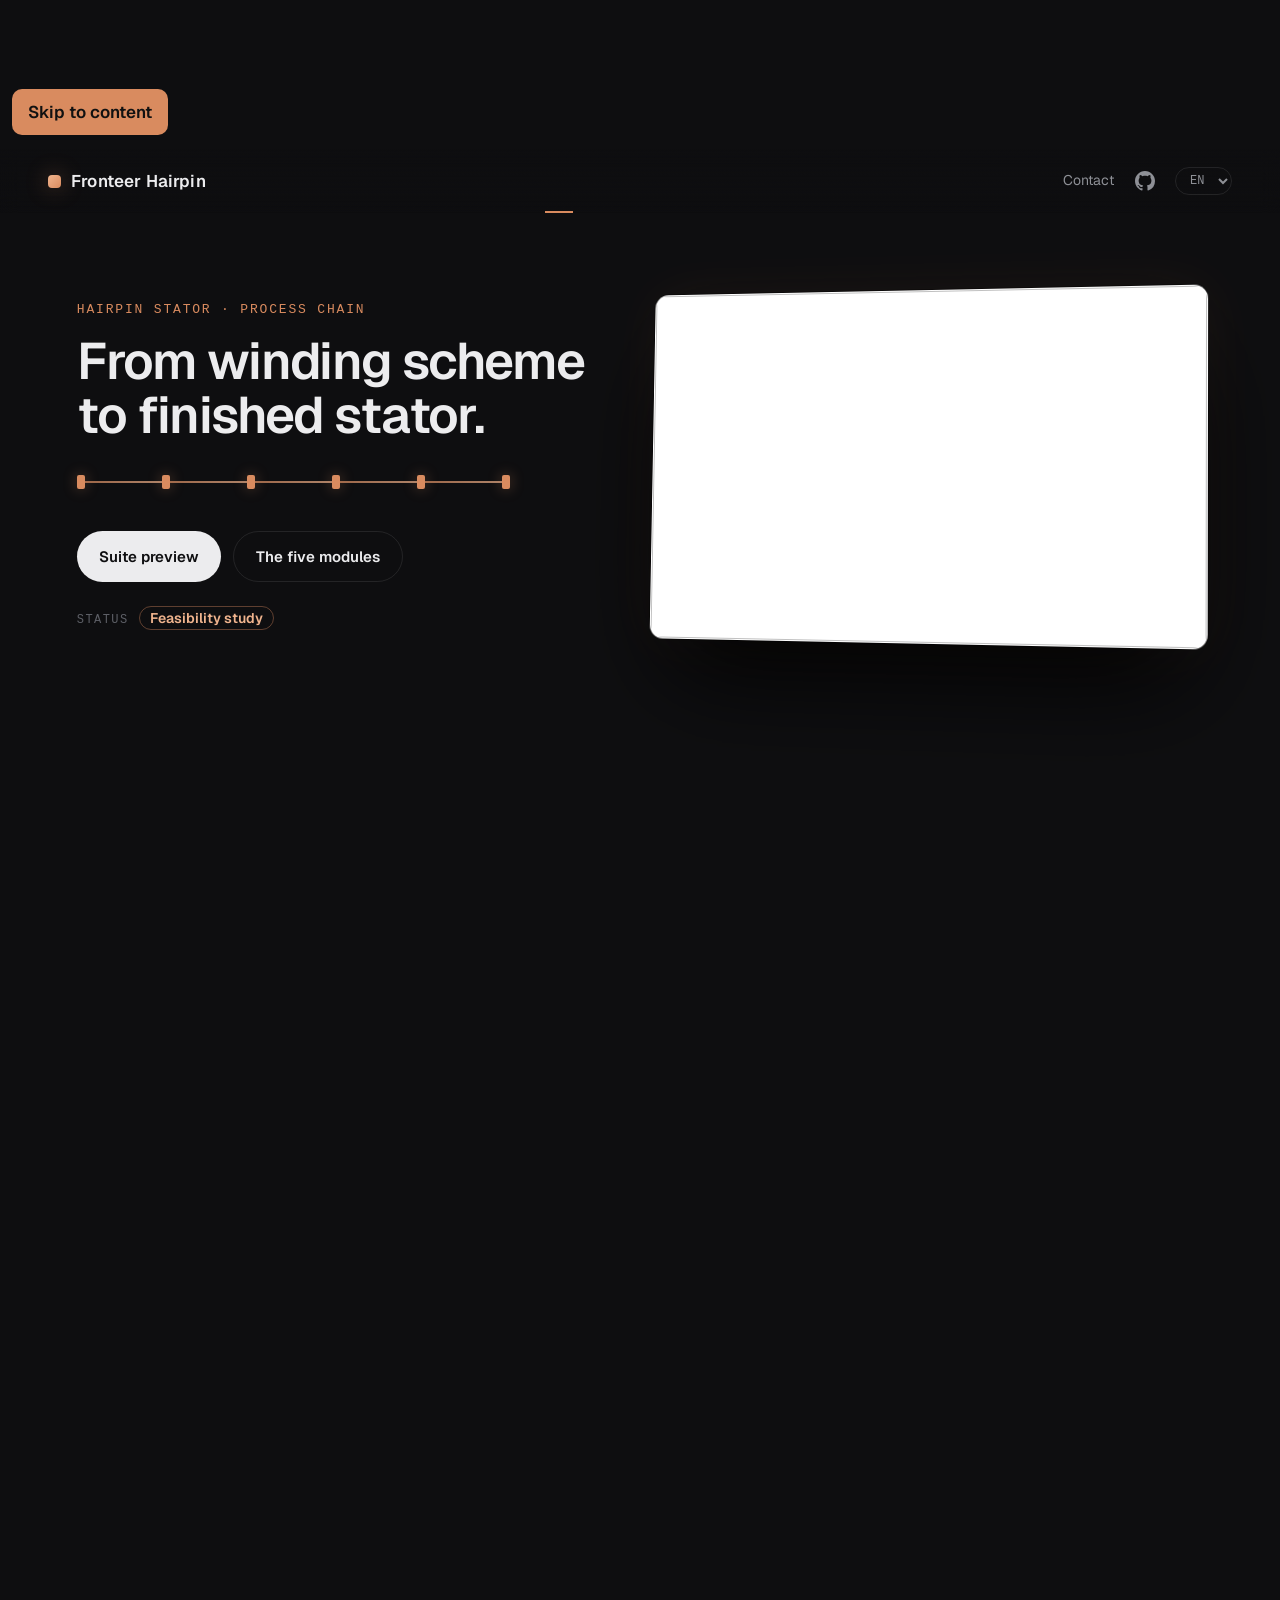
<file: site/index.html>
<!doctype html>
<html lang="en">
<head>
  <meta charset="utf-8">
  <meta name="viewport" content="width=device-width, initial-scale=1">
  <title>Fronteer Hairpin – end-winding optimization for hairpin stators</title>
  <meta name="description" content="Fronteer Hairpin: machine-learning optimization of hairpin winding end windings for electric motor stators. The shortest valid conductor for every basket, verified in CAD.">
  <meta name="keywords" content="hairpin winding, hairpin stator, end winding, electric motor, stator winding, Wickelkopf, Haarnadelwicklung, Flachdrahtwicklung, Bayesian optimization">
  <meta property="og:type" content="website">
  <meta property="og:site_name" content="Fronteer Lab">
  <meta property="og:title" content="Fronteer Hairpin – end-winding optimization for hairpin stators">
  <meta property="og:description" content="Machine-learning optimization of hairpin winding end windings for electric motor stators. The shortest valid conductor for every basket, verified in CAD.">
  <meta property="og:url" content="https://fronteerlab.com/">
  <meta property="og:image" content="https://fronteerlab.com/img/og.jpg">
  <link rel="canonical" href="https://fronteerlab.com/">
  <meta name="twitter:card" content="summary_large_image">
  <script type="application/ld+json">{"@context":"https://schema.org","@type":"SoftwareApplication","name":"Fronteer Hairpin","applicationCategory":"EngineeringApplication","description":"Machine-learning optimization of hairpin winding end windings for electric motor stators, verified in CAD."}</script>
  <meta name="theme-color" content="#0e0e10">
  <link rel="preload" href="assets/geist-latin-wght-normal.woff2" as="font" type="font/woff2" crossorigin>
  <link rel="stylesheet" href="site.css">
</head>
<body>
  <a class="skip" href="#top" data-i18n="skip">Skip to content</a>
  <header class="nav" id="nav">
    <a class="brand" href="#suite"><i></i><span translate="no">Fronteer Hairpin</span></a>
    <nav class="tabs" role="tablist" aria-label="Modules" data-i18n-aria="ar_mods">
      <a href="#suite" id="t-suite" role="tab" data-i18n="tab_suite" aria-selected="true"></a>
      <a href="#winding" id="t-winding" role="tab" data-i18n="tab_winding" aria-selected="false"></a>
      <a href="#forming" id="t-forming" role="tab" data-i18n="tab_forming" aria-selected="false"></a>
      <a href="#twist" id="t-twist" role="tab" data-i18n="tab_twist" aria-selected="false"></a>
      <a href="#busbar" id="t-busbar" role="tab" data-i18n="tab_busbar" aria-selected="false"></a>
      <a href="#manufacturing" id="t-manufacturing" role="tab" data-i18n="tab_mfg" aria-selected="false"></a>
    </nav>
    <nav class="util">
      <a href="mailto:contact@fronteerlab.com" id="navcontact" data-i18n="nav_contact">Contact</a>
      <a class="gh" href="https://github.com/Plantax/fronteer-hairpin-showcase" target="_blank" rel="noopener" aria-label="GitHub repository" data-i18n-aria="ar_gh" title="GitHub"><svg viewBox="0 0 16 16" aria-hidden="true"><path d="M8 0C3.58 0 0 3.58 0 8c0 3.54 2.29 6.53 5.47 7.59.4.07.55-.17.55-.38 0-.19-.01-.82-.01-1.49-2.01.37-2.53-.49-2.69-.94-.09-.23-.48-.94-.82-1.13-.28-.15-.68-.52-.01-.53.63-.01 1.08.58 1.23.82.72 1.21 1.87.87 2.33.66.07-.52.28-.87.51-1.07-1.78-.2-3.64-.89-3.64-3.95 0-.87.31-1.59.82-2.15-.08-.2-.36-1.02.08-2.12 0 0 .67-.21 2.2.82.64-.18 1.32-.27 2-.27.68 0 1.36.09 2 .27 1.53-1.04 2.2-.82 2.2-.82.44 1.1.16 1.92.08 2.12.51.56.82 1.27.82 2.15 0 3.07-1.87 3.75-3.65 3.95.29.25.54.73.54 1.48 0 1.07-.01 1.93-.01 2.2 0 .21.15.46.55.38A8.013 8.013 0 0016 8c0-4.42-3.58-8-8-8z"/></svg></a>
      <select id="lang" aria-label="Language" data-i18n-aria="ar_lang"><option value="en">EN</option><option value="de">DE</option></select>
    </nav>
  </header>

  <main id="top">
  <div class="tabpanel" id="p-suite" data-tab="suite" role="tabpanel" aria-labelledby="t-suite">
    <section class="hero shero">
      <div class="hero-copy">
        <p class="eyebrow" data-i18n="su_eyebrow">Hairpin stator · process chain</p>
        <h1 data-i18n="su_h1">From winding scheme<br>to finished stator.</h1>
        <p class="lead" data-i18n="su_lead"></p>
        <ol class="rail" aria-label="Process chain" data-i18n-aria="ar_chain"><li><a href="#winding"><i></i><b data-i18n="st1"></b><small data-i18n="st1_d"></small></a></li><li><a href="#forming"><i></i><b data-i18n="st2"></b><small data-i18n="st2_d"></small></a></li><li><a href="#twist"><i></i><b data-i18n="st3"></b><small data-i18n="st3_d"></small></a></li><li><a href="#twist"><i></i><b data-i18n="st4"></b><small data-i18n="st4_d"></small></a></li><li><a href="#busbar"><i></i><b data-i18n="st5"></b><small data-i18n="st5_d"></small></a></li><li><a href="#manufacturing"><i></i><b data-i18n="st6"></b><small data-i18n="st6_d"></small></a></li></ol>
        <div class="mod-cta"><a class="btn" href="suite/index.html" data-i18n="cta_suite">Suite preview</a><a class="btn ghost" href="#modules" data-i18n="cta_modules">The five modules</a></div>
        <p class="status"><span data-i18n="su_status_k">Status</span> <b data-i18n="su_status">Feasibility study</b> <span data-i18n="su_status_p"></span></p>
      </div>
      <figure class="shero-fig"><img data-img="su_full_stator" alt="" width="1600" height="1000"></figure>
    </section>
    <!-- 2b · Zwei Module -->
    <section class="modules reveal" id="modules">
      <p class="eyebrow" data-i18n="mod_eyebrow">Two modules</p>
      <h2 data-i18n="mod_h">From the best shape to a pin that can be made.</h2>
      <div class="mod-grid five">
        <article class="mod mod-n">
          <p class="mod-num"><span data-i18n="mod_label">Module</span> 1</p>
          <svg class="pic" viewBox="0 0 360 170" aria-hidden="true"><defs><linearGradient id="cuW" x1="0" y1="0" x2="0" y2="1"><stop offset="0" stop-color="#f6c9a8"/><stop offset=".45" stop-color="#d98b5f"/><stop offset="1" stop-color="#8a4a26"/></linearGradient><linearGradient id="stW" x1="0" y1="0" x2="1" y2="1"><stop offset="0" stop-color="#8d939e"/><stop offset=".5" stop-color="#4b505a"/><stop offset="1" stop-color="#2a2d34"/></linearGradient><radialGradient id="glW" cx=".5" cy=".5" r=".5"><stop offset="0" stop-color="#d98b5f" stop-opacity=".30"/><stop offset="1" stop-color="#d98b5f" stop-opacity="0"/></radialGradient></defs><ellipse cx="292" cy="156" rx="76" ry="9" fill="url(#glW)"/><g class="pc-grid"><circle cx="95" cy="88" r="60"/><circle cx="95" cy="88" r="31" opacity=".35"/></g><path d="M95.0 52.0 L95.0 36.0" stroke="#2a78d6" stroke-width="5.5" stroke-linecap="round"/><path d="M107.3 54.2 L112.8 39.1" stroke="#2a78d6" stroke-width="5.5" stroke-linecap="round"/><path d="M118.1 60.4 L128.4 48.2" stroke="#eb6834" stroke-width="5.5" stroke-linecap="round"/><path d="M126.2 70.0 L140.0 62.0" stroke="#eb6834" stroke-width="5.5" stroke-linecap="round"/><path d="M130.5 81.7 L146.2 79.0" stroke="#1baf7a" stroke-width="5.5" stroke-linecap="round"/><path d="M130.5 94.3 L146.2 97.0" stroke="#1baf7a" stroke-width="5.5" stroke-linecap="round"/><path d="M126.2 106.0 L140.0 114.0" stroke="#2a78d6" stroke-width="5.5" stroke-linecap="round"/><path d="M118.1 115.6 L128.4 127.8" stroke="#2a78d6" stroke-width="5.5" stroke-linecap="round"/><path d="M107.3 121.8 L112.8 136.9" stroke="#eb6834" stroke-width="5.5" stroke-linecap="round"/><path d="M95.0 124.0 L95.0 140.0" stroke="#eb6834" stroke-width="5.5" stroke-linecap="round"/><path d="M82.7 121.8 L77.2 136.9" stroke="#1baf7a" stroke-width="5.5" stroke-linecap="round"/><path d="M71.9 115.6 L61.6 127.8" stroke="#1baf7a" stroke-width="5.5" stroke-linecap="round"/><path d="M63.8 106.0 L50.0 114.0" stroke="#2a78d6" stroke-width="5.5" stroke-linecap="round"/><path d="M59.5 94.3 L43.8 97.0" stroke="#2a78d6" stroke-width="5.5" stroke-linecap="round"/><path d="M59.5 81.7 L43.8 79.0" stroke="#eb6834" stroke-width="5.5" stroke-linecap="round"/><path d="M63.8 70.0 L50.0 62.0" stroke="#eb6834" stroke-width="5.5" stroke-linecap="round"/><path d="M71.9 60.4 L61.6 48.2" stroke="#1baf7a" stroke-width="5.5" stroke-linecap="round"/><path d="M82.7 54.2 L77.2 39.1" stroke="#1baf7a" stroke-width="5.5" stroke-linecap="round"/><path d="M46.5 60.0 A70 70 0 0 1 143.5 60.0" class="pc-curve"/><path d="M143.5 60.0 A70 70 0 0 1 95.0 144.0" class="pc-ghost"/><circle cx="46.5" cy="60.0" r="3" style="fill:#f0b48e;stroke:#131316;stroke-width:1.4"/><circle cx="143.5" cy="60.0" r="3" style="fill:#f0b48e;stroke:#131316;stroke-width:1.4"/><circle cx="95.0" cy="144.0" r="3" style="fill:#f0b48e;stroke:#131316;stroke-width:1.4"/><path d="M184 85 H206" class="pc-arrow"/><path d="M200 79 L207 85 L200 91" class="pc-arrow"/><path d="M244.2 122.0 V87.2 Q244.2 76.0 252.2 72.0 Q260.2 76.0 260.2 87.2 V122.0" fill="none" stroke="#5a2f17" stroke-width="8" stroke-linecap="round" stroke-linejoin="round"/><path d="M244.2 122.0 V87.2 Q244.2 76.0 252.2 72.0 Q260.2 76.0 260.2 87.2 V122.0" fill="none" stroke="url(#cuW)" stroke-width="6" stroke-linecap="round" stroke-linejoin="round"/><path d="M244.2 122.0 V87.2 Q244.2 76.0 252.2 72.0 Q260.2 76.0 260.2 87.2 V122.0" class="pc-p2"/><path d="M261.0 117.6 V82.8 Q261.0 71.6 269.0 67.6 Q277.0 71.6 277.0 82.8 V117.6" fill="none" stroke="#5a2f17" stroke-width="8" stroke-linecap="round" stroke-linejoin="round"/><path d="M261.0 117.6 V82.8 Q261.0 71.6 269.0 67.6 Q277.0 71.6 277.0 82.8 V117.6" fill="none" stroke="url(#cuW)" stroke-width="6" stroke-linecap="round" stroke-linejoin="round"/><path d="M261.0 117.6 V82.8 Q261.0 71.6 269.0 67.6 Q277.0 71.6 277.0 82.8 V117.6" class="pc-p2"/><path d="M284.0 116.0 V81.2 Q284.0 70.0 292.0 66.0 Q300.0 70.0 300.0 81.2 V116.0" fill="none" stroke="#5a2f17" stroke-width="8" stroke-linecap="round" stroke-linejoin="round"/><path d="M284.0 116.0 V81.2 Q284.0 70.0 292.0 66.0 Q300.0 70.0 300.0 81.2 V116.0" fill="none" stroke="url(#cuW)" stroke-width="6" stroke-linecap="round" stroke-linejoin="round"/><path d="M284.0 116.0 V81.2 Q284.0 70.0 292.0 66.0 Q300.0 70.0 300.0 81.2 V116.0" class="pc-p2"/><path d="M307.0 117.6 V82.8 Q307.0 71.6 315.0 67.6 Q323.0 71.6 323.0 82.8 V117.6" fill="none" stroke="#5a2f17" stroke-width="8" stroke-linecap="round" stroke-linejoin="round"/><path d="M307.0 117.6 V82.8 Q307.0 71.6 315.0 67.6 Q323.0 71.6 323.0 82.8 V117.6" fill="none" stroke="url(#cuW)" stroke-width="6" stroke-linecap="round" stroke-linejoin="round"/><path d="M307.0 117.6 V82.8 Q307.0 71.6 315.0 67.6 Q323.0 71.6 323.0 82.8 V117.6" class="pc-p2"/><path d="M323.8 122.0 V87.2 Q323.8 76.0 331.8 72.0 Q339.8 76.0 339.8 87.2 V122.0" fill="none" stroke="#5a2f17" stroke-width="8" stroke-linecap="round" stroke-linejoin="round"/><path d="M323.8 122.0 V87.2 Q323.8 76.0 331.8 72.0 Q339.8 76.0 339.8 87.2 V122.0" fill="none" stroke="url(#cuW)" stroke-width="6" stroke-linecap="round" stroke-linejoin="round"/><path d="M323.8 122.0 V87.2 Q323.8 76.0 331.8 72.0 Q339.8 76.0 339.8 87.2 V122.0" class="pc-p2"/><ellipse cx="292" cy="128" rx="58" ry="16" fill="url(#stW)" stroke="#9aa0ab" stroke-width="1.2"/><path d="M234 128 V142 A58 16 0 0 0 350 142 V128" fill="#23252b" stroke="#6c727d" stroke-width="1"/><ellipse cx="292" cy="128" rx="34" ry="9" fill="#131316" stroke="#6c727d" stroke-width="1"/><path d="M324.4 135.2 V95.8 Q324.4 83.2 333.4 78.7 Q342.4 83.2 342.4 95.8 V135.2" fill="none" stroke="#5a2f17" stroke-width="10" stroke-linecap="round" stroke-linejoin="round"/><path d="M324.4 135.2 V95.8 Q324.4 83.2 333.4 78.7 Q342.4 83.2 342.4 95.8 V135.2" fill="none" stroke="url(#cuW)" stroke-width="7.5" stroke-linecap="round" stroke-linejoin="round"/><path d="M324.4 135.2 V95.8 Q324.4 83.2 333.4 78.7 Q342.4 83.2 342.4 95.8 V135.2" class="pc-p2"/><path d="M299.8 141.2 V101.8 Q299.8 89.2 308.8 84.7 Q317.8 89.2 317.8 101.8 V141.2" fill="none" stroke="#5a2f17" stroke-width="10" stroke-linecap="round" stroke-linejoin="round"/><path d="M299.8 141.2 V101.8 Q299.8 89.2 308.8 84.7 Q317.8 89.2 317.8 101.8 V141.2" fill="none" stroke="url(#cuW)" stroke-width="7.5" stroke-linecap="round" stroke-linejoin="round"/><path d="M299.8 141.2 V101.8 Q299.8 89.2 308.8 84.7 Q317.8 89.2 317.8 101.8 V141.2" class="pc-p2"/><path d="M266.2 141.2 V101.8 Q266.2 89.2 275.2 84.7 Q284.2 89.2 284.2 101.8 V141.2" fill="none" stroke="#5a2f17" stroke-width="10" stroke-linecap="round" stroke-linejoin="round"/><path d="M266.2 141.2 V101.8 Q266.2 89.2 275.2 84.7 Q284.2 89.2 284.2 101.8 V141.2" fill="none" stroke="url(#cuW)" stroke-width="7.5" stroke-linecap="round" stroke-linejoin="round"/><path d="M266.2 141.2 V101.8 Q266.2 89.2 275.2 84.7 Q284.2 89.2 284.2 101.8 V141.2" class="pc-p2"/><path d="M241.6 135.2 V95.8 Q241.6 83.2 250.6 78.7 Q259.6 83.2 259.6 95.8 V135.2" fill="none" stroke="#5a2f17" stroke-width="10" stroke-linecap="round" stroke-linejoin="round"/><path d="M241.6 135.2 V95.8 Q241.6 83.2 250.6 78.7 Q259.6 83.2 259.6 95.8 V135.2" fill="none" stroke="url(#cuW)" stroke-width="7.5" stroke-linecap="round" stroke-linejoin="round"/><path d="M241.6 135.2 V95.8 Q241.6 83.2 250.6 78.7 Q259.6 83.2 259.6 95.8 V135.2" class="pc-p2"/></svg>
          <h3 data-i18n="mod_winding_h"></h3>
          <p class="mod-lead" data-i18n="mod_winding_p"></p>
          <ul><li data-i18n="mod_winding_l1"></li><li data-i18n="mod_winding_l2"></li><li data-i18n="mod_winding_l3"></li></ul>
          <div class="mod-cta"><a class="btn" href="suite/index.html#s=0" data-i18n="cta_suite_view">Open in the suite preview</a><a class="btn ghost" href="#winding" data-i18n="cta_how">How it works</a></div>
        </article>
        <article class="mod">
          <p class="mod-num"><span data-i18n="mod_label">Module</span> 2</p>
          <svg class="pic" viewBox="0 0 360 170" aria-hidden="true">
<defs>
<linearGradient id="cuG" x1="0" y1="0" x2="0" y2="1"><stop offset="0" stop-color="#f6c9a8"/><stop offset=".45" stop-color="#d98b5f"/><stop offset="1" stop-color="#8a4a26"/></linearGradient>
<radialGradient id="glow1" cx=".5" cy=".5" r=".5"><stop offset="0" stop-color="#d98b5f" stop-opacity=".30"/><stop offset="1" stop-color="#d98b5f" stop-opacity="0"/></radialGradient>
</defs>
<g class="pc-grid"><path d="M14 20 V150 H176"/><path d="M14 50 H176 M14 85 H176 M14 120 H176" opacity=".35"/></g>
<path d="M14.0 52.0 C17.7 50.7 28.7 41.7 36.0 44.0 C43.3 46.3 50.7 56.0 58.0 66.0 C65.3 76.0 73.0 94.7 80.0 104.0 C87.0 113.3 93.0 120.3 100.0 122.0 C107.0 123.7 114.7 119.3 122.0 114.0 C129.3 108.7 137.7 98.0 144.0 90.0 C150.3 82.0 155.3 71.7 160.0 66.0 C164.7 60.3 170.0 57.7 172.0 56.0" class="pc-band"/>
<path d="M14.0 52.0 C17.7 50.7 28.7 41.7 36.0 44.0 C43.3 46.3 50.7 56.0 58.0 66.0 C65.3 76.0 73.0 94.7 80.0 104.0 C87.0 113.3 93.0 120.3 100.0 122.0 C107.0 123.7 114.7 119.3 122.0 114.0 C129.3 108.7 137.7 98.0 144.0 90.0 C150.3 82.0 155.3 71.7 160.0 66.0 C164.7 60.3 170.0 57.7 172.0 56.0" class="pc-curve"/>
<circle cx="36" cy="44" r="3.6" class="pc-s"/><circle cx="58" cy="66" r="3.6" class="pc-s"/><circle cx="100" cy="122" r="3.6" class="pc-s"/><circle cx="144" cy="90" r="3.6" class="pc-s"/><circle cx="160" cy="66" r="3.6" class="pc-s"/>
<circle cx="100" cy="122" r="9" class="pc-opt"/><circle cx="100" cy="122" r="3.4" class="pc-optc"/>
<path d="M184 85 H206" class="pc-arrow"/><path d="M200 79 L207 85 L200 91" class="pc-arrow"/>
<ellipse cx="294" cy="152" rx="62" ry="8" fill="url(#glow1)"/>
<g class="pc-pin2" transform="translate(-15 7)"><path d="M244 148 L244 104 Q244 96 250 92 L282 70 Q286 67 291 67 L296 67 C302 67 302 59 308 59 L313 59 Q318 59 322 62 L346 80 Q354 86 354 98 L354 148"/></g>
<g class="pc-pin"><path d="M244 148 L244 104 Q244 96 250 92 L282 70 Q286 67 291 67 L296 67 C302 67 302 59 308 59 L313 59 Q318 59 322 62 L346 80 Q354 86 354 98 L354 148" class="pc-p0"/><path d="M244 148 L244 104 Q244 96 250 92 L282 70 Q286 67 291 67 L296 67 C302 67 302 59 308 59 L313 59 Q318 59 322 62 L346 80 Q354 86 354 98 L354 148" class="pc-p1"/><path d="M244 148 L244 104 Q244 96 250 92 L282 70 Q286 67 291 67 L296 67 C302 67 302 59 308 59 L313 59 Q318 59 322 62 L346 80 Q354 86 354 98 L354 148" class="pc-p2"/></g>
<path d="M229 112 H244" class="pc-dim"/><path d="M229 108 v8 M244 108 v8" class="pc-dim"/>
</svg>
          <h3 data-i18n="mod1_h">Hairpin generation</h3>
          <p class="mod-lead" data-i18n="mod1_p">Finds the shortest end-winding shape that meets every requirement. Machine learning, verified in CAD.</p>
          <ul><li data-i18n="mod1_l1">Bayesian optimization of the 3D conductor</li><li data-i18n="mod1_l2">Clearance, bend radius, installation space, insertion sequence</li><li data-i18n="mod1_l3">Complete stator, basket by basket</li></ul>
          <div class="mod-cta"><a class="btn" href="suite/index.html#s=1&amp;t=2" data-i18n="mod1_cta">Open the app</a><a class="btn ghost" href="#story" data-i18n="cta_how">How it works</a></div>
        </article>
        <article class="mod mod-n">
          <p class="mod-num"><span data-i18n="mod_label">Module</span> 3</p>
          <svg class="pic" viewBox="0 0 360 170" aria-hidden="true"><defs><linearGradient id="cuT" x1="0" y1="0" x2="0" y2="1"><stop offset="0" stop-color="#f6c9a8"/><stop offset=".45" stop-color="#d98b5f"/><stop offset="1" stop-color="#8a4a26"/></linearGradient><linearGradient id="stT" x1="0" y1="0" x2="1" y2="1"><stop offset="0" stop-color="#8d939e"/><stop offset=".5" stop-color="#4b505a"/><stop offset="1" stop-color="#2a2d34"/></linearGradient><radialGradient id="glT" cx=".5" cy=".5" r=".5"><stop offset="0" stop-color="#d98b5f" stop-opacity=".30"/><stop offset="1" stop-color="#d98b5f" stop-opacity="0"/></radialGradient></defs><ellipse cx="285" cy="156" rx="74" ry="9" fill="url(#glT)"/><g class="pc-grid"><circle cx="95" cy="88" r="62"/><circle cx="95" cy="88" r="30" opacity=".35"/></g><path d="M47 52 A58 58 0 0 1 143 52" class="pc-curve"/><path d="M134 44 L144 53 L131 56" class="pc-curve"/><path d="M136 120 A46 46 0 0 1 54 120" class="pc-curve" style="stroke:#d98b5f"/><path d="M63 128 L53 120 L66 115" class="pc-curve" style="stroke:#d98b5f"/><circle cx="95.0" cy="30.0" r="4" style="fill:#f0b48e;stroke:#131316;stroke-width:1.4"/><circle cx="95.0" cy="134.0" r="4" style="fill:#d98b5f;stroke:#131316;stroke-width:1.4"/><text x="80" y="93" class="pc-t2">L1 · L2</text><path d="M184 85 H206" class="pc-arrow"/><path d="M200 79 L207 85 L200 91" class="pc-arrow"/><path d="M262 150 V114 C262 98 270 90 278 78" class="pc-pin2" style="fill:none;stroke:#6b4330;stroke-width:8;opacity:.6"/><path d="M308 150 V114 C308 98 300 90 292 78" style="fill:none;stroke:#6b4330;stroke-width:8;opacity:.6"/><rect x="224" y="140" width="122" height="16" rx="3" fill="url(#stT)" stroke="#6c727d" stroke-width="1"/><path d="M246 150 V114 C246 96 260 88 275 68 L279 40" fill="none" stroke="#5a2f17" stroke-width="12" stroke-linecap="round" stroke-linejoin="round"/><path d="M246 150 V114 C246 96 260 88 275 68 L279 40" fill="none" stroke="url(#cuT)" stroke-width="9" stroke-linecap="round" stroke-linejoin="round"/><path d="M246 150 V114 C246 96 260 88 275 68 L279 40" class="pc-p2"/><path d="M324 150 V114 C324 96 308 88 293 68 L289 40" fill="none" stroke="#5a2f17" stroke-width="12" stroke-linecap="round" stroke-linejoin="round"/><path d="M324 150 V114 C324 96 308 88 293 68 L289 40" fill="none" stroke="url(#cuT)" stroke-width="9" stroke-linecap="round" stroke-linejoin="round"/><path d="M324 150 V114 C324 96 308 88 293 68 L289 40" class="pc-p2"/><circle cx="284" cy="38" r="10" class="pc-opt"/><circle cx="284" cy="38" r="3.6" class="pc-optc"/></svg>
          <h3 data-i18n="mod_twist_h"></h3>
          <p class="mod-lead" data-i18n="mod_twist_p"></p>
          <ul><li data-i18n="mod_twist_l1"></li><li data-i18n="mod_twist_l2"></li><li data-i18n="mod_twist_l3"></li></ul>
          <div class="mod-cta"><a class="btn" href="suite/index.html#s=2" data-i18n="cta_suite_view">Open in the suite preview</a><a class="btn ghost" href="#twist" data-i18n="cta_how">How it works</a></div>
        </article>
        <article class="mod mod-n">
          <p class="mod-num"><span data-i18n="mod_label">Module</span> 4</p>
          <svg class="pic" viewBox="0 0 360 170" aria-hidden="true"><defs><linearGradient id="cuB" x1="0" y1="0" x2="0" y2="1"><stop offset="0" stop-color="#f6c9a8"/><stop offset=".45" stop-color="#d98b5f"/><stop offset="1" stop-color="#8a4a26"/></linearGradient><linearGradient id="stB" x1="0" y1="0" x2="1" y2="1"><stop offset="0" stop-color="#8d939e"/><stop offset=".5" stop-color="#4b505a"/><stop offset="1" stop-color="#2a2d34"/></linearGradient><radialGradient id="glB" cx=".5" cy=".5" r=".5"><stop offset="0" stop-color="#d98b5f" stop-opacity=".30"/><stop offset="1" stop-color="#d98b5f" stop-opacity="0"/></radialGradient></defs><ellipse cx="290" cy="156" rx="76" ry="9" fill="url(#glB)"/><g class="pc-grid"><path d="M17 142 A78 78 0 0 1 173 142"/><path d="M57 142 A38 38 0 0 1 133 142" opacity=".35"/></g><circle cx="49.9" cy="125.6" r="2.4" style="fill:#8e9096;stroke:#131316;stroke-width:1.4"/><circle cx="58.2" cy="111.1" r="2.4" style="fill:#8e9096;stroke:#131316;stroke-width:1.4"/><circle cx="71.0" cy="100.4" r="2.4" style="fill:#8e9096;stroke:#131316;stroke-width:1.4"/><circle cx="86.7" cy="94.7" r="2.4" style="fill:#8e9096;stroke:#131316;stroke-width:1.4"/><circle cx="103.3" cy="94.7" r="2.4" style="fill:#8e9096;stroke:#131316;stroke-width:1.4"/><circle cx="119.0" cy="100.4" r="2.4" style="fill:#8e9096;stroke:#131316;stroke-width:1.4"/><circle cx="131.8" cy="111.1" r="2.4" style="fill:#8e9096;stroke:#131316;stroke-width:1.4"/><circle cx="140.1" cy="125.6" r="2.4" style="fill:#8e9096;stroke:#131316;stroke-width:1.4"/><circle cx="34.9" cy="120.1" r="2.4" style="fill:#8e9096;stroke:#131316;stroke-width:1.4"/><circle cx="46.0" cy="100.9" r="2.4" style="fill:#8e9096;stroke:#131316;stroke-width:1.4"/><circle cx="63.0" cy="86.6" r="2.4" style="fill:#8e9096;stroke:#131316;stroke-width:1.4"/><circle cx="83.9" cy="79.0" r="2.4" style="fill:#8e9096;stroke:#131316;stroke-width:1.4"/><circle cx="106.1" cy="79.0" r="2.4" style="fill:#8e9096;stroke:#131316;stroke-width:1.4"/><circle cx="127.0" cy="86.6" r="2.4" style="fill:#8e9096;stroke:#131316;stroke-width:1.4"/><circle cx="144.0" cy="100.9" r="2.4" style="fill:#8e9096;stroke:#131316;stroke-width:1.4"/><circle cx="155.1" cy="120.1" r="2.4" style="fill:#8e9096;stroke:#131316;stroke-width:1.4"/><path d="M34.9 120.1 A72 72 0 0 1 95.0 70" style="fill:none;stroke:#2a78d6;stroke-width:5;stroke-linecap:round"/><path d="M103.0 86 A56 56 0 0 1 131.8 111.1" style="fill:none;stroke:#eb6834;stroke-width:5;stroke-linecap:round"/><path d="M30 112 A72 72 0 0 1 60 76" style="fill:none;stroke:#1baf7a;stroke-width:5;stroke-linecap:round;opacity:.9"/><path d="M184 85 H206" class="pc-arrow"/><path d="M200 79 L207 85 L200 91" class="pc-arrow"/><rect x="224" y="148" width="124" height="10" rx="3" fill="url(#stB)" stroke="#6c727d" stroke-width="1"/><path d="M238 150 V118" fill="none" stroke="#5a2f17" stroke-width="8" stroke-linecap="round" stroke-linejoin="round"/><path d="M238 150 V118" fill="none" stroke="url(#cuB)" stroke-width="6" stroke-linecap="round" stroke-linejoin="round"/><path d="M238 150 V118" class="pc-p2"/><path d="M260 150 V102" fill="none" stroke="#5a2f17" stroke-width="8" stroke-linecap="round" stroke-linejoin="round"/><path d="M260 150 V102" fill="none" stroke="url(#cuB)" stroke-width="6" stroke-linecap="round" stroke-linejoin="round"/><path d="M260 150 V102" class="pc-p2"/><path d="M282 150 V86" fill="none" stroke="#5a2f17" stroke-width="8" stroke-linecap="round" stroke-linejoin="round"/><path d="M282 150 V86" fill="none" stroke="url(#cuB)" stroke-width="6" stroke-linecap="round" stroke-linejoin="round"/><path d="M282 150 V86" class="pc-p2"/><path d="M304 150 V118" fill="none" stroke="#5a2f17" stroke-width="8" stroke-linecap="round" stroke-linejoin="round"/><path d="M304 150 V118" fill="none" stroke="url(#cuB)" stroke-width="6" stroke-linecap="round" stroke-linejoin="round"/><path d="M304 150 V118" class="pc-p2"/><path d="M326 150 V102" fill="none" stroke="#5a2f17" stroke-width="8" stroke-linecap="round" stroke-linejoin="round"/><path d="M326 150 V102" fill="none" stroke="url(#cuB)" stroke-width="6" stroke-linecap="round" stroke-linejoin="round"/><path d="M326 150 V102" class="pc-p2"/><rect x="232" y="118" width="78" height="9" rx="2" fill="url(#cuB)" stroke="#5a2f17" stroke-width="1.6"/><path d="M235 120 H307" stroke="#fbe0c8" stroke-width="1.4" opacity=".8"/><rect x="232" y="118" width="5" height="9" rx="1.5" fill="#2a78d6"/><rect x="254" y="102" width="78" height="9" rx="2" fill="url(#cuB)" stroke="#5a2f17" stroke-width="1.6"/><path d="M257 104 H329" stroke="#fbe0c8" stroke-width="1.4" opacity=".8"/><rect x="254" y="102" width="5" height="9" rx="1.5" fill="#eb6834"/><rect x="276" y="86" width="70" height="9" rx="2" fill="url(#cuB)" stroke="#5a2f17" stroke-width="1.6"/><path d="M279 88 H343" stroke="#fbe0c8" stroke-width="1.4" opacity=".8"/><rect x="276" y="86" width="5" height="9" rx="1.5" fill="#1baf7a"/><rect x="334" y="62" width="22" height="18" rx="3" fill="url(#stB)" stroke="#9aa0ab" stroke-width="1"/><path d="M342 80 V86" style="stroke:#d98b5f;stroke-width:5"/></svg>
          <h3 data-i18n="mod_busbar_h"></h3>
          <p class="mod-lead" data-i18n="mod_busbar_p"></p>
          <ul><li data-i18n="mod_busbar_l1"></li><li data-i18n="mod_busbar_l2"></li><li data-i18n="mod_busbar_l3"></li></ul>
          <div class="mod-cta"><a class="btn" href="suite/index.html#s=4" data-i18n="cta_suite_view">Open in the suite preview</a><a class="btn ghost" href="#busbar" data-i18n="cta_how">How it works</a></div>
        </article>
        <article class="mod mod-b">
          <p class="mod-num"><span data-i18n="mod_label">Module</span> 5</p>
          <svg class="pic" viewBox="0 0 360 170" aria-hidden="true">
<defs>
<linearGradient id="stG" x1="0" y1="0" x2="1" y2="1"><stop offset="0" stop-color="#8d939e"/><stop offset=".5" stop-color="#4b505a"/><stop offset="1" stop-color="#2a2d34"/></linearGradient>
<linearGradient id="stS" x1="0" y1="0" x2="0" y2="1"><stop offset="0" stop-color="#3d414a"/><stop offset="1" stop-color="#1c1e23"/></linearGradient>
<radialGradient id="glow2" cx=".5" cy=".5" r=".5"><stop offset="0" stop-color="#d98b5f" stop-opacity=".28"/><stop offset="1" stop-color="#d98b5f" stop-opacity="0"/></radialGradient>
</defs>
<ellipse cx="96" cy="150" rx="70" ry="9" fill="url(#glow2)"/>
<circle cx="96" cy="108" r="34" fill="url(#stS)"/><rect x="62" y="84" width="68" height="24" fill="url(#stS)" opacity="0"/>
<circle cx="96" cy="98" r="34" fill="url(#stG)" stroke="#9aa0ab" stroke-width="1.2"/>
<circle cx="96" cy="98" r="9" fill="#23252b" stroke="#6c727d" stroke-width="1"/>
<rect x="132" y="104" width="22" height="46" rx="3" fill="url(#stS)" stroke="#6c727d" stroke-width="1"/>
<path d="M126 150 V98 A30 30 0 0 0 96 68 H58" class="pc-w0"/><path d="M126 150 V98 A30 30 0 0 0 96 68 H58" class="pc-w1"/><path d="M126 150 V98 A30 30 0 0 0 96 68 H58" class="pc-w2"/>
<path d="M126 98 A30 30 0 0 0 100 68.2 L64 62" class="pc-ghost"/>
<path d="M126 98 A30 30 0 0 0 126 98" class="pc-ghost"/>
<path d="M104 90 A24 24 0 0 1 120 98" class="pc-ang" opacity="0"/>
<text x="88" y="132" class="pc-t">α</text>
<path d="M184 85 H206" class="pc-arrow"/><path d="M200 79 L207 85 L200 91" class="pc-arrow"/>
<g class="pc-grid"><path d="M214 20 V84 H350"/></g>
<path d="M216 74 C236 66 246 44 266 40 S316 30 348 26" class="pc-tgt"/>
<path d="M216 76 C238 70 244 50 268 44 S312 38 348 32" class="pc-curve"/>
<path d="M240 59 v-8 M266 43 v-5 M296 38 v-9 M324 36 v-8" class="pc-dev"/>
<g class="pc-bars"><rect x="216" y="116" width="9" height="22" rx="2"/><rect x="230" y="106" width="9" height="32" rx="2"/><rect x="244" y="124" width="9" height="14" rx="2"/><rect x="258" y="112" width="9" height="26" rx="2"/><rect x="272" y="96" width="9" height="42" rx="2"/><rect x="286" y="120" width="9" height="18" rx="2"/><rect x="300" y="108" width="9" height="30" rx="2"/><rect x="314" y="124" width="9" height="14" rx="2"/><rect x="328" y="100" width="9" height="38" rx="2"/></g>
<path d="M214 138 H350" class="pc-base"/>
<text x="216" y="156" class="pc-t2">L · τ · ψ · α</text>
</svg>
          <h3 data-i18n="mod2_h">Manufacturing</h3>
          <p class="mod-lead" data-i18n="mod2_p">Turns the optimized pin into a bend program and shows what the wire goes through, including springback.</p>
          <ul><li data-i18n="mod2_l1">Bend program from the 3D centreline: feed, twist, plane, bend</li><li data-i18n="mod2_l2">Stress-strain curve and springback, live with the material</li><li data-i18n="mod2_l3">0.9 to 1.2 mm from the target curve with 20 bends</li></ul>
          <div class="mod-cta"><a class="btn" href="suite/index.html#s=5&amp;t=2" data-i18n="mod2_cta">Open the app</a><a class="btn ghost" href="#mfg" data-i18n="cta_how">How it works</a></div>
        </article>
      </div>
      <p class="mod-note" data-i18n="mod_note">Both modules use the same pin. Material and machine values in the manufacturing module are assumptions, not measured machine data.</p>
    </section>
    <section class="shots">
      <h2 class="reveal" data-i18n="sus_h"></h2>
      <div class="shot-item reveal">
        <figure class="tilt" data-tilt="-1"><img data-img="sp_m_stator_meaning" alt="" width="1600" height="841" loading="lazy"></figure>
        <div class="shot-copy"><p class="num">01</p><h3 data-i18n="sus1_h"></h3><p data-i18n="sus1_p"></p></div>
      </div>
      <div class="shot-item rev reveal">
        <figure class="tilt" data-tilt="1"><img data-img="sp_m_seq" alt="" width="1600" height="841" loading="lazy"></figure>
        <div class="shot-copy"><p class="num">02</p><h3 data-i18n="sus2_h"></h3><p data-i18n="sus2_p"></p></div>
      </div>
      <div class="shot-item reveal">
        <figure class="tilt" data-tilt="-1"><img data-img="sp_b_all" alt="" width="1600" height="841" loading="lazy"></figure>
        <div class="shot-copy"><p class="num">03</p><h3 data-i18n="sus3_h"></h3><p data-i18n="sus3_p"></p></div>
      </div>
    </section>
    <section class="demo reveal">
      <div class="demo-copy">
        <h2 data-i18n="su_dh"></h2>
        <p data-i18n="su_dp"></p>
        <a class="btn" href="suite/index.html#s=0" target="_blank" rel="noopener" data-i18n="embed_full">Full screen</a>
      </div>
      <figure class="tilt big" data-tilt="1"><img data-img="sp_m_stator" alt="" width="1600" height="841" loading="lazy"></figure>
    </section>
    <!-- 7 · Ausblick -->
    <section class="outlook reveal" id="outlook">
      <p class="eyebrow" data-i18n="o_tag"></p>
      <h2 data-i18n="o_h"></h2>
      <p class="lead" data-i18n="o_p"></p>
      <div class="o-cards">
        <article class="o-card">
          <svg viewBox="0 0 160 90" aria-hidden="true"><path class="o-a" d="M30 84 V44 L52 12"/><path class="o-a" d="M70 84 V44 L48 12"/><path class="o-b" d="M100 84 V44 L122 12"/><path class="o-b" d="M140 84 V44 L118 12"/><path class="o-w" d="M122 12 l-4 0"/></svg>
          <h3 data-i18n="o1_h"></h3><p data-i18n="o1_p"></p>
        </article>
        <article class="o-card">
          <svg viewBox="0 0 160 90" aria-hidden="true"><ellipse class="o-a" cx="80" cy="48" rx="56" ry="26"/><ellipse class="o-b" cx="80" cy="48" rx="40" ry="18"/><path class="o-a" d="M24 48 v-20 M136 48 v-20"/><path class="o-b" d="M80 30 v-18"/></svg>
          <h3 data-i18n="o2_h"></h3><p data-i18n="o2_p"></p>
        </article>
        <article class="o-card">
          <svg viewBox="0 0 160 90" aria-hidden="true"><path class="o-a" d="M24 84 V10"/><path class="o-b" d="M62 84 V30 Q62 10 82 10 H100 Q120 10 120 30 V84"/><path class="o-a" d="M140 84 V34 L128 50"/></svg>
          <h3 data-i18n="o3_h"></h3><p data-i18n="o3_p"></p>
        </article>
      </div>
    </section>
  </div>
  <div class="tabpanel" id="p-winding" data-tab="winding" role="tabpanel" aria-labelledby="t-winding" hidden>
    <section class="chapter split reveal" id="winding-scheme">
      <div class="chap-copy">
        <p class="chap-k"><span data-i18n="mod_label">Module</span> 1</p>
        <h2 data-i18n="cw_h"></h2>
        <p class="lead" data-i18n="cw_p"></p>
      </div>
      <div class="chap-ill"><svg class="ill" viewBox="0 0 300 110" role="img" aria-hidden="true"><path d="M40 92 V52 Q40 26 63 22 Q86 26 86 52 V92" fill="none" stroke="#d98b5f" stroke-width="7" stroke-linecap="round"/><path d="M86 92 V52 Q86 26 109 22 Q132 26 132 52 V92" fill="none" stroke="#d98b5f" stroke-width="7" stroke-linecap="round"/><path d="M132 92 V52 Q132 26 155 22 Q178 26 178 52 V92" fill="none" stroke="#d98b5f" stroke-width="7" stroke-linecap="round"/><path d="M178 92 V52 Q178 26 201 22 Q224 26 224 52 V92" fill="none" stroke="#d98b5f" stroke-width="7" stroke-linecap="round"/><path d="M224 92 V52 Q224 26 247 22 Q270 26 270 52 V92" fill="none" stroke="#d98b5f" stroke-width="7" stroke-linecap="round"/><path d="M30 96 H270" stroke="rgba(255,255,255,.12)"/><text x="150.0" y="108.0" font-size="11" text-anchor="middle" fill="#f0b48e" font-weight="400">y = 9</text></svg></div>
    </section>
    <section class="mfg-method reveal approach">
      <p class="eyebrow" data-i18n="aw_k">Approach</p>
      <h2 data-i18n="aw_h"></h2>
      <div class="mm-grid">
        <article class="mm"><div class="mm-ill"><svg class="ill" viewBox="0 0 300 110" role="img" aria-hidden="true"><path d="M40 92 V52 Q40 26 63 22 Q86 26 86 52 V92" fill="none" stroke="#d98b5f" stroke-width="7" stroke-linecap="round"/><path d="M86 92 V52 Q86 26 109 22 Q132 26 132 52 V92" fill="none" stroke="#d98b5f" stroke-width="7" stroke-linecap="round"/><path d="M132 92 V52 Q132 26 155 22 Q178 26 178 52 V92" fill="none" stroke="#d98b5f" stroke-width="7" stroke-linecap="round"/><path d="M178 92 V52 Q178 26 201 22 Q224 26 224 52 V92" fill="none" stroke="#d98b5f" stroke-width="7" stroke-linecap="round"/><path d="M224 92 V52 Q224 26 247 22 Q270 26 270 52 V92" fill="none" stroke="#d98b5f" stroke-width="7" stroke-linecap="round"/><path d="M30 96 H270" stroke="rgba(255,255,255,.12)"/><text x="150.0" y="108.0" font-size="11" text-anchor="middle" fill="#f0b48e" font-weight="400">y = 9</text></svg></div><p class="mm-n">1</p><h3 data-i18n="aw1_h"></h3><p data-i18n="aw1_p"></p><p class="mm-f" data-i18n="aw1_f"></p></article>
        <article class="mm"><div class="mm-ill"><svg class="ill" viewBox="0 0 300 110" role="img" aria-hidden="true"><path d="M30 80 H270" stroke="rgba(255,255,255,.12)"/><circle cx="40" cy="80" r="5" fill="#2a78d6"/><circle cx="62" cy="80" r="5" fill="#2a78d6"/><circle cx="84" cy="80" r="5" fill="#2a78d6"/><circle cx="106" cy="80" r="5" fill="#1baf7a"/><circle cx="128" cy="80" r="5" fill="#1baf7a"/><circle cx="150" cy="80" r="5" fill="#1baf7a"/><circle cx="172" cy="80" r="5" fill="#eb6834"/><circle cx="194" cy="80" r="5" fill="#eb6834"/><circle cx="216" cy="80" r="5" fill="#eb6834"/><circle cx="238" cy="80" r="5" fill="#2a78d6"/><circle cx="260" cy="80" r="5" fill="#2a78d6"/><path d="M40 74 C80 10 160 10 194 74" fill="none" stroke="#f0b48e" stroke-width="2.4"/><path d="M62 74 C100 30 180 30 216 74" fill="none" stroke="#eb6834" stroke-width="2.4" stroke-dasharray="6 4"/><text x="150.0" y="104.0" font-size="10" text-anchor="middle" fill="#5d5f66" font-weight="400" data-i18n="pl_rule"></text></svg></div><p class="mm-n">2</p><h3 data-i18n="aw2_h"></h3><p data-i18n="aw2_p"></p><p class="mm-f" data-i18n="aw2_f"></p></article>
        <article class="mm"><div class="mm-ill"><svg class="ill" viewBox="0 0 300 110" role="img" aria-hidden="true"><circle cx="80" cy="56" r="40" fill="none" stroke="rgba(255,255,255,.12)"/><path d="M80 56 l-13.0 -35.7" stroke="#2a78d6" stroke-width="2.4"/><path d="M80 56 l0.0 -38.0" stroke="#2a78d6" stroke-width="2.4"/><path d="M80 56 l13.0 -35.7" stroke="#2a78d6" stroke-width="2.4"/><path d="M80 56 V18" stroke="#ececee" stroke-width="3"/><path d="M150 56 H270" stroke="rgba(255,255,255,.12)"/><rect x="160" y="44.0" width="9" height="12.0" rx="2" fill="#d98b5f"/><rect x="174" y="31.4" width="9" height="24.6" rx="2" fill="#d98b5f"/><rect x="188" y="36.8" width="9" height="19.2" rx="2" fill="#d98b5f"/><rect x="202" y="42.2" width="9" height="13.8" rx="2" fill="#d98b5f"/><rect x="216" y="29.6" width="9" height="26.4" rx="2" fill="#d98b5f"/><rect x="230" y="35.0" width="9" height="21.0" rx="2" fill="#d98b5f"/><rect x="244" y="40.4" width="9" height="15.6" rx="2" fill="#d98b5f"/><rect x="258" y="27.8" width="9" height="28.2" rx="2" fill="#d98b5f"/><text x="215.0" y="76.0" font-size="10" text-anchor="middle" fill="#5d5f66" font-weight="400">U_nb</text></svg></div><p class="mm-n">3</p><h3 data-i18n="aw3_h"></h3><p data-i18n="aw3_p"></p><p class="mm-f" data-i18n="aw3_f"></p></article>
      </div>
    </section>
    <section class="mstory">
      <div class="story-text">
        <article class="mstep">
          <p class="num">01</p>
          <h2 data-i18n="wst_s1_h"></h2>
          <p data-i18n="wst_s1_p"></p>
          <div class="mstep-fig"><svg class="plot stageplot" viewBox="0 0 300 200" role="img" aria-hidden="true"><path d="M150 100 L150.0 22.0" stroke="#2a78d6" stroke-width="3" stroke-dasharray="" stroke-linecap="round"/><path d="M150 100 L176.7 26.7" stroke="#2a78d6" stroke-width="3" stroke-dasharray="" stroke-linecap="round"/><path d="M150 100 L200.1 40.2" stroke="#2a78d6" stroke-width="3" stroke-dasharray="" stroke-linecap="round"/><path d="M150 100 L217.5 61.0" stroke="#1baf7a" stroke-width="2" stroke-dasharray="4 3" stroke-linecap="round"/><path d="M150 100 L226.8 86.5" stroke="#1baf7a" stroke-width="2" stroke-dasharray="4 3" stroke-linecap="round"/><path d="M150 100 L226.8 113.5" stroke="#1baf7a" stroke-width="2" stroke-dasharray="4 3" stroke-linecap="round"/><path d="M150 100 L217.5 139.0" stroke="#eb6834" stroke-width="3" stroke-dasharray="" stroke-linecap="round"/><path d="M150 100 L200.1 159.8" stroke="#eb6834" stroke-width="3" stroke-dasharray="" stroke-linecap="round"/><path d="M150 100 L176.7 173.3" stroke="#eb6834" stroke-width="3" stroke-dasharray="" stroke-linecap="round"/><path d="M150 100 L150.0 178.0" stroke="#2a78d6" stroke-width="2" stroke-dasharray="4 3" stroke-linecap="round"/><path d="M150 100 L123.3 173.3" stroke="#2a78d6" stroke-width="2" stroke-dasharray="4 3" stroke-linecap="round"/><path d="M150 100 L99.9 159.8" stroke="#2a78d6" stroke-width="2" stroke-dasharray="4 3" stroke-linecap="round"/><path d="M150 100 L82.5 139.0" stroke="#1baf7a" stroke-width="3" stroke-dasharray="" stroke-linecap="round"/><path d="M150 100 L73.2 113.5" stroke="#1baf7a" stroke-width="3" stroke-dasharray="" stroke-linecap="round"/><path d="M150 100 L73.2 86.5" stroke="#1baf7a" stroke-width="3" stroke-dasharray="" stroke-linecap="round"/><path d="M150 100 L82.5 61.0" stroke="#eb6834" stroke-width="2" stroke-dasharray="4 3" stroke-linecap="round"/><path d="M150 100 L99.9 40.2" stroke="#eb6834" stroke-width="2" stroke-dasharray="4 3" stroke-linecap="round"/><path d="M150 100 L123.3 26.7" stroke="#eb6834" stroke-width="2" stroke-dasharray="4 3" stroke-linecap="round"/><circle cx="150" cy="100" r="5" fill="#ececee"/><text x="150.0" y="194.0" font-size="10" text-anchor="middle" fill="#5d5f66" font-weight="400" data-i18n="pl_star">20° el. · 36 Nuten · p = 2</text></svg></div>
        </article>
        <article class="mstep">
          <p class="num">02</p>
          <h2 data-i18n="wst_s2_h"></h2>
          <p data-i18n="wst_s2_p"></p>
          <div class="mstep-fig"><svg class="ill stageplot" viewBox="0 0 300 110" role="img" aria-hidden="true"><path d="M18 100 V62 Q18 40 31 34 Q44 40 44 62 V100" fill="none" stroke="#f0b48e" stroke-width="5" stroke-linecap="round"/><path d="M44 100 V62 Q44 40 57 34 Q70 40 70 62 V100" fill="none" stroke="#d98b5f" stroke-width="5" stroke-linecap="round"/><path d="M70 100 V62 Q70 40 83 34 Q96 40 96 62 V100" fill="none" stroke="#d98b5f" stroke-width="5" stroke-linecap="round"/><path d="M96 100 V62 Q96 40 109 34 Q122 40 122 62 V100" fill="none" stroke="#d98b5f" stroke-width="5" stroke-linecap="round"/><path d="M122 100 V62 Q122 40 135 34 Q148 40 148 62 V100" fill="none" stroke="#f0b48e" stroke-width="5" stroke-linecap="round"/><path d="M148 100 V62 Q148 40 161 34 Q174 40 174 62 V100" fill="none" stroke="#d98b5f" stroke-width="5" stroke-linecap="round"/><path d="M174 100 V62 Q174 40 187 34 Q200 40 200 62 V100" fill="none" stroke="#d98b5f" stroke-width="5" stroke-linecap="round"/><path d="M200 100 V62 Q200 40 213 34 Q226 40 226 62 V100" fill="none" stroke="#d98b5f" stroke-width="5" stroke-linecap="round"/><path d="M226 100 V62 Q226 40 239 34 Q252 40 252 62 V100" fill="none" stroke="#f0b48e" stroke-width="5" stroke-linecap="round"/><path d="M252 100 V62 Q252 40 265 34 Q278 40 278 62 V100" fill="none" stroke="#d98b5f" stroke-width="5" stroke-linecap="round"/><path d="M278 100 V62 Q278 40 291 34 Q304 40 304 62 V100" fill="none" stroke="#d98b5f" stroke-width="5" stroke-linecap="round"/><text x="150.0" y="18.0" font-size="10" text-anchor="middle" fill="#f0b48e" font-weight="400" data-i18n="pl_crowns"></text></svg></div>
        </article>
        <article class="mstep">
          <p class="num">03</p>
          <h2 data-i18n="wst_s3_h"></h2>
          <p data-i18n="wst_s3_p"></p>
          <div class="mstep-fig"><svg class="plot stageplot" viewBox="0 0 360 130" role="img" aria-hidden="true"><rect x="10.0" y="18" width="163.4" height="34" rx="4" fill="#d98b5f"/><text x="92.7" y="40.0" font-size="13" text-anchor="middle" fill="#0e0e10" font-weight="600">54</text><rect x="175.4" y="18" width="108.3" height="34" rx="4" fill="#f0b48e"/><text x="230.5" y="40.0" font-size="13" text-anchor="middle" fill="#0e0e10" font-weight="600">36</text><rect x="285.7" y="18" width="43.9" height="34" rx="4" fill="#eb6834"/><text x="308.6" y="40.0" font-size="13" text-anchor="middle" fill="#0e0e10" font-weight="600">15</text><rect x="331.6" y="18" width="16.4" height="34" rx="4" fill="#1baf7a"/><text x="340.8" y="40.0" font-size="13" text-anchor="middle" fill="#0e0e10" font-weight="600">6</text><rect x="10" y="67" width="10" height="10" rx="2" fill="#d98b5f"/><text x="26.0" y="76.0" font-size="11" text-anchor="start" fill="#8e9096" font-weight="400" data-i18n="pl_c1"></text><rect x="185" y="67" width="10" height="10" rx="2" fill="#f0b48e"/><text x="201.0" y="76.0" font-size="11" text-anchor="start" fill="#8e9096" font-weight="400" data-i18n="pl_c2"></text><rect x="10" y="89" width="10" height="10" rx="2" fill="#eb6834"/><text x="26.0" y="98.0" font-size="11" text-anchor="start" fill="#8e9096" font-weight="400" data-i18n="pl_c3"></text><rect x="185" y="89" width="10" height="10" rx="2" fill="#1baf7a"/><text x="201.0" y="98.0" font-size="11" text-anchor="start" fill="#8e9096" font-weight="400" data-i18n="pl_c4"></text></svg></div>
        </article>
        <article class="mstep">
          <p class="num">04</p>
          <h2 data-i18n="wst_s4_h"></h2>
          <p data-i18n="wst_s4_p"></p>
          <div class="mstep-fig"><svg class="ill stageplot" viewBox="0 0 300 110" role="img" aria-hidden="true"><rect x="10" y="38" width="80" height="34" rx="6" fill="none" stroke="#d98b5f" stroke-width="2"/><text x="50.0" y="59.0" font-size="10" text-anchor="middle" fill="#f0b48e" font-weight="400" data-i18n="pl_fl_proj"></text><path d="M92 55 L150 14" stroke="rgba(255,255,255,.12)" stroke-width="1.4"/><rect x="152" y="4" width="130" height="20" rx="5" fill="none" stroke="#d98b5f" stroke-width="1.6"/><text x="217.0" y="18.0" font-size="9.5" text-anchor="middle" fill="#8e9096" font-weight="400" data-i18n="pl_fl_form"></text><path d="M92 55 L150 41" stroke="rgba(255,255,255,.12)" stroke-width="1.4"/><rect x="152" y="31" width="130" height="20" rx="5" fill="none" stroke="#2a78d6" stroke-width="1.6"/><text x="217.0" y="45.0" font-size="9.5" text-anchor="middle" fill="#8e9096" font-weight="400" data-i18n="pl_fl_twist"></text><path d="M92 55 L150 68" stroke="rgba(255,255,255,.12)" stroke-width="1.4"/><rect x="152" y="58" width="130" height="20" rx="5" fill="none" stroke="#eb6834" stroke-width="1.6"/><text x="217.0" y="72.0" font-size="9.5" text-anchor="middle" fill="#8e9096" font-weight="400" data-i18n="pl_fl_bus"></text><path d="M92 55 L150 95" stroke="rgba(255,255,255,.12)" stroke-width="1.4"/><rect x="152" y="85" width="130" height="20" rx="5" fill="none" stroke="#1baf7a" stroke-width="1.6"/><text x="217.0" y="99.0" font-size="9.5" text-anchor="middle" fill="#8e9096" font-weight="400" data-i18n="pl_fl_mfg"></text></svg></div>
        </article>
      </div>
      <div class="story-visual">
        <div class="stage">
          <div class="layer mlayer on"><svg class="plot stageplot" viewBox="0 0 300 200" role="img" aria-hidden="true"><path d="M150 100 L150.0 22.0" stroke="#2a78d6" stroke-width="3" stroke-dasharray="" stroke-linecap="round"/><path d="M150 100 L176.7 26.7" stroke="#2a78d6" stroke-width="3" stroke-dasharray="" stroke-linecap="round"/><path d="M150 100 L200.1 40.2" stroke="#2a78d6" stroke-width="3" stroke-dasharray="" stroke-linecap="round"/><path d="M150 100 L217.5 61.0" stroke="#1baf7a" stroke-width="2" stroke-dasharray="4 3" stroke-linecap="round"/><path d="M150 100 L226.8 86.5" stroke="#1baf7a" stroke-width="2" stroke-dasharray="4 3" stroke-linecap="round"/><path d="M150 100 L226.8 113.5" stroke="#1baf7a" stroke-width="2" stroke-dasharray="4 3" stroke-linecap="round"/><path d="M150 100 L217.5 139.0" stroke="#eb6834" stroke-width="3" stroke-dasharray="" stroke-linecap="round"/><path d="M150 100 L200.1 159.8" stroke="#eb6834" stroke-width="3" stroke-dasharray="" stroke-linecap="round"/><path d="M150 100 L176.7 173.3" stroke="#eb6834" stroke-width="3" stroke-dasharray="" stroke-linecap="round"/><path d="M150 100 L150.0 178.0" stroke="#2a78d6" stroke-width="2" stroke-dasharray="4 3" stroke-linecap="round"/><path d="M150 100 L123.3 173.3" stroke="#2a78d6" stroke-width="2" stroke-dasharray="4 3" stroke-linecap="round"/><path d="M150 100 L99.9 159.8" stroke="#2a78d6" stroke-width="2" stroke-dasharray="4 3" stroke-linecap="round"/><path d="M150 100 L82.5 139.0" stroke="#1baf7a" stroke-width="3" stroke-dasharray="" stroke-linecap="round"/><path d="M150 100 L73.2 113.5" stroke="#1baf7a" stroke-width="3" stroke-dasharray="" stroke-linecap="round"/><path d="M150 100 L73.2 86.5" stroke="#1baf7a" stroke-width="3" stroke-dasharray="" stroke-linecap="round"/><path d="M150 100 L82.5 61.0" stroke="#eb6834" stroke-width="2" stroke-dasharray="4 3" stroke-linecap="round"/><path d="M150 100 L99.9 40.2" stroke="#eb6834" stroke-width="2" stroke-dasharray="4 3" stroke-linecap="round"/><path d="M150 100 L123.3 26.7" stroke="#eb6834" stroke-width="2" stroke-dasharray="4 3" stroke-linecap="round"/><circle cx="150" cy="100" r="5" fill="#ececee"/><text x="150.0" y="194.0" font-size="10" text-anchor="middle" fill="#5d5f66" font-weight="400" data-i18n="pl_star">20° el. · 36 Nuten · p = 2</text></svg></div>
          <div class="layer mlayer"><svg class="ill stageplot" viewBox="0 0 300 110" role="img" aria-hidden="true"><path d="M18 100 V62 Q18 40 31 34 Q44 40 44 62 V100" fill="none" stroke="#f0b48e" stroke-width="5" stroke-linecap="round"/><path d="M44 100 V62 Q44 40 57 34 Q70 40 70 62 V100" fill="none" stroke="#d98b5f" stroke-width="5" stroke-linecap="round"/><path d="M70 100 V62 Q70 40 83 34 Q96 40 96 62 V100" fill="none" stroke="#d98b5f" stroke-width="5" stroke-linecap="round"/><path d="M96 100 V62 Q96 40 109 34 Q122 40 122 62 V100" fill="none" stroke="#d98b5f" stroke-width="5" stroke-linecap="round"/><path d="M122 100 V62 Q122 40 135 34 Q148 40 148 62 V100" fill="none" stroke="#f0b48e" stroke-width="5" stroke-linecap="round"/><path d="M148 100 V62 Q148 40 161 34 Q174 40 174 62 V100" fill="none" stroke="#d98b5f" stroke-width="5" stroke-linecap="round"/><path d="M174 100 V62 Q174 40 187 34 Q200 40 200 62 V100" fill="none" stroke="#d98b5f" stroke-width="5" stroke-linecap="round"/><path d="M200 100 V62 Q200 40 213 34 Q226 40 226 62 V100" fill="none" stroke="#d98b5f" stroke-width="5" stroke-linecap="round"/><path d="M226 100 V62 Q226 40 239 34 Q252 40 252 62 V100" fill="none" stroke="#f0b48e" stroke-width="5" stroke-linecap="round"/><path d="M252 100 V62 Q252 40 265 34 Q278 40 278 62 V100" fill="none" stroke="#d98b5f" stroke-width="5" stroke-linecap="round"/><path d="M278 100 V62 Q278 40 291 34 Q304 40 304 62 V100" fill="none" stroke="#d98b5f" stroke-width="5" stroke-linecap="round"/><text x="150.0" y="18.0" font-size="10" text-anchor="middle" fill="#f0b48e" font-weight="400" data-i18n="pl_crowns"></text></svg></div>
          <div class="layer mlayer"><svg class="plot stageplot" viewBox="0 0 360 130" role="img" aria-hidden="true"><rect x="10.0" y="18" width="163.4" height="34" rx="4" fill="#d98b5f"/><text x="92.7" y="40.0" font-size="13" text-anchor="middle" fill="#0e0e10" font-weight="600">54</text><rect x="175.4" y="18" width="108.3" height="34" rx="4" fill="#f0b48e"/><text x="230.5" y="40.0" font-size="13" text-anchor="middle" fill="#0e0e10" font-weight="600">36</text><rect x="285.7" y="18" width="43.9" height="34" rx="4" fill="#eb6834"/><text x="308.6" y="40.0" font-size="13" text-anchor="middle" fill="#0e0e10" font-weight="600">15</text><rect x="331.6" y="18" width="16.4" height="34" rx="4" fill="#1baf7a"/><text x="340.8" y="40.0" font-size="13" text-anchor="middle" fill="#0e0e10" font-weight="600">6</text><rect x="10" y="67" width="10" height="10" rx="2" fill="#d98b5f"/><text x="26.0" y="76.0" font-size="11" text-anchor="start" fill="#8e9096" font-weight="400" data-i18n="pl_c1"></text><rect x="185" y="67" width="10" height="10" rx="2" fill="#f0b48e"/><text x="201.0" y="76.0" font-size="11" text-anchor="start" fill="#8e9096" font-weight="400" data-i18n="pl_c2"></text><rect x="10" y="89" width="10" height="10" rx="2" fill="#eb6834"/><text x="26.0" y="98.0" font-size="11" text-anchor="start" fill="#8e9096" font-weight="400" data-i18n="pl_c3"></text><rect x="185" y="89" width="10" height="10" rx="2" fill="#1baf7a"/><text x="201.0" y="98.0" font-size="11" text-anchor="start" fill="#8e9096" font-weight="400" data-i18n="pl_c4"></text></svg></div>
          <div class="layer mlayer"><svg class="ill stageplot" viewBox="0 0 300 110" role="img" aria-hidden="true"><rect x="10" y="38" width="80" height="34" rx="6" fill="none" stroke="#d98b5f" stroke-width="2"/><text x="50.0" y="59.0" font-size="10" text-anchor="middle" fill="#f0b48e" font-weight="400" data-i18n="pl_fl_proj"></text><path d="M92 55 L150 14" stroke="rgba(255,255,255,.12)" stroke-width="1.4"/><rect x="152" y="4" width="130" height="20" rx="5" fill="none" stroke="#d98b5f" stroke-width="1.6"/><text x="217.0" y="18.0" font-size="9.5" text-anchor="middle" fill="#8e9096" font-weight="400" data-i18n="pl_fl_form"></text><path d="M92 55 L150 41" stroke="rgba(255,255,255,.12)" stroke-width="1.4"/><rect x="152" y="31" width="130" height="20" rx="5" fill="none" stroke="#2a78d6" stroke-width="1.6"/><text x="217.0" y="45.0" font-size="9.5" text-anchor="middle" fill="#8e9096" font-weight="400" data-i18n="pl_fl_twist"></text><path d="M92 55 L150 68" stroke="rgba(255,255,255,.12)" stroke-width="1.4"/><rect x="152" y="58" width="130" height="20" rx="5" fill="none" stroke="#eb6834" stroke-width="1.6"/><text x="217.0" y="72.0" font-size="9.5" text-anchor="middle" fill="#8e9096" font-weight="400" data-i18n="pl_fl_bus"></text><path d="M92 55 L150 95" stroke="rgba(255,255,255,.12)" stroke-width="1.4"/><rect x="152" y="85" width="130" height="20" rx="5" fill="none" stroke="#1baf7a" stroke-width="1.6"/><text x="217.0" y="99.0" font-size="9.5" text-anchor="middle" fill="#8e9096" font-weight="400" data-i18n="pl_fl_mfg"></text></svg></div>
        </div>
      </div>
    </section>
    <section class="results">
      <h2 class="reveal" data-i18n="r_h"></h2>
      <div class="r-grid">
        <article class="rc c4 reveal"><p class="rc-k" data-i18n="wq1_k"></p><p class="rc-big"><b data-count="0.9598" data-dec="4">0.9598</b></p><div class="hbars wide"><div class="hb" style="--c:#d98b5f;--w:0.9598;--i:0"><span data-i18n="pl_kd"></span><u><i></i></u><b data-v="0.9598" data-d="4" data-u="">0.9598</b></div><div class="hb" style="--c:#f0b48e;--w:1.0000;--i:1"><span data-i18n="pl_kp"></span><u><i></i></u><b data-v="1.0" data-d="4" data-u="">1.0000</b></div></div><p class="rc-note" data-i18n="wq1_n"></p></article>
        <article class="rc c4 reveal"><p class="rc-k" data-i18n="wq2_k"></p><p class="rc-big"><b data-count="216" data-dec="0">216</b><em data-i18n="pl_legs"></em></p><div class="hbars wide"><div class="hb" style="--c:#d98b5f;--w:1.0000;--i:0"><span data-i18n="pl_c1"></span><u><i></i></u><b data-v="54" data-d="0" data-u="">54</b></div><div class="hb" style="--c:#f0b48e;--w:0.6667;--i:1"><span data-i18n="pl_c2"></span><u><i></i></u><b data-v="36" data-d="0" data-u="">36</b></div><div class="hb" style="--c:#eb6834;--w:0.2778;--i:2"><span data-i18n="pl_c3"></span><u><i></i></u><b data-v="15" data-d="0" data-u="">15</b></div><div class="hb" style="--c:#1baf7a;--w:0.1111;--i:3"><span data-i18n="pl_c4"></span><u><i></i></u><b data-v="6" data-d="0" data-u="">6</b></div></div><p class="rc-note" data-i18n="wq2_n"></p></article>
        <article class="rc c4 reveal"><p class="rc-k" data-i18n="wq3_k"></p><p class="rc-big"><b data-count="8" data-dec="0">8</b><em>/ 8</em></p><div class="dotrows"><div><span></span><p><i class="f" style="--c:#4fd1a0;--d:0ms"></i><i class="f" style="--c:#4fd1a0;--d:60ms"></i><i class="f" style="--c:#4fd1a0;--d:120ms"></i><i class="f" style="--c:#4fd1a0;--d:180ms"></i><i class="f" style="--c:#4fd1a0;--d:240ms"></i><i class="f" style="--c:#4fd1a0;--d:300ms"></i><i class="f" style="--c:#4fd1a0;--d:360ms"></i><i class="f" style="--c:#4fd1a0;--d:420ms"></i></p></div></div><p class="rc-note" data-i18n="wq3_n"></p></article>
      </div>
    </section>
    <section class="shots">
      <h2 class="reveal" data-i18n="ws_h"></h2>
      <div class="shot-item reveal">
        <figure class="tilt" data-tilt="-1"><img data-img="sp_w_top" alt="" width="1600" height="841" loading="lazy"></figure>
        <div class="shot-copy"><p class="num">01</p><h3 data-i18n="ws1_h"></h3><p data-i18n="ws1_p"></p></div>
      </div>
      <div class="shot-item rev reveal">
        <figure class="tilt" data-tilt="1"><img data-img="sp_w_principle" alt="" width="1600" height="841" loading="lazy"></figure>
        <div class="shot-copy"><p class="num">02</p><h3 data-i18n="ws2_h"></h3><p data-i18n="ws2_p"></p></div>
      </div>
    </section>
    <section class="demo reveal">
      <div class="demo-copy">
        <h2 data-i18n="cw_dh"></h2>
        <p data-i18n="cw_dp"></p>
        <a class="btn" href="suite/index.html#s=0" data-i18n="cta_suite_view">Open the suite preview</a>
      </div>
      <figure class="tilt big" data-tilt="1"><img data-img="sp_w_3d" alt="" width="1600" height="841" loading="lazy"></figure>
    </section>
  </div>
  <div class="tabpanel" id="p-forming" data-tab="forming" role="tabpanel" aria-labelledby="t-forming" hidden>
    <!-- 1 · Hero -->
    <section class="hero">
      <div class="hero-copy">
        <p class="eyebrow" data-i18n="eyebrow">Hairpin end windings</p>
        <h1 data-i18n="h1">The shortest hairpin<br>that meets every requirement.</h1>
        <p class="lead" data-i18n="lead">Every candidate shape is a real CAD model, measured against clearance, bend radius, build space and assembly order. The optimizer keeps the best one.</p>
        <div class="hero-mods">
          <article class="hm">
            <p class="hm-k" data-i18n="hm1_k">01 · Generation</p>
            <p class="hm-v"><b id="heroLen" data-count="174.14" data-dec="2">174.14</b><em>mm</em></p>
            <p class="hm-s" data-i18n="hm1_s">End-winding length · best of 96 variants · meets every requirement</p>
            <a class="btn small" href="suite/index.html#s=1&amp;t=2" data-i18n="cta_demo">Open the app</a>
          </article>
          <article class="hm">
            <p class="hm-k" data-i18n="hm2_k">02 · Manufacturing</p>
            <p class="hm-v"><b data-count="1.16" data-dec="2">1.16</b><em>mm</em></p>
            <p class="hm-s" data-i18n="hm2_s">Largest distance from the target curve · 20 bends · springback compensated</p>
            <a class="btn small" href="suite/index.html#s=5&amp;t=2" data-i18n="cta_demo">Open the app</a>
          </article>
        </div>
      </div>
      <div class="hero-pin">
        <svg id="heroPin" viewBox="0 0 400 700" preserveAspectRatio="xMidYMid meet" aria-hidden="true"></svg>
        <video id="heroVid" aria-hidden="true" muted loop playsinline preload="metadata" poster="hero_pin.jpg"><source src="hero_pin.mp4" type="video/mp4"><source src="hero_pin.webm" type="video/webm"></video>
        <div class="pin-label" id="pinLabel" aria-hidden="true"></div>
        <button type="button" class="vidtoggle" id="heroToggle" aria-label="Pause animation"><span aria-hidden="true">❚❚</span></button>
      </div>
      <a class="scrollhint" href="#story" aria-label="Scroll" data-i18n-aria="ar_scroll"><span></span></a>
    </section>

    <!-- 2 · Statement -->
    <section class="statement reveal">
      <p data-i18n="statement">A hairpin must keep its distance from neighbouring conductors, respect the minimum bend radius, fit the installation space and be insertable basket by basket. <em>A short conductor is only of value if all of these requirements are met at the same time.</em></p>
    </section>

    <!-- Kapitel Generation -->
    <section class="chapter reveal" id="gen">
      <p class="chap-k"><span data-i18n="mod_label">Module</span> 2</p>
      <h2 data-i18n="ch1_h">Generation</h2>
      <p class="lead" data-i18n="ch1_p"></p>
    </section>

    <!-- 3 · Story (pinned, steps change the picture) -->
    <section class="story" id="story">
      <div class="story-text">
        <article class="step" data-step="0">
          <p class="num">01</p>
          <h2 data-i18n="s1_h"></h2>
          <p data-i18n="s1_p"></p>
        </article>
        <article class="step" data-step="1">
          <p class="num">02</p>
          <h2 data-i18n="s2_h"></h2>
          <p data-i18n="s2_p"></p>
        </article>
        <article class="step" data-step="2">
          <p class="num">03 · <span data-i18n="ml"></span></p>
          <h2 data-i18n="s3_h"></h2>
          <p data-i18n="s3_p"></p>
          <p class="chips" data-i18n="s3_c"></p>
        </article>
        <article class="step" data-step="3">
          <p class="num">04 · <span data-i18n="ml"></span></p>
          <h2 data-i18n="s4_h"></h2>
          <p data-i18n="s4_p"></p>
          <p class="chips" data-i18n="s4_c"></p>
        </article>
        <article class="step" data-step="4">
          <p class="num">05 · <span data-i18n="ml"></span></p>
          <h2 data-i18n="s5_h"></h2>
          <p data-i18n="s5_p"></p>
          <p class="chips" data-i18n="s5_c"></p>
        </article>
        <article class="step" data-step="5">
          <p class="num">06 · <span data-i18n="ml"></span></p>
          <h2 data-i18n="sb_h"></h2>
          <p data-i18n="sb_p"></p>
          <p class="chips" data-i18n="sb_c"></p>
        </article>
        <article class="step" data-step="6">
          <p class="num">07 · <span data-i18n="ml"></span></p>
          <h2 data-i18n="sc_h"></h2>
          <p data-i18n="sc_p"></p>
          <p class="chips" data-i18n="sc_c"></p>
        </article>
        <article class="step" data-step="7">
          <p class="num">08</p>
          <h2 data-i18n="s7_h"></h2>
          <p data-i18n="s7_p"></p>
          
        </article>
      </div>
      <div class="story-visual">
        <div class="stage" id="stage">
          <svg id="stagePin" viewBox="0 0 600 440" preserveAspectRatio="xMidYMid meet" class="layer on"></svg>
          <svg id="stagePar" viewBox="0 0 600 440" preserveAspectRatio="xMidYMid meet" class="layer"></svg>
          <svg id="stageGP" viewBox="0 0 600 440" preserveAspectRatio="xMidYMid meet" class="layer"></svg>
          <svg id="stageMap" viewBox="0 0 600 440" preserveAspectRatio="xMidYMid meet" class="layer"></svg>
          <svg id="stageFront" viewBox="0 0 600 440" preserveAspectRatio="xMidYMid meet" class="layer"></svg>
          <div class="layer stagecut"><img id="cutImg" alt="" width="1040" height="768" loading="lazy"></div>
          <div class="tags" id="tags"></div>
          <div class="pickbox" id="pickbox"><label for="gapReq" data-i18n="pick_l"></label><input type="range" id="gapReq" min="0" max="1000" value="300" aria-label="Minimum clearance" data-i18n-aria="ar_gap"><output id="gapOut"></output></div>
        </div>
      </div>
    </section>

    <!-- 4 · Results -->
    <section class="results" id="results">
      <h2 class="reveal" data-i18n="r_h"></h2>
      <div class="r-grid">
        <article class="rc c7 reveal">
          <p class="rc-k" data-i18n="r_len_k"></p>
          <p class="rc-big"><b data-count="54.2" data-dec="1">54.2</b><em>m</em><span class="rc-sep"></span><b data-count="7.33" data-dec="2">7.33</b><em>kg</em></p>
          <div class="stack" id="stackLen"></div>
          <p class="rc-note" data-i18n="r_len_n"></p>
        </article>
        <article class="rc c5 reveal">
          <p class="rc-k" data-i18n="r_pins_k"></p>
          <p class="rc-big"><b data-count="108">108</b><em data-i18n="r_pins_u"></em></p>
          <div class="dotrows" id="dotsPins"></div>
          <p class="rc-note" data-i18n="r_pins_n"></p>
        </article>
        <article class="rc c4 reveal">
          <p class="rc-k" data-i18n="r_each_k"></p>
          <div class="hbars" id="barsLen"></div>
          <p class="rc-note" data-i18n="r_each_n"></p>
        </article>
        <article class="rc c4 reveal">
          <p class="rc-k" data-i18n="r_h_k"></p>
          <p class="rc-big"><b data-count="66.1" data-dec="1">66.1</b><em>mm</em></p>
          <div class="vbars" id="barsH"></div>
          <p class="rc-note" data-i18n="r_h_n"></p>
        </article>
        <article class="rc c4 reveal">
          <p class="rc-k" data-i18n="r_t_k"></p>
          <p class="rc-big"><b data-count="23">23</b><em data-i18n="r_t_u"></em></p>
          <div class="hbars" id="barsT"></div>
          <p class="rc-note" data-i18n="r_t_n"></p>
        </article>
        <article class="rc c12 reveal">
          <div class="rc-head">
            <p class="rc-k" data-i18n="r_v_k"></p>
            <p class="rc-big"><b data-count="1724">1724</b><em data-i18n="r_v_u"></em></p>
          </div>
          <div class="dotrows dv" id="dotsVar"></div>
          <p class="rc-note" data-i18n="r_v_n"></p>
        </article>
      </div>
    </section>

    <!-- 5 · Tilted screenshots -->
    <section class="shots">
      <h2 class="reveal" data-i18n="shots_h">Everything visible while it computes</h2>
            <div class="shot-item reveal">
        <figure class="tilt" data-tilt="-1"><img data-img="screening" alt="" width="1600" height="876" loading="lazy"></figure>
        <div class="shot-copy"><p class="num">01</p><h3 data-i18n="sh1_h"></h3><p data-i18n="sh1_p"></p></div>
      </div>
      <div class="shot-item rev reveal">
        <figure class="tilt" data-tilt="1"><img data-img="optimization" alt="" width="1600" height="876" loading="lazy"></figure>
        <div class="shot-copy"><p class="num">02</p><h3 data-i18n="sh2_h"></h3><p data-i18n="sh2_p"></p></div>
      </div>
      <div class="shot-item reveal">
        <figure class="tilt" data-tilt="-1"><img data-img="result" alt="" width="1600" height="876" loading="lazy"></figure>
        <div class="shot-copy"><p class="num">03</p><h3 data-i18n="sh3_h"></h3><p data-i18n="sh3_p"></p></div>
      </div>
    </section>

    <!-- 6 · Demo -->
    <section class="demo embed reveal">
      <div class="demo-copy">
        <h2 data-i18n="d_h">App preview</h2>
        <p data-i18n="d_p">The demo opens the finished runs: switch baskets, review each phase, pick other pins, cut through the stator. Computing new runs is not part of the demo.</p>
        <a class="btn ghost" id="contact" href="#" data-i18n="d_access">Get in touch</a>
        <p class="src"><span data-i18n="d_more">An application by Fronteer Lab</span> · fronteerlab.com</p>
        <a class="btn" href="suite/index.html#s=1&t=2" target="_blank" rel="noopener" data-i18n="embed_full">Full screen</a>
      </div>
      <div class="embed-frame"><iframe data-src="suite/index.html#s=1&t=2" title="Fronteer Hairpin Suite" data-i18n-title="ar_suite" loading="lazy" allow="fullscreen"></iframe><a class="btn embed-mobile" href="suite/index.html#s=1&t=2" target="_blank" rel="noopener" data-i18n="embed_open">Open the suite preview</a></div>
    </section>
  </div>
  <div class="tabpanel" id="p-twist" data-tab="twist" role="tabpanel" aria-labelledby="t-twist" hidden>
    <section class="chapter split reveal" id="twist-side">
      <div class="chap-copy">
        <p class="chap-k"><span data-i18n="mod_label">Module</span> 3</p>
        <h2 data-i18n="ct_h"></h2>
        <p class="lead" data-i18n="ct_p"></p>
      </div>
      <div class="chap-ill"><svg class="ill" viewBox="0 0 300 110" role="img" aria-hidden="true"><rect x="20" y="92" width="260" height="10" rx="2" fill="#4b505a"/><path d="M60 92 V76 C60 64 74 58 88 40 L92 14" fill="none" stroke="#c0392b" stroke-width="6" stroke-linecap="round"/><path d="M120 92 V76 C120 64 134 58 148 40 L152 14" fill="none" stroke="#2e86c1" stroke-width="6" stroke-linecap="round"/><path d="M180 92 V76 C180 64 194 58 208 40 L212 14" fill="none" stroke="#1e8449" stroke-width="6" stroke-linecap="round"/><path d="M240 92 V76 C240 64 254 58 268 40 L272 14" fill="none" stroke="#52be80" stroke-width="6" stroke-linecap="round"/><text x="250.0" y="30.0" font-size="14" text-anchor="middle" fill="#f0b48e" font-weight="400">θ</text></svg></div>
    </section>
    <section class="mfg-method reveal approach">
      <p class="eyebrow" data-i18n="at_k">Approach</p>
      <h2 data-i18n="at_h"></h2>
      <div class="mm-grid">
        <article class="mm"><div class="mm-ill"><svg class="ill" viewBox="0 0 300 110" role="img" aria-hidden="true"><rect x="20" y="92" width="260" height="10" rx="2" fill="#4b505a"/><path d="M60 92 V76 C60 64 74 58 88 40 L92 14" fill="none" stroke="#c0392b" stroke-width="6" stroke-linecap="round"/><path d="M120 92 V76 C120 64 134 58 148 40 L152 14" fill="none" stroke="#2e86c1" stroke-width="6" stroke-linecap="round"/><path d="M180 92 V76 C180 64 194 58 208 40 L212 14" fill="none" stroke="#1e8449" stroke-width="6" stroke-linecap="round"/><path d="M240 92 V76 C240 64 254 58 268 40 L272 14" fill="none" stroke="#52be80" stroke-width="6" stroke-linecap="round"/><text x="250.0" y="30.0" font-size="14" text-anchor="middle" fill="#f0b48e" font-weight="400">θ</text></svg></div><p class="mm-n">1</p><h3 data-i18n="at1_h"></h3><p data-i18n="at1_p"></p><p class="mm-f" data-i18n="at1_f"></p></article>
        <article class="mm"><div class="mm-ill"><svg class="ill" viewBox="0 0 300 110" role="img" aria-hidden="true"><path d="M70 100 V70 C70 50 100 40 120 22" fill="none" stroke="#d98b5f" stroke-width="7" stroke-linecap="round"/><path d="M150 100 V70 C150 50 180 40 200 22" fill="none" stroke="#2a78d6" stroke-width="7" stroke-linecap="round"/><path d="M99 52 L131 52" stroke="#4fd1a0" stroke-width="1.6"/><path d="M99 47 v10 M131 47 v10" stroke="#4fd1a0" stroke-width="1.6"/><text x="115.0" y="44.0" font-size="11" text-anchor="middle" fill="#4fd1a0" font-weight="400">d ≥ 0</text></svg></div><p class="mm-n">2</p><h3 data-i18n="at2_h"></h3><p data-i18n="at2_p"></p><p class="mm-f" data-i18n="at2_f"></p></article>
        <article class="mm"><div class="mm-ill"><svg class="ill" viewBox="0 0 300 110" role="img" aria-hidden="true"><path d="M20 92 H280" stroke="rgba(255,255,255,.12)"/><path d="M40 92 V80" stroke="#d98b5f" stroke-width="6" stroke-linecap="round" opacity="0.35"/><path d="M92 92 V70" stroke="#d98b5f" stroke-width="6" stroke-linecap="round" opacity="0.48"/><path d="M144 92 V60" stroke="#d98b5f" stroke-width="6" stroke-linecap="round" opacity="0.61"/><path d="M196 92 V50" stroke="#d98b5f" stroke-width="6" stroke-linecap="round" opacity="0.74"/><path d="M248 92 V40" stroke="#d98b5f" stroke-width="6" stroke-linecap="round" opacity="0.87"/><path d="M30 30 C100 30 120 70 270 70" fill="none" stroke="#f0b48e" stroke-width="2"/><text x="150.0" y="22.0" font-size="10" text-anchor="middle" fill="#5d5f66" font-weight="400" data-i18n="pl_axes"></text></svg></div><p class="mm-n">3</p><h3 data-i18n="at3_h"></h3><p data-i18n="at3_p"></p><p class="mm-f" data-i18n="at3_f"></p></article>
      </div>
    </section>
    <section class="mstory">
      <div class="story-text">
        <article class="mstep">
          <p class="num">01</p>
          <h2 data-i18n="tst_s1_h"></h2>
          <p data-i18n="tst_s1_p"></p>
          <div class="mstep-fig"><svg class="ill stageplot" viewBox="0 0 300 110" role="img" aria-hidden="true"><rect x="20" y="92" width="260" height="10" rx="2" fill="#4b505a"/><path d="M60 92 V76 C60 64 74 58 88 40 L92 14" fill="none" stroke="#c0392b" stroke-width="6" stroke-linecap="round"/><path d="M120 92 V76 C120 64 134 58 148 40 L152 14" fill="none" stroke="#2e86c1" stroke-width="6" stroke-linecap="round"/><path d="M180 92 V76 C180 64 194 58 208 40 L212 14" fill="none" stroke="#1e8449" stroke-width="6" stroke-linecap="round"/><path d="M240 92 V76 C240 64 254 58 268 40 L272 14" fill="none" stroke="#52be80" stroke-width="6" stroke-linecap="round"/><text x="250.0" y="30.0" font-size="14" text-anchor="middle" fill="#f0b48e" font-weight="400">θ</text></svg></div>
        </article>
        <article class="mstep">
          <p class="num">02</p>
          <h2 data-i18n="tst_s2_h"></h2>
          <p data-i18n="tst_s2_p"></p>
          <div class="mstep-fig"><svg class="plot stageplot" viewBox="0 0 360 178" role="img" aria-hidden="true"><text x="32.0" y="21.0" font-size="11" text-anchor="end" fill="#8e9096" font-weight="400">L1</text><rect x="40" y="10" width="120.8" height="14" rx="3" fill="#c0392b"/><text x="166.8" y="21.0" font-size="11" text-anchor="start" fill="#ececee" font-weight="400">20.9°</text><text x="32.0" y="47.0" font-size="11" text-anchor="end" fill="#8e9096" font-weight="400">L2</text><rect x="40" y="36" width="130.0" height="14" rx="3" fill="#e67e22"/><text x="176.0" y="47.0" font-size="11" text-anchor="start" fill="#ececee" font-weight="400">22.5°</text><text x="32.0" y="73.0" font-size="11" text-anchor="end" fill="#8e9096" font-weight="400">L3</text><rect x="40" y="62" width="155.4" height="14" rx="3" fill="#2e86c1"/><text x="201.4" y="73.0" font-size="11" text-anchor="start" fill="#ececee" font-weight="400">26.9°</text><text x="32.0" y="99.0" font-size="11" text-anchor="end" fill="#8e9096" font-weight="400">L4</text><rect x="40" y="88" width="164.7" height="14" rx="3" fill="#5dade2"/><text x="210.7" y="99.0" font-size="11" text-anchor="start" fill="#ececee" font-weight="400">28.5°</text><text x="32.0" y="125.0" font-size="11" text-anchor="end" fill="#8e9096" font-weight="400">L5</text><rect x="40" y="114" width="210.9" height="14" rx="3" fill="#1e8449"/><text x="256.9" y="125.0" font-size="11" text-anchor="start" fill="#ececee" font-weight="400">36.5°</text><text x="32.0" y="151.0" font-size="11" text-anchor="end" fill="#8e9096" font-weight="400">L6</text><rect x="40" y="140" width="221.3" height="14" rx="3" fill="#52be80"/><text x="267.3" y="151.0" font-size="11" text-anchor="start" fill="#ececee" font-weight="400">38.3°</text></svg></div>
        </article>
        <article class="mstep">
          <p class="num">03</p>
          <h2 data-i18n="tst_s3_h"></h2>
          <p data-i18n="tst_s3_p"></p>
          <div class="mstep-fig"><svg class="plot stageplot" viewBox="0 0 360 200" role="img" aria-hidden="true"><path d="M40 14 V170 H346" fill="none" stroke="rgba(255,255,255,.12)" stroke-width="1"/><path d="M40 170.0 H346" stroke="rgba(255,255,255,.12)" stroke-dasharray="2 4"/><text x="34.0" y="174.0" font-size="10" text-anchor="end" fill="#5d5f66" font-weight="400">60</text><path d="M40 131.0 H346" stroke="rgba(255,255,255,.12)" stroke-dasharray="2 4"/><text x="34.0" y="135.0" font-size="10" text-anchor="end" fill="#5d5f66" font-weight="400">70</text><path d="M40 92.0 H346" stroke="rgba(255,255,255,.12)" stroke-dasharray="2 4"/><text x="34.0" y="96.0" font-size="10" text-anchor="end" fill="#5d5f66" font-weight="400">80</text><path d="M40 53.0 H346" stroke="rgba(255,255,255,.12)" stroke-dasharray="2 4"/><text x="34.0" y="57.0" font-size="10" text-anchor="end" fill="#5d5f66" font-weight="400">90</text><path d="M40 14.0 H346" stroke="rgba(255,255,255,.12)" stroke-dasharray="2 4"/><text x="34.0" y="18.0" font-size="10" text-anchor="end" fill="#5d5f66" font-weight="400">100</text><text x="57.0" y="186.0" font-size="10" text-anchor="middle" fill="#5d5f66" font-weight="400">32</text><text x="125.0" y="186.0" font-size="10" text-anchor="middle" fill="#5d5f66" font-weight="400">36</text><text x="193.0" y="186.0" font-size="10" text-anchor="middle" fill="#5d5f66" font-weight="400">40</text><text x="261.0" y="186.0" font-size="10" text-anchor="middle" fill="#5d5f66" font-weight="400">44</text><text x="329.0" y="186.0" font-size="10" text-anchor="middle" fill="#5d5f66" font-weight="400">48</text><path d="M57.0 143.2 L91.0 132.4 L113.1 125.0 L125.0 120.9 L164.1 106.7 L193.0 95.5 L261.0 66.5 L329.0 32.8" fill="none" stroke="#d98b5f" stroke-width="2.4" stroke-linejoin="round"/><circle cx="57.0" cy="143.2" r="2.6" fill="#d98b5f"/><circle cx="91.0" cy="132.4" r="2.6" fill="#d98b5f"/><circle cx="113.1" cy="125.0" r="2.6" fill="#d98b5f"/><circle cx="125.0" cy="120.9" r="2.6" fill="#d98b5f"/><circle cx="164.1" cy="106.7" r="2.6" fill="#d98b5f"/><circle cx="193.0" cy="95.5" r="2.6" fill="#d98b5f"/><circle cx="261.0" cy="66.5" r="2.6" fill="#d98b5f"/><circle cx="329.0" cy="32.8" r="2.6" fill="#d98b5f"/><circle cx="164.1" cy="106.7" r="6" fill="none" stroke="#4fd1a0" stroke-width="2"/><text x="173.1" y="98.7" font-size="11" text-anchor="start" fill="#4fd1a0" font-weight="600">76,2 mm</text><text x="346.0" y="196.0" font-size="10" text-anchor="end" fill="#8e9096" font-weight="400">θ_ref (°)</text><text x="4.0" y="16.0" font-size="10" text-anchor="start" fill="#8e9096" font-weight="400" data-i18n="pl_tip">pl_tip</text></svg></div>
        </article>
        <article class="mstep">
          <p class="num">04</p>
          <h2 data-i18n="tst_s4_h"></h2>
          <p data-i18n="tst_s4_p"></p>
          <div class="mstep-fig"><svg class="plot stageplot" viewBox="0 0 360 200" role="img" aria-hidden="true"><path d="M40 14 V170 H346" fill="none" stroke="rgba(255,255,255,.12)" stroke-width="1"/><path d="M40 156.6 H346" stroke="rgba(255,255,255,.12)" stroke-dasharray="2 4"/><text x="34.0" y="160.6" font-size="10" text-anchor="end" fill="#5d5f66" font-weight="400">-0.4</text><path d="M40 111.7 H346" stroke="rgba(255,255,255,.12)" stroke-dasharray="2 4"/><text x="34.0" y="115.7" font-size="10" text-anchor="end" fill="#5d5f66" font-weight="400">-0.2</text><path d="M40 66.7 H346" stroke="rgba(255,255,255,.12)" stroke-dasharray="2 4"/><text x="34.0" y="70.7" font-size="10" text-anchor="end" fill="#5d5f66" font-weight="400">0</text><path d="M40 21.8 H346" stroke="rgba(255,255,255,.12)" stroke-dasharray="2 4"/><text x="34.0" y="25.8" font-size="10" text-anchor="end" fill="#5d5f66" font-weight="400">0.2</text><text x="59.1" y="186.0" font-size="10" text-anchor="middle" fill="#5d5f66" font-weight="400">34</text><text x="154.8" y="186.0" font-size="10" text-anchor="middle" fill="#5d5f66" font-weight="400">36.5</text><text x="223.6" y="186.0" font-size="10" text-anchor="middle" fill="#5d5f66" font-weight="400">38.3</text><text x="326.9" y="186.0" font-size="10" text-anchor="middle" fill="#5d5f66" font-weight="400">41</text><path d="M40 66.7 H346" stroke="#ef6b6b" stroke-width="1.2" stroke-dasharray="5 4"/><path d="M59.1 158.8 L108.8 151.9 L154.8 152.6 L193.0 120.0 L223.6 51.2 L269.5 25.2 L326.9 25.3" fill="none" stroke="#f0b48e" stroke-width="2.4" stroke-linejoin="round"/><circle cx="59.1" cy="158.8" r="2.6" fill="#f0b48e"/><circle cx="108.8" cy="151.9" r="2.6" fill="#f0b48e"/><circle cx="154.8" cy="152.6" r="2.6" fill="#f0b48e"/><circle cx="193.0" cy="120.0" r="2.6" fill="#f0b48e"/><circle cx="223.6" cy="51.2" r="2.6" fill="#f0b48e"/><circle cx="269.5" cy="25.2" r="2.6" fill="#f0b48e"/><circle cx="326.9" cy="25.3" r="2.6" fill="#f0b48e"/><circle cx="223.6" cy="51.2" r="6" fill="none" stroke="#4fd1a0" stroke-width="2"/><text x="232.6" y="43.2" font-size="11" text-anchor="start" fill="#4fd1a0" font-weight="600">+0,07</text><text x="346.0" y="196.0" font-size="10" text-anchor="end" fill="#8e9096" font-weight="400">θ_ref (°)</text><text x="4.0" y="16.0" font-size="10" text-anchor="start" fill="#8e9096" font-weight="400" data-i18n="pl_sep">pl_sep</text></svg></div>
        </article>
      </div>
      <div class="story-visual">
        <div class="stage">
          <div class="layer mlayer on"><svg class="ill stageplot" viewBox="0 0 300 110" role="img" aria-hidden="true"><rect x="20" y="92" width="260" height="10" rx="2" fill="#4b505a"/><path d="M60 92 V76 C60 64 74 58 88 40 L92 14" fill="none" stroke="#c0392b" stroke-width="6" stroke-linecap="round"/><path d="M120 92 V76 C120 64 134 58 148 40 L152 14" fill="none" stroke="#2e86c1" stroke-width="6" stroke-linecap="round"/><path d="M180 92 V76 C180 64 194 58 208 40 L212 14" fill="none" stroke="#1e8449" stroke-width="6" stroke-linecap="round"/><path d="M240 92 V76 C240 64 254 58 268 40 L272 14" fill="none" stroke="#52be80" stroke-width="6" stroke-linecap="round"/><text x="250.0" y="30.0" font-size="14" text-anchor="middle" fill="#f0b48e" font-weight="400">θ</text></svg></div>
          <div class="layer mlayer"><svg class="plot stageplot" viewBox="0 0 360 178" role="img" aria-hidden="true"><text x="32.0" y="21.0" font-size="11" text-anchor="end" fill="#8e9096" font-weight="400">L1</text><rect x="40" y="10" width="120.8" height="14" rx="3" fill="#c0392b"/><text x="166.8" y="21.0" font-size="11" text-anchor="start" fill="#ececee" font-weight="400">20.9°</text><text x="32.0" y="47.0" font-size="11" text-anchor="end" fill="#8e9096" font-weight="400">L2</text><rect x="40" y="36" width="130.0" height="14" rx="3" fill="#e67e22"/><text x="176.0" y="47.0" font-size="11" text-anchor="start" fill="#ececee" font-weight="400">22.5°</text><text x="32.0" y="73.0" font-size="11" text-anchor="end" fill="#8e9096" font-weight="400">L3</text><rect x="40" y="62" width="155.4" height="14" rx="3" fill="#2e86c1"/><text x="201.4" y="73.0" font-size="11" text-anchor="start" fill="#ececee" font-weight="400">26.9°</text><text x="32.0" y="99.0" font-size="11" text-anchor="end" fill="#8e9096" font-weight="400">L4</text><rect x="40" y="88" width="164.7" height="14" rx="3" fill="#5dade2"/><text x="210.7" y="99.0" font-size="11" text-anchor="start" fill="#ececee" font-weight="400">28.5°</text><text x="32.0" y="125.0" font-size="11" text-anchor="end" fill="#8e9096" font-weight="400">L5</text><rect x="40" y="114" width="210.9" height="14" rx="3" fill="#1e8449"/><text x="256.9" y="125.0" font-size="11" text-anchor="start" fill="#ececee" font-weight="400">36.5°</text><text x="32.0" y="151.0" font-size="11" text-anchor="end" fill="#8e9096" font-weight="400">L6</text><rect x="40" y="140" width="221.3" height="14" rx="3" fill="#52be80"/><text x="267.3" y="151.0" font-size="11" text-anchor="start" fill="#ececee" font-weight="400">38.3°</text></svg></div>
          <div class="layer mlayer"><svg class="plot stageplot" viewBox="0 0 360 200" role="img" aria-hidden="true"><path d="M40 14 V170 H346" fill="none" stroke="rgba(255,255,255,.12)" stroke-width="1"/><path d="M40 170.0 H346" stroke="rgba(255,255,255,.12)" stroke-dasharray="2 4"/><text x="34.0" y="174.0" font-size="10" text-anchor="end" fill="#5d5f66" font-weight="400">60</text><path d="M40 131.0 H346" stroke="rgba(255,255,255,.12)" stroke-dasharray="2 4"/><text x="34.0" y="135.0" font-size="10" text-anchor="end" fill="#5d5f66" font-weight="400">70</text><path d="M40 92.0 H346" stroke="rgba(255,255,255,.12)" stroke-dasharray="2 4"/><text x="34.0" y="96.0" font-size="10" text-anchor="end" fill="#5d5f66" font-weight="400">80</text><path d="M40 53.0 H346" stroke="rgba(255,255,255,.12)" stroke-dasharray="2 4"/><text x="34.0" y="57.0" font-size="10" text-anchor="end" fill="#5d5f66" font-weight="400">90</text><path d="M40 14.0 H346" stroke="rgba(255,255,255,.12)" stroke-dasharray="2 4"/><text x="34.0" y="18.0" font-size="10" text-anchor="end" fill="#5d5f66" font-weight="400">100</text><text x="57.0" y="186.0" font-size="10" text-anchor="middle" fill="#5d5f66" font-weight="400">32</text><text x="125.0" y="186.0" font-size="10" text-anchor="middle" fill="#5d5f66" font-weight="400">36</text><text x="193.0" y="186.0" font-size="10" text-anchor="middle" fill="#5d5f66" font-weight="400">40</text><text x="261.0" y="186.0" font-size="10" text-anchor="middle" fill="#5d5f66" font-weight="400">44</text><text x="329.0" y="186.0" font-size="10" text-anchor="middle" fill="#5d5f66" font-weight="400">48</text><path d="M57.0 143.2 L91.0 132.4 L113.1 125.0 L125.0 120.9 L164.1 106.7 L193.0 95.5 L261.0 66.5 L329.0 32.8" fill="none" stroke="#d98b5f" stroke-width="2.4" stroke-linejoin="round"/><circle cx="57.0" cy="143.2" r="2.6" fill="#d98b5f"/><circle cx="91.0" cy="132.4" r="2.6" fill="#d98b5f"/><circle cx="113.1" cy="125.0" r="2.6" fill="#d98b5f"/><circle cx="125.0" cy="120.9" r="2.6" fill="#d98b5f"/><circle cx="164.1" cy="106.7" r="2.6" fill="#d98b5f"/><circle cx="193.0" cy="95.5" r="2.6" fill="#d98b5f"/><circle cx="261.0" cy="66.5" r="2.6" fill="#d98b5f"/><circle cx="329.0" cy="32.8" r="2.6" fill="#d98b5f"/><circle cx="164.1" cy="106.7" r="6" fill="none" stroke="#4fd1a0" stroke-width="2"/><text x="173.1" y="98.7" font-size="11" text-anchor="start" fill="#4fd1a0" font-weight="600">76,2 mm</text><text x="346.0" y="196.0" font-size="10" text-anchor="end" fill="#8e9096" font-weight="400">θ_ref (°)</text><text x="4.0" y="16.0" font-size="10" text-anchor="start" fill="#8e9096" font-weight="400" data-i18n="pl_tip">pl_tip</text></svg></div>
          <div class="layer mlayer"><svg class="plot stageplot" viewBox="0 0 360 200" role="img" aria-hidden="true"><path d="M40 14 V170 H346" fill="none" stroke="rgba(255,255,255,.12)" stroke-width="1"/><path d="M40 156.6 H346" stroke="rgba(255,255,255,.12)" stroke-dasharray="2 4"/><text x="34.0" y="160.6" font-size="10" text-anchor="end" fill="#5d5f66" font-weight="400">-0.4</text><path d="M40 111.7 H346" stroke="rgba(255,255,255,.12)" stroke-dasharray="2 4"/><text x="34.0" y="115.7" font-size="10" text-anchor="end" fill="#5d5f66" font-weight="400">-0.2</text><path d="M40 66.7 H346" stroke="rgba(255,255,255,.12)" stroke-dasharray="2 4"/><text x="34.0" y="70.7" font-size="10" text-anchor="end" fill="#5d5f66" font-weight="400">0</text><path d="M40 21.8 H346" stroke="rgba(255,255,255,.12)" stroke-dasharray="2 4"/><text x="34.0" y="25.8" font-size="10" text-anchor="end" fill="#5d5f66" font-weight="400">0.2</text><text x="59.1" y="186.0" font-size="10" text-anchor="middle" fill="#5d5f66" font-weight="400">34</text><text x="154.8" y="186.0" font-size="10" text-anchor="middle" fill="#5d5f66" font-weight="400">36.5</text><text x="223.6" y="186.0" font-size="10" text-anchor="middle" fill="#5d5f66" font-weight="400">38.3</text><text x="326.9" y="186.0" font-size="10" text-anchor="middle" fill="#5d5f66" font-weight="400">41</text><path d="M40 66.7 H346" stroke="#ef6b6b" stroke-width="1.2" stroke-dasharray="5 4"/><path d="M59.1 158.8 L108.8 151.9 L154.8 152.6 L193.0 120.0 L223.6 51.2 L269.5 25.2 L326.9 25.3" fill="none" stroke="#f0b48e" stroke-width="2.4" stroke-linejoin="round"/><circle cx="59.1" cy="158.8" r="2.6" fill="#f0b48e"/><circle cx="108.8" cy="151.9" r="2.6" fill="#f0b48e"/><circle cx="154.8" cy="152.6" r="2.6" fill="#f0b48e"/><circle cx="193.0" cy="120.0" r="2.6" fill="#f0b48e"/><circle cx="223.6" cy="51.2" r="2.6" fill="#f0b48e"/><circle cx="269.5" cy="25.2" r="2.6" fill="#f0b48e"/><circle cx="326.9" cy="25.3" r="2.6" fill="#f0b48e"/><circle cx="223.6" cy="51.2" r="6" fill="none" stroke="#4fd1a0" stroke-width="2"/><text x="232.6" y="43.2" font-size="11" text-anchor="start" fill="#4fd1a0" font-weight="600">+0,07</text><text x="346.0" y="196.0" font-size="10" text-anchor="end" fill="#8e9096" font-weight="400">θ_ref (°)</text><text x="4.0" y="16.0" font-size="10" text-anchor="start" fill="#8e9096" font-weight="400" data-i18n="pl_sep">pl_sep</text></svg></div>
        </div>
      </div>
    </section>
    <section class="results">
      <h2 class="reveal" data-i18n="r_h"></h2>
      <div class="r-grid">
        <article class="rc c4 reveal"><p class="rc-k" data-i18n="tq1_k"></p><p class="rc-big"><b data-count="76.2" data-dec="1">76.2</b><em>mm</em></p><div class="hbars wide"><div class="hb" style="--c:#c0392b;--w:0.9983;--i:0"><span data-i18n="pl_L1"></span><u><i></i></u><b data-v="119.8" data-d="1" data-u=" mm">119.8 mm</b></div><div class="hb" style="--c:#e67e22;--w:0.9767;--i:1"><span data-i18n="pl_L2"></span><u><i></i></u><b data-v="117.2" data-d="1" data-u=" mm">117.2 mm</b></div><div class="hb" style="--c:#2e86c1;--w:0.9333;--i:2"><span data-i18n="pl_L3"></span><u><i></i></u><b data-v="112.0" data-d="0" data-u=" mm">112 mm</b></div><div class="hb" style="--c:#5dade2;--w:0.9117;--i:3"><span data-i18n="pl_L4"></span><u><i></i></u><b data-v="109.4" data-d="1" data-u=" mm">109.4 mm</b></div><div class="hb" style="--c:#1e8449;--w:0.8575;--i:4"><span data-i18n="pl_L5"></span><u><i></i></u><b data-v="102.9" data-d="1" data-u=" mm">102.9 mm</b></div><div class="hb" style="--c:#52be80;--w:0.8383;--i:5"><span data-i18n="pl_L6"></span><u><i></i></u><b data-v="100.6" data-d="1" data-u=" mm">100.6 mm</b></div></div><p class="rc-note" data-i18n="tq1_n"></p></article>
        <article class="rc c4 reveal"><p class="rc-k" data-i18n="tq2_k"></p><p class="rc-big"><b data-count="108" data-dec="0">108</b><em data-i18n="pl_legsfree"></em></p><div class="hbars wide"><div class="hb" style="--c:#2a78d6;--w:1.0000;--i:0"><span data-i18n="pl_r_red"></span><u><i></i></u><b data-v="72" data-d="0" data-u="">72</b></div><div class="hb" style="--c:#eb6834;--w:0.4167;--i:1"><span data-i18n="pl_r_jump"></span><u><i></i></u><b data-v="30" data-d="0" data-u="">30</b></div><div class="hb" style="--c:#1baf7a;--w:0.0417;--i:2"><span data-i18n="pl_r_term"></span><u><i></i></u><b data-v="3" data-d="0" data-u="">3</b></div><div class="hb" style="--c:#eda100;--w:0.0417;--i:3"><span data-i18n="pl_r_neut"></span><u><i></i></u><b data-v="3" data-d="0" data-u="">3</b></div></div><p class="rc-note" data-i18n="tq2_n"></p></article>
        <article class="rc c4 reveal"><p class="rc-k" data-i18n="tq3_k"></p><p class="rc-big"><b data-count="10" data-dec="0">10</b><em>/ 10</em></p><div class="dotrows"><div><span></span><p><i class="f" style="--c:#4fd1a0;--d:0ms"></i><i class="f" style="--c:#4fd1a0;--d:60ms"></i><i class="f" style="--c:#4fd1a0;--d:120ms"></i><i class="f" style="--c:#4fd1a0;--d:180ms"></i><i class="f" style="--c:#4fd1a0;--d:240ms"></i><i class="f" style="--c:#4fd1a0;--d:300ms"></i><i class="f" style="--c:#4fd1a0;--d:360ms"></i><i class="f" style="--c:#4fd1a0;--d:420ms"></i><i class="f" style="--c:#4fd1a0;--d:480ms"></i><i class="f" style="--c:#4fd1a0;--d:540ms"></i></p></div></div><p class="rc-note" data-i18n="tq3_n"></p></article>
      </div>
    </section>
    <section class="shots">
      <h2 class="reveal" data-i18n="ts_h"></h2>
      <div class="shot-item reveal">
        <figure class="tilt" data-tilt="-1"><img data-img="sp_t_einstellen" alt="" width="1600" height="841" loading="lazy"></figure>
        <div class="shot-copy"><p class="num">01</p><h3 data-i18n="ts1_h"></h3><p data-i18n="ts1_p"></p></div>
      </div>
      <div class="shot-item rev reveal">
        <figure class="tilt" data-tilt="1"><img data-img="sp_s_worst" alt="" width="1600" height="841" loading="lazy"></figure>
        <div class="shot-copy"><p class="num">02</p><h3 data-i18n="ts2_h"></h3><p data-i18n="ts2_p"></p></div>
      </div>
    </section>
    <section class="demo reveal">
      <div class="demo-copy">
        <h2 data-i18n="ct_dh"></h2>
        <p data-i18n="ct_dp"></p>
        <a class="btn" href="suite/index.html#s=2&t=1" data-i18n="cta_suite_view">Open the suite preview</a>
      </div>
      <figure class="tilt big" data-tilt="1"><img data-img="sp_t_prozess" alt="" width="1600" height="841" loading="lazy"></figure>
    </section>
  </div>
  <div class="tabpanel" id="p-busbar" data-tab="busbar" role="tabpanel" aria-labelledby="t-busbar" hidden>
    <section class="chapter split reveal" id="busbar-concept">
      <div class="chap-copy">
        <p class="chap-k"><span data-i18n="mod_label">Module</span> 4</p>
        <h2 data-i18n="cb_h"></h2>
        <p class="lead" data-i18n="cb_p"></p>
      </div>
      <div class="chap-ill"><svg class="ill" viewBox="0 0 300 110" role="img" aria-hidden="true"><rect x="30" y="94" width="240" height="8" rx="2" fill="#3a3c42"/><rect x="40" y="78" width="200" height="8" rx="2" fill="#d98b5f"/><rect x="46" y="60" width="188" height="8" rx="2" fill="#d98b5f"/><rect x="52" y="42" width="176" height="8" rx="2" fill="#8a949e"/><rect x="58" y="24" width="164" height="8" rx="2" fill="#2a78d6"/><path d="M262 78 V60" stroke="#4fd1a0" stroke-width="1.6"/><text x="272.0" y="72.0" font-size="11" text-anchor="middle" fill="#4fd1a0" font-weight="400">c</text></svg></div>
    </section>
    <section class="mfg-method reveal approach">
      <p class="eyebrow" data-i18n="ab_k">Approach</p>
      <h2 data-i18n="ab_h"></h2>
      <div class="mm-grid">
        <article class="mm"><div class="mm-ill"><svg class="ill" viewBox="0 0 300 110" role="img" aria-hidden="true"><rect x="30" y="94" width="240" height="8" rx="2" fill="#3a3c42"/><rect x="40" y="78" width="200" height="8" rx="2" fill="#d98b5f"/><rect x="46" y="60" width="188" height="8" rx="2" fill="#d98b5f"/><rect x="52" y="42" width="176" height="8" rx="2" fill="#8a949e"/><rect x="58" y="24" width="164" height="8" rx="2" fill="#2a78d6"/><path d="M262 78 V60" stroke="#4fd1a0" stroke-width="1.6"/><text x="272.0" y="72.0" font-size="11" text-anchor="middle" fill="#4fd1a0" font-weight="400">c</text></svg></div><p class="mm-n">1</p><h3 data-i18n="ab1_h"></h3><p data-i18n="ab1_p"></p><p class="mm-f" data-i18n="ab1_f"></p></article>
        <article class="mm"><div class="mm-ill"><svg class="ill" viewBox="0 0 300 110" role="img" aria-hidden="true"><path d="M40 100 A120 120 0 0 1 260 100" fill="none" stroke="rgba(255,255,255,.12)"/><path d="M70 100 A90 90 0 0 1 230 100" fill="none" stroke="rgba(255,255,255,.12)"/><path d="M66 70 A100 100 0 0 1 140 26 L140 40 A86 86 0 0 1 190 50" fill="none" stroke="#d98b5f" stroke-width="5" stroke-linecap="round" stroke-linejoin="round"/><path d="M200 44 A96 96 0 0 1 236 78" fill="none" stroke="#eb6834" stroke-width="5" stroke-linecap="round"/></svg></div><p class="mm-n">2</p><h3 data-i18n="ab2_h"></h3><p data-i18n="ab2_p"></p><p class="mm-f" data-i18n="ab2_f"></p></article>
        <article class="mm"><div class="mm-ill"><svg class="ill" viewBox="0 0 300 110" role="img" aria-hidden="true"><rect x="40" y="40" width="200" height="24" rx="4" fill="#d98b5f"/><path d="M60 34 q8 -10 0 -20" fill="none" stroke="#ef6b6b" stroke-width="2" opacity=".8"/><path d="M100 34 q8 -10 0 -20" fill="none" stroke="#ef6b6b" stroke-width="2" opacity=".8"/><path d="M140 34 q8 -10 0 -20" fill="none" stroke="#ef6b6b" stroke-width="2" opacity=".8"/><path d="M180 34 q8 -10 0 -20" fill="none" stroke="#ef6b6b" stroke-width="2" opacity=".8"/><path d="M220 34 q8 -10 0 -20" fill="none" stroke="#ef6b6b" stroke-width="2" opacity=".8"/><text x="140.0" y="56.0" font-size="12" text-anchor="middle" fill="#0e0e10" font-weight="600">J = I / A</text><text x="140.0" y="92.0" font-size="11" text-anchor="middle" fill="#f0b48e" font-weight="400">q = I²ρ / (A·U)</text></svg></div><p class="mm-n">3</p><h3 data-i18n="ab3_h"></h3><p data-i18n="ab3_p"></p><p class="mm-f" data-i18n="ab3_f"></p></article>
      </div>
    </section>
    <section class="mstory">
      <div class="story-text">
        <article class="mstep">
          <p class="num">01</p>
          <h2 data-i18n="bst_s1_h"></h2>
          <p data-i18n="bst_s1_p"></p>
          <div class="mstep-fig"><svg class="plot stageplot" viewBox="0 0 360 200" role="img" aria-hidden="true"><rect x="40" y="186" width="200" height="8" rx="2" fill="#3a3c42"/><text x="246.0" y="193.0" font-size="10" text-anchor="start" fill="#5d5f66" font-weight="400" data-i18n="pl_tips"></text><rect x="60" y="157.6" width="170" height="9.9" rx="2" fill="#d98b5f"/><text x="246.0" y="166.6" font-size="10" text-anchor="start" fill="#8e9096" font-weight="400" data-i18n="pl_s1"></text><text x="52.0" y="166.6" font-size="9" text-anchor="end" fill="#5d5f66" font-weight="400">8.6</text><rect x="60" y="129.2" width="170" height="9.9" rx="2" fill="#d98b5f"/><text x="246.0" y="138.2" font-size="10" text-anchor="start" fill="#8e9096" font-weight="400" data-i18n="pl_s2"></text><text x="52.0" y="138.2" font-size="9" text-anchor="end" fill="#5d5f66" font-weight="400">17.2</text><rect x="60" y="100.9" width="170" height="9.9" rx="2" fill="#d98b5f"/><text x="246.0" y="109.8" font-size="10" text-anchor="start" fill="#8e9096" font-weight="400" data-i18n="pl_s3"></text><text x="52.0" y="109.9" font-size="9" text-anchor="end" fill="#5d5f66" font-weight="400">25.8</text><rect x="60" y="72.5" width="170" height="9.9" rx="2" fill="#d98b5f"/><text x="246.0" y="81.4" font-size="10" text-anchor="start" fill="#8e9096" font-weight="400" data-i18n="pl_s4"></text><text x="52.0" y="81.5" font-size="9" text-anchor="end" fill="#5d5f66" font-weight="400">34.4</text><rect x="60" y="44.1" width="170" height="9.9" rx="2" fill="#8a949e"/><text x="246.0" y="53.1" font-size="10" text-anchor="start" fill="#8e9096" font-weight="400" data-i18n="pl_n"></text><text x="52.0" y="53.1" font-size="9" text-anchor="end" fill="#5d5f66" font-weight="400">43</text><rect x="60" y="15.7" width="170" height="9.9" rx="2" fill="#2a78d6"/><text x="246.0" y="24.7" font-size="10" text-anchor="start" fill="#8e9096" font-weight="400" data-i18n="pl_p"></text><text x="52.0" y="24.7" font-size="9" text-anchor="end" fill="#5d5f66" font-weight="400">51.6</text><path d="M36 157.6 V139.1" stroke="#4fd1a0" stroke-width="1.6"/><text x="32.0" y="152.4" font-size="10" text-anchor="end" fill="#4fd1a0" font-weight="400">c</text></svg></div>
        </article>
        <article class="mstep">
          <p class="num">02</p>
          <h2 data-i18n="bst_s2_h"></h2>
          <p data-i18n="bst_s2_p"></p>
          <div class="mstep-fig"><svg class="ill stageplot" viewBox="0 0 300 110" role="img" aria-hidden="true"><path d="M40 100 A120 120 0 0 1 260 100" fill="none" stroke="rgba(255,255,255,.12)"/><path d="M70 100 A90 90 0 0 1 230 100" fill="none" stroke="rgba(255,255,255,.12)"/><path d="M66 70 A100 100 0 0 1 140 26 L140 40 A86 86 0 0 1 190 50" fill="none" stroke="#d98b5f" stroke-width="5" stroke-linecap="round" stroke-linejoin="round"/><path d="M200 44 A96 96 0 0 1 236 78" fill="none" stroke="#eb6834" stroke-width="5" stroke-linecap="round"/></svg></div>
        </article>
        <article class="mstep">
          <p class="num">03</p>
          <h2 data-i18n="bst_s3_h"></h2>
          <p data-i18n="bst_s3_p"></p>
          <div class="mstep-fig"><svg class="plot stageplot" viewBox="0 0 360 210" role="img" aria-hidden="true"><rect x="50" y="25.1" width="22" height="124.9" rx="3" fill="#5d5f66"/><text x="61.0" y="20.1" font-size="10" text-anchor="middle" fill="#ececee" font-weight="400">269</text><rect x="76" y="114.2" width="22" height="35.8" rx="3" fill="#d98b5f"/><text x="87.0" y="109.2" font-size="10" text-anchor="middle" fill="#ececee" font-weight="400">77</text><text x="74.0" y="166.0" font-size="10" text-anchor="middle" fill="#5d5f66" font-weight="400">1</text><rect x="126" y="101.7" width="22" height="48.3" rx="3" fill="#5d5f66"/><text x="137.0" y="96.7" font-size="10" text-anchor="middle" fill="#ececee" font-weight="400">104</text><rect x="152" y="135.1" width="22" height="14.9" rx="3" fill="#d98b5f"/><text x="163.0" y="130.1" font-size="10" text-anchor="middle" fill="#ececee" font-weight="400">32</text><text x="150.0" y="166.0" font-size="10" text-anchor="middle" fill="#5d5f66" font-weight="400">2</text><rect x="202" y="112.9" width="22" height="37.1" rx="3" fill="#5d5f66"/><text x="213.0" y="107.9" font-size="10" text-anchor="middle" fill="#ececee" font-weight="400">80</text><rect x="228" y="144.9" width="22" height="5.1" rx="3" fill="#d98b5f"/><text x="239.0" y="139.9" font-size="10" text-anchor="middle" fill="#ececee" font-weight="400">11</text><text x="226.0" y="166.0" font-size="10" text-anchor="middle" fill="#5d5f66" font-weight="400">3</text><rect x="278" y="137.5" width="22" height="12.5" rx="3" fill="#5d5f66"/><text x="289.0" y="132.5" font-size="10" text-anchor="middle" fill="#ececee" font-weight="400">27</text><rect x="304" y="150.0" width="22" height="1.5" rx="3" fill="#d98b5f"/><text x="315.0" y="145.0" font-size="10" text-anchor="middle" fill="#4fd1a0" font-weight="400">0</text><text x="302.0" y="166.0" font-size="10" text-anchor="middle" fill="#5d5f66" font-weight="400">4</text><path d="M40 10 V150 H350" fill="none" stroke="rgba(255,255,255,.12)" stroke-width="1"/><text x="350.0" y="182.0" font-size="10" text-anchor="end" fill="#8e9096" font-weight="400" data-i18n="pl_levels"></text><rect x="60" y="194" width="10" height="10" rx="2" fill="#5d5f66"/><text x="75.0" y="203.0" font-size="10" text-anchor="start" fill="#8e9096" font-weight="400" data-i18n="pl_ontips"></text><rect x="190" y="194" width="10" height="10" rx="2" fill="#d98b5f"/><text x="205.0" y="203.0" font-size="10" text-anchor="start" fill="#8e9096" font-weight="400" data-i18n="pl_raised"></text></svg></div>
        </article>
        <article class="mstep">
          <p class="num">04</p>
          <h2 data-i18n="bst_s4_h"></h2>
          <p data-i18n="bst_s4_p"></p>
          <div class="mstep-fig"><svg class="plot stageplot" viewBox="0 0 360 100" role="img" aria-hidden="true"><text x="82.0" y="21.0" font-size="11" text-anchor="end" fill="#8e9096" font-weight="400" data-i18n="pl_jumper"></text><rect x="90" y="10" width="155.4" height="14" rx="3" fill="#d98b5f"/><text x="251.4" y="21.0" font-size="11" text-anchor="start" fill="#ececee" font-weight="400">22.2</text><text x="82.0" y="47.0" font-size="11" text-anchor="end" fill="#8e9096" font-weight="400" data-i18n="pl_neutral"></text><rect x="90" y="36" width="155.4" height="14" rx="3" fill="#8a949e"/><text x="251.4" y="47.0" font-size="11" text-anchor="start" fill="#ececee" font-weight="400">22.2</text><text x="82.0" y="73.0" font-size="11" text-anchor="end" fill="#8e9096" font-weight="400" data-i18n="pl_phase"></text><rect x="90" y="62" width="155.4" height="14" rx="3" fill="#2a78d6"/><text x="251.4" y="73.0" font-size="11" text-anchor="start" fill="#ececee" font-weight="400">22.2</text><path d="M272.7 4 V86" stroke="#ef6b6b" stroke-width="1.4" stroke-dasharray="4 3"/><text x="272.7" y="98.0" font-size="10" text-anchor="middle" fill="#ef6b6b" font-weight="400">26,1 A/mm²</text></svg></div>
        </article>
      </div>
      <div class="story-visual">
        <div class="stage">
          <div class="layer mlayer on"><svg class="plot stageplot" viewBox="0 0 360 200" role="img" aria-hidden="true"><rect x="40" y="186" width="200" height="8" rx="2" fill="#3a3c42"/><text x="246.0" y="193.0" font-size="10" text-anchor="start" fill="#5d5f66" font-weight="400" data-i18n="pl_tips"></text><rect x="60" y="157.6" width="170" height="9.9" rx="2" fill="#d98b5f"/><text x="246.0" y="166.6" font-size="10" text-anchor="start" fill="#8e9096" font-weight="400" data-i18n="pl_s1"></text><text x="52.0" y="166.6" font-size="9" text-anchor="end" fill="#5d5f66" font-weight="400">8.6</text><rect x="60" y="129.2" width="170" height="9.9" rx="2" fill="#d98b5f"/><text x="246.0" y="138.2" font-size="10" text-anchor="start" fill="#8e9096" font-weight="400" data-i18n="pl_s2"></text><text x="52.0" y="138.2" font-size="9" text-anchor="end" fill="#5d5f66" font-weight="400">17.2</text><rect x="60" y="100.9" width="170" height="9.9" rx="2" fill="#d98b5f"/><text x="246.0" y="109.8" font-size="10" text-anchor="start" fill="#8e9096" font-weight="400" data-i18n="pl_s3"></text><text x="52.0" y="109.9" font-size="9" text-anchor="end" fill="#5d5f66" font-weight="400">25.8</text><rect x="60" y="72.5" width="170" height="9.9" rx="2" fill="#d98b5f"/><text x="246.0" y="81.4" font-size="10" text-anchor="start" fill="#8e9096" font-weight="400" data-i18n="pl_s4"></text><text x="52.0" y="81.5" font-size="9" text-anchor="end" fill="#5d5f66" font-weight="400">34.4</text><rect x="60" y="44.1" width="170" height="9.9" rx="2" fill="#8a949e"/><text x="246.0" y="53.1" font-size="10" text-anchor="start" fill="#8e9096" font-weight="400" data-i18n="pl_n"></text><text x="52.0" y="53.1" font-size="9" text-anchor="end" fill="#5d5f66" font-weight="400">43</text><rect x="60" y="15.7" width="170" height="9.9" rx="2" fill="#2a78d6"/><text x="246.0" y="24.7" font-size="10" text-anchor="start" fill="#8e9096" font-weight="400" data-i18n="pl_p"></text><text x="52.0" y="24.7" font-size="9" text-anchor="end" fill="#5d5f66" font-weight="400">51.6</text><path d="M36 157.6 V139.1" stroke="#4fd1a0" stroke-width="1.6"/><text x="32.0" y="152.4" font-size="10" text-anchor="end" fill="#4fd1a0" font-weight="400">c</text></svg></div>
          <div class="layer mlayer"><svg class="ill stageplot" viewBox="0 0 300 110" role="img" aria-hidden="true"><path d="M40 100 A120 120 0 0 1 260 100" fill="none" stroke="rgba(255,255,255,.12)"/><path d="M70 100 A90 90 0 0 1 230 100" fill="none" stroke="rgba(255,255,255,.12)"/><path d="M66 70 A100 100 0 0 1 140 26 L140 40 A86 86 0 0 1 190 50" fill="none" stroke="#d98b5f" stroke-width="5" stroke-linecap="round" stroke-linejoin="round"/><path d="M200 44 A96 96 0 0 1 236 78" fill="none" stroke="#eb6834" stroke-width="5" stroke-linecap="round"/></svg></div>
          <div class="layer mlayer"><svg class="plot stageplot" viewBox="0 0 360 210" role="img" aria-hidden="true"><rect x="50" y="25.1" width="22" height="124.9" rx="3" fill="#5d5f66"/><text x="61.0" y="20.1" font-size="10" text-anchor="middle" fill="#ececee" font-weight="400">269</text><rect x="76" y="114.2" width="22" height="35.8" rx="3" fill="#d98b5f"/><text x="87.0" y="109.2" font-size="10" text-anchor="middle" fill="#ececee" font-weight="400">77</text><text x="74.0" y="166.0" font-size="10" text-anchor="middle" fill="#5d5f66" font-weight="400">1</text><rect x="126" y="101.7" width="22" height="48.3" rx="3" fill="#5d5f66"/><text x="137.0" y="96.7" font-size="10" text-anchor="middle" fill="#ececee" font-weight="400">104</text><rect x="152" y="135.1" width="22" height="14.9" rx="3" fill="#d98b5f"/><text x="163.0" y="130.1" font-size="10" text-anchor="middle" fill="#ececee" font-weight="400">32</text><text x="150.0" y="166.0" font-size="10" text-anchor="middle" fill="#5d5f66" font-weight="400">2</text><rect x="202" y="112.9" width="22" height="37.1" rx="3" fill="#5d5f66"/><text x="213.0" y="107.9" font-size="10" text-anchor="middle" fill="#ececee" font-weight="400">80</text><rect x="228" y="144.9" width="22" height="5.1" rx="3" fill="#d98b5f"/><text x="239.0" y="139.9" font-size="10" text-anchor="middle" fill="#ececee" font-weight="400">11</text><text x="226.0" y="166.0" font-size="10" text-anchor="middle" fill="#5d5f66" font-weight="400">3</text><rect x="278" y="137.5" width="22" height="12.5" rx="3" fill="#5d5f66"/><text x="289.0" y="132.5" font-size="10" text-anchor="middle" fill="#ececee" font-weight="400">27</text><rect x="304" y="150.0" width="22" height="1.5" rx="3" fill="#d98b5f"/><text x="315.0" y="145.0" font-size="10" text-anchor="middle" fill="#4fd1a0" font-weight="400">0</text><text x="302.0" y="166.0" font-size="10" text-anchor="middle" fill="#5d5f66" font-weight="400">4</text><path d="M40 10 V150 H350" fill="none" stroke="rgba(255,255,255,.12)" stroke-width="1"/><text x="350.0" y="182.0" font-size="10" text-anchor="end" fill="#8e9096" font-weight="400" data-i18n="pl_levels"></text><rect x="60" y="194" width="10" height="10" rx="2" fill="#5d5f66"/><text x="75.0" y="203.0" font-size="10" text-anchor="start" fill="#8e9096" font-weight="400" data-i18n="pl_ontips"></text><rect x="190" y="194" width="10" height="10" rx="2" fill="#d98b5f"/><text x="205.0" y="203.0" font-size="10" text-anchor="start" fill="#8e9096" font-weight="400" data-i18n="pl_raised"></text></svg></div>
          <div class="layer mlayer"><svg class="plot stageplot" viewBox="0 0 360 100" role="img" aria-hidden="true"><text x="82.0" y="21.0" font-size="11" text-anchor="end" fill="#8e9096" font-weight="400" data-i18n="pl_jumper"></text><rect x="90" y="10" width="155.4" height="14" rx="3" fill="#d98b5f"/><text x="251.4" y="21.0" font-size="11" text-anchor="start" fill="#ececee" font-weight="400">22.2</text><text x="82.0" y="47.0" font-size="11" text-anchor="end" fill="#8e9096" font-weight="400" data-i18n="pl_neutral"></text><rect x="90" y="36" width="155.4" height="14" rx="3" fill="#8a949e"/><text x="251.4" y="47.0" font-size="11" text-anchor="start" fill="#ececee" font-weight="400">22.2</text><text x="82.0" y="73.0" font-size="11" text-anchor="end" fill="#8e9096" font-weight="400" data-i18n="pl_phase"></text><rect x="90" y="62" width="155.4" height="14" rx="3" fill="#2a78d6"/><text x="251.4" y="73.0" font-size="11" text-anchor="start" fill="#ececee" font-weight="400">22.2</text><path d="M272.7 4 V86" stroke="#ef6b6b" stroke-width="1.4" stroke-dasharray="4 3"/><text x="272.7" y="98.0" font-size="10" text-anchor="middle" fill="#ef6b6b" font-weight="400">26,1 A/mm²</text></svg></div>
        </div>
      </div>
    </section>
    <section class="results">
      <h2 class="reveal" data-i18n="r_h"></h2>
      <div class="r-grid">
        <article class="rc c4 reveal"><p class="rc-k" data-i18n="bq1_k"></p><p class="rc-big"><b data-count="51.6" data-dec="1">51.6</b><em>mm</em></p><div class="hbars wide"><div class="hb" style="--c:#d98b5f;--w:0.1667;--i:0"><span data-i18n="pl_s1"></span><u><i></i></u><b data-v="8.6" data-d="1" data-u=" mm">8.6 mm</b></div><div class="hb" style="--c:#d98b5f;--w:0.3333;--i:1"><span data-i18n="pl_s2"></span><u><i></i></u><b data-v="17.2" data-d="1" data-u=" mm">17.2 mm</b></div><div class="hb" style="--c:#d98b5f;--w:0.5000;--i:2"><span data-i18n="pl_s3"></span><u><i></i></u><b data-v="25.8" data-d="1" data-u=" mm">25.8 mm</b></div><div class="hb" style="--c:#d98b5f;--w:0.6667;--i:3"><span data-i18n="pl_s4"></span><u><i></i></u><b data-v="34.4" data-d="1" data-u=" mm">34.4 mm</b></div><div class="hb" style="--c:#8a949e;--w:0.8333;--i:4"><span data-i18n="pl_n"></span><u><i></i></u><b data-v="43.0" data-d="0" data-u=" mm">43 mm</b></div><div class="hb" style="--c:#2a78d6;--w:1.0000;--i:5"><span data-i18n="pl_p"></span><u><i></i></u><b data-v="51.6" data-d="1" data-u=" mm">51.6 mm</b></div></div><p class="rc-note" data-i18n="bq1_n"></p></article>
        <article class="rc c4 reveal"><p class="rc-k" data-i18n="bq2_k"></p><p class="rc-big"><b data-count="0" data-dec="0">0</b><em data-i18n="pl_conf"></em></p><div class="hbars wide"><div class="hb" style="--c:#5d5f66;--w:1.0000;--i:0"><span data-i18n="pl_q_on"></span><u><i></i></u><b data-v="27" data-d="0" data-u="">27</b></div><div class="hb" style="--c:#d98b5f;--w:0.0000;--i:1"><span data-i18n="pl_q_up"></span><u><i></i></u><b data-v="0.001" data-d="0" data-u="">0</b></div></div><p class="rc-note" data-i18n="bq2_n"></p></article>
        <article class="rc c4 reveal"><p class="rc-k" data-i18n="bq3_k"></p><p class="rc-big"><b data-count="0.75" data-dec="2">0.75</b><em>×</em></p><div class="hbars wide"><div class="hb" style="--c:#d98b5f;--w:0.7500;--i:0"><span data-i18n="pl_jumper"></span><u><i></i></u><b data-v="0.75" data-d="2" data-u=" ×">0.75 ×</b></div><div class="hb" style="--c:#8a949e;--w:0.7500;--i:1"><span data-i18n="pl_neutral"></span><u><i></i></u><b data-v="0.75" data-d="2" data-u=" ×">0.75 ×</b></div><div class="hb" style="--c:#2a78d6;--w:0.7500;--i:2"><span data-i18n="pl_phase"></span><u><i></i></u><b data-v="0.75" data-d="2" data-u=" ×">0.75 ×</b></div><div class="hb" style="--c:#5d5f66;--w:1.0000;--i:3"><span data-i18n="pl_cond"></span><u><i></i></u><b data-v="1.0" data-d="2" data-u=" ×">1.00 ×</b></div></div><p class="rc-note" data-i18n="bq3_n"></p></article>
      </div>
    </section>
    <section class="shots">
      <h2 class="reveal" data-i18n="bs_h"></h2>
      <div class="shot-item reveal">
        <figure class="tilt" data-tilt="-1"><img data-img="sp_b_all" alt="" width="1600" height="841" loading="lazy"></figure>
        <div class="shot-copy"><p class="num">01</p><h3 data-i18n="bs1_h"></h3><p data-i18n="bs1_p"></p></div>
      </div>
      <div class="shot-item rev reveal">
        <figure class="tilt" data-tilt="1"><img data-img="sp_b_cross" alt="" width="1600" height="841" loading="lazy"></figure>
        <div class="shot-copy"><p class="num">02</p><h3 data-i18n="bs2_h"></h3><p data-i18n="bs2_p"></p></div>
      </div>
    </section>
    <section class="demo reveal">
      <div class="demo-copy">
        <h2 data-i18n="cb_dh"></h2>
        <p data-i18n="cb_dp"></p>
        <a class="btn" href="suite/index.html#s=4" data-i18n="cta_suite_view">Open the suite preview</a>
      </div>
      <figure class="tilt big" data-tilt="1"><img data-img="sp_b_axial" alt="" width="1600" height="841" loading="lazy"></figure>
    </section>
  </div>
  <div class="tabpanel" id="p-manufacturing" data-tab="manufacturing" role="tabpanel" aria-labelledby="t-manufacturing" hidden>
    <!-- Kapitel Manufacturing -->
    <section class="chapter split reveal" id="mfg">
      <div class="chap-copy">
        <p class="chap-k"><span data-i18n="mod_label">Module</span> 5</p>
        <h2 data-i18n="ch2_h">Manufacturing</h2>
        <p class="lead" data-i18n="ch2_p"></p>
      </div>
      <div class="chap-pin"><video id="mfgVid" aria-hidden="true" muted loop playsinline preload="metadata" poster="mfg_animation_en.jpg"><source src="mfg_animation_en.mp4" type="video/mp4"><source src="mfg_animation_en.webm" type="video/webm"></video><button type="button" class="vidtoggle" id="vidToggle" aria-label="Pause animation"><span aria-hidden="true">❚❚</span></button></div>
    </section>

    <section class="mfg-method reveal" id="mfg-method">
      <p class="eyebrow" data-i18n="mm_k">Method</p>
      <h2 data-i18n="mm_h">Three building blocks</h2>
      <div class="mm-grid">
        <article class="mm"><p class="mm-n">1</p><h3 data-i18n="mm1_h"></h3><p data-i18n="mm1_p"></p><p class="mm-f" data-i18n="mm1_f"></p></article>
        <article class="mm"><p class="mm-n">2</p><h3 data-i18n="mm2_h"></h3><p data-i18n="mm2_p"></p><p class="mm-f" data-i18n="mm2_f"></p></article>
        <article class="mm"><p class="mm-n">3</p><h3 data-i18n="mm3_h"></h3><p data-i18n="mm3_p"></p><p class="mm-f" data-i18n="mm3_f"></p></article>
      </div>
    </section>

    <section class="results mfg-results" id="mfg-results">
      <h2 class="reveal" data-i18n="r_h"></h2>
      <div class="r-grid">
        <article class="rc c4 reveal"><p class="rc-k" data-i18n="mr1_k"></p><p class="rc-big"><b data-count="1.16" data-dec="2">1.16</b><em>mm</em></p><div class="hbars" id="mbDev"></div><p class="rc-note" data-i18n="mr1_n"></p></article>
        <article class="rc c4 reveal"><p class="rc-k" data-i18n="mr2_k"></p><p class="rc-big"><b data-count="9" data-dec="0">9</b><em>mm</em><span class="rc-sep"></span><b data-count="1" data-dec="0">1</b><em>mm</em></p><div class="hbars" id="mbSpr"></div><p class="rc-note" data-i18n="mr2_n"></p></article>
        <article class="rc c4 reveal"><p class="rc-k" data-i18n="mr3_k"></p><p class="rc-big"><b data-count="20">20</b><em data-i18n="mr3_u"></em></p><div class="dotrows" id="mbDots"></div><p class="rc-note" data-i18n="mr3_n"></p></article>
      </div>
    </section>

    <section class="shots mfg-shots">
      <h2 class="reveal" data-i18n="ms_h">The module at work</h2>
      <div class="shot-item reveal">
        <figure class="tilt" data-tilt="-1"><img data-img="mf_machine" alt="" width="1600" height="902" loading="lazy"></figure>
        <div class="shot-copy"><p class="num">01</p><h3 data-i18n="mf2_h"></h3><p data-i18n="mf2_p"></p></div>
      </div>
      <div class="shot-item rev reveal">
        <figure class="tilt" data-tilt="1"><img data-img="mf_spring" alt="" width="1600" height="902" loading="lazy"></figure>
        <div class="shot-copy"><p class="num">02</p><h3 data-i18n="mf4_h"></h3><p data-i18n="mf4_p"></p></div>
      </div>
    </section>

    <section class="demo embed reveal">
      <div class="demo-copy">
        <h2 data-i18n="mg_h">Manufacturing app preview</h2>
        <p data-i18n="mg_p"></p>
        <a class="btn" href="suite/index.html#s=5&t=2" target="_blank" rel="noopener" data-i18n="embed_full">Full screen</a>
      </div>
      <div class="embed-frame"><iframe data-src="suite/index.html#s=5&t=2" title="Fronteer Hairpin Suite" data-i18n-title="ar_suite" loading="lazy" allow="fullscreen"></iframe><a class="btn embed-mobile" href="suite/index.html#s=5&t=2" target="_blank" rel="noopener" data-i18n="embed_open">Open the suite preview</a></div>
    </section>
    <section class="mfg-method reveal" id="process-sequence">
      <p class="eyebrow" data-i18n="mp_k">From wire to stator</p>
      <h2 data-i18n="mp_h"></h2>
      <p class="lead" data-i18n="mp_p"></p>
    </section>
    <section class="results mfg-results">
      <div class="r-grid">
        <article class="rc c4 reveal"><p class="rc-k" data-i18n="pr1_k"></p><p class="rc-big"><b data-count="20" data-dec="0">20</b><em data-i18n="pr1_u"></em><span class="rc-sep"></span><b data-count="3" data-dec="0">3</b><em data-i18n="pr1_u2"></em></p><p class="rc-note" data-i18n="pr1_n"></p></article>
        <article class="rc c4 reveal"><p class="rc-k" data-i18n="pr2_k"></p><p class="rc-big"><b data-count="162" data-dec="0">162</b><em>s</em><span class="rc-sep"></span><b data-count="45" data-dec="0">45</b><em>s</em></p><p class="rc-note" data-i18n="pr2_n"></p></article>
        <article class="rc c4 reveal"><p class="rc-k" data-i18n="pr3_k"></p><p class="rc-big"><b data-count="325.0" data-dec="1">325.0</b><em>mm</em></p><p class="rc-note" data-i18n="pr3_n"></p></article>
      </div>
    </section>
    <section class="shots">
      <h2 class="reveal" data-i18n="ps_h"></h2>
      <div class="shot-item reveal">
        <figure class="tilt" data-tilt="-1"><img data-img="sp_m_seq" alt="" width="1600" height="841" loading="lazy"></figure>
        <div class="shot-copy"><p class="num">01</p><h3 data-i18n="ps1_h"></h3><p data-i18n="ps1_p"></p></div>
      </div>
      <div class="shot-item rev reveal">
        <figure class="tilt" data-tilt="1"><img data-img="sp_m_stator" alt="" width="1600" height="841" loading="lazy"></figure>
        <div class="shot-copy"><p class="num">02</p><h3 data-i18n="ps2_h"></h3><p data-i18n="ps2_p"></p></div>
      </div>
    </section>
  </div>
  </main>

  <footer>
    <span>fronteerlab.com · Fronteer Hairpin · <a href="mailto:contact@fronteerlab.com">contact@fronteerlab.com</a> · <a href="https://github.com/Plantax/fronteer-hairpin-showcase" target="_blank" rel="noopener" translate="no">GitHub</a> · <a href="https://doi.org/10.5281/zenodo.23965250" target="_blank" rel="noopener" translate="no">Report (DOI)</a></span>
    <span><span data-i18n="foot">Results shown are from saved optimization runs.</span> · <a href="datenschutz.html">Datenschutz / Privacy</a></span>
  </footer>
  <script src="data.js"></script>
  <script src="site.js"></script>
</body>
</html>
</file>
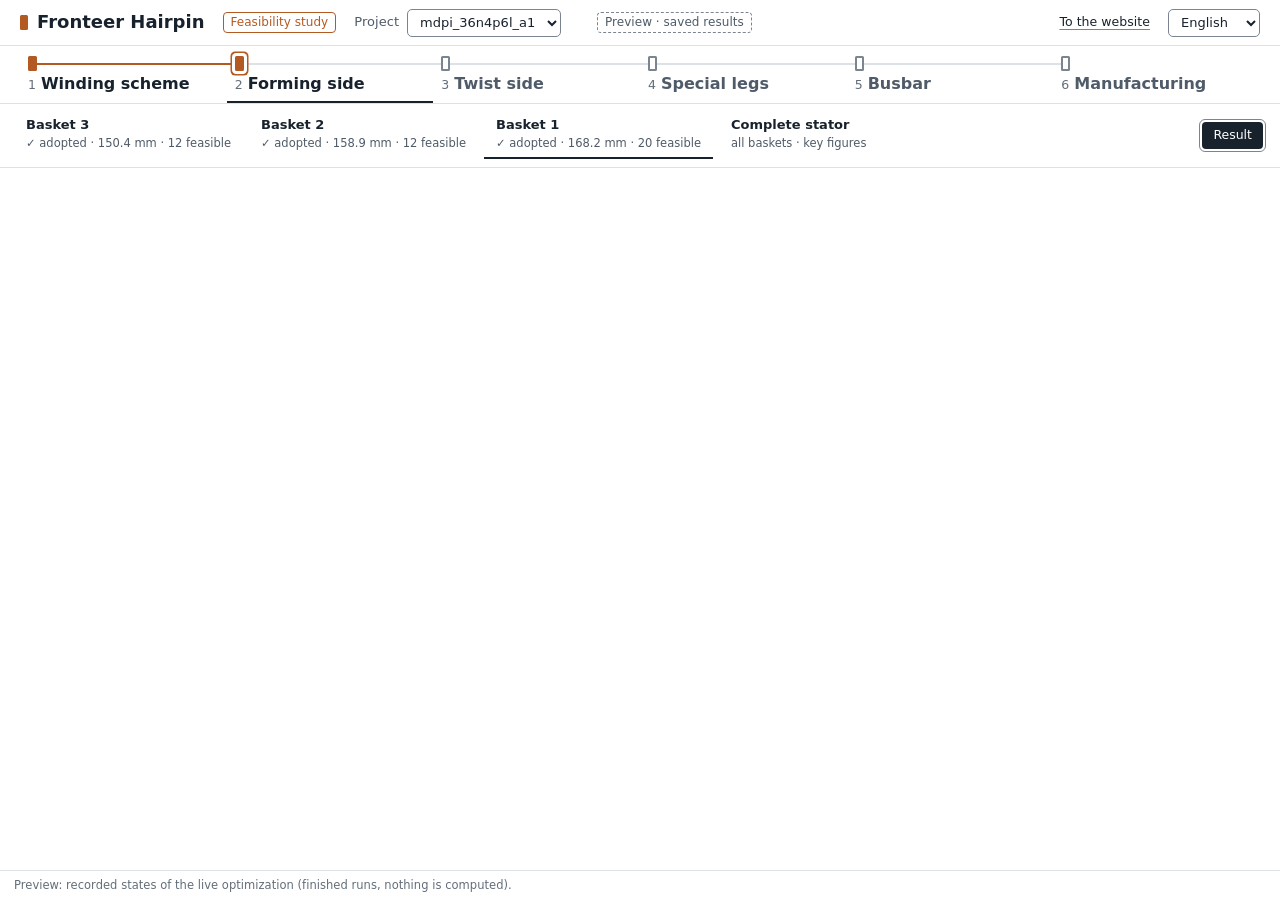
<file: site/demo/index.html>
<!doctype html>
<html lang="en"><head><meta charset="utf-8"><meta name="viewport" content="width=device-width, initial-scale=1">
<title>Fronteer Hairpin – Suite preview</title><meta name="robots" content="noindex">
<link rel="canonical" href="https://fronteerlab.com/suite/"><meta http-equiv="refresh" content="0; url=../suite/index.html#s=1&t=2">
</head><body><p>The previews are combined in the <a href="../suite/index.html#s=1&t=2">suite preview</a>. · Die Vorschauen sind in der <a href="../suite/index.html#s=1&t=2">Suite-Vorschau</a> zusammengefasst.</p></body></html>
</file>
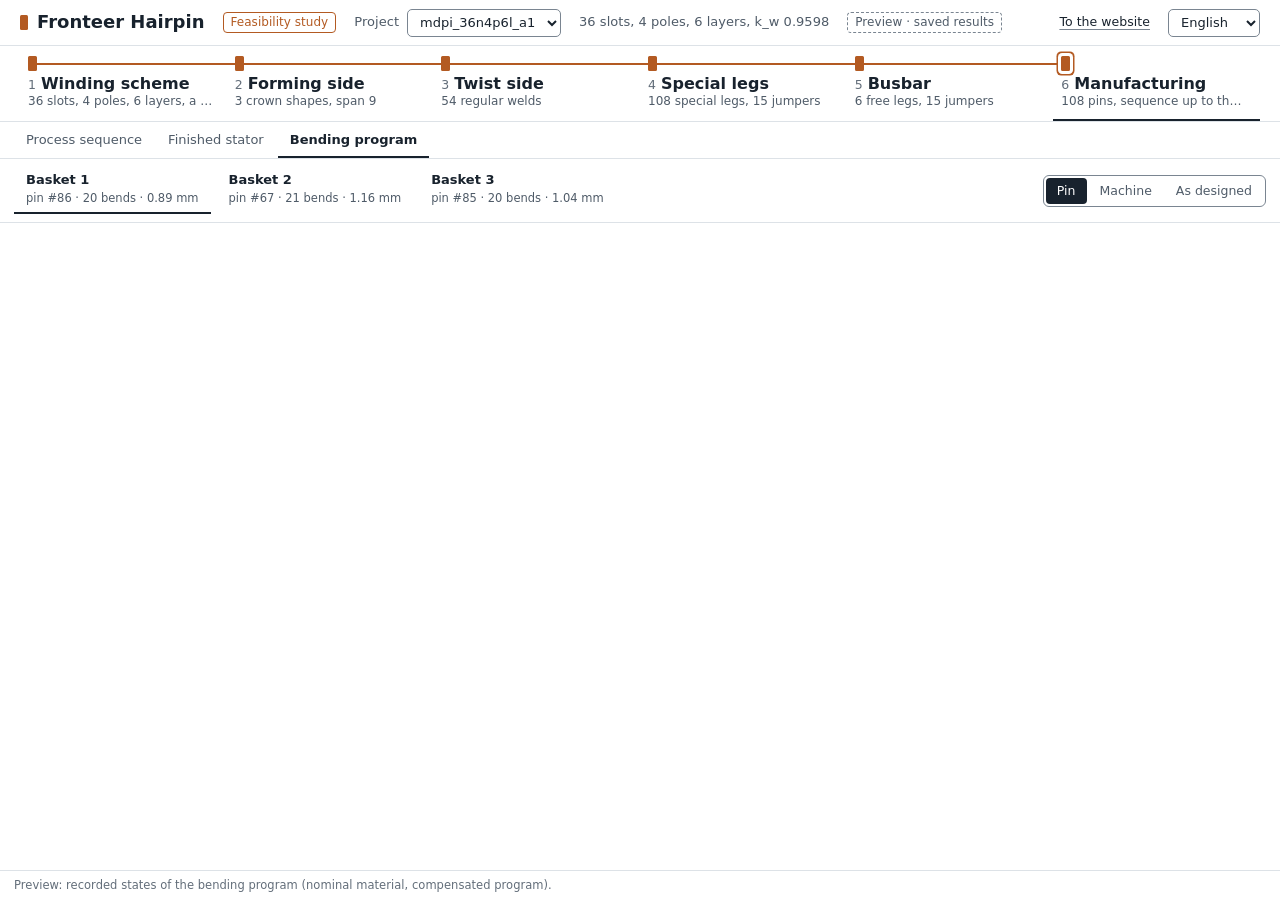
<file: site/fertigung/index.html>
<!doctype html>
<html lang="en"><head><meta charset="utf-8"><meta name="viewport" content="width=device-width, initial-scale=1">
<title>Fronteer Hairpin – Suite preview</title><meta name="robots" content="noindex">
<link rel="canonical" href="https://fronteerlab.com/suite/"><meta http-equiv="refresh" content="0; url=../suite/index.html#s=5&t=2">
</head><body><p>The previews are combined in the <a href="../suite/index.html#s=5&t=2">suite preview</a>. · Die Vorschauen sind in der <a href="../suite/index.html#s=5&t=2">Suite-Vorschau</a> zusammengefasst.</p></body></html>
</file>
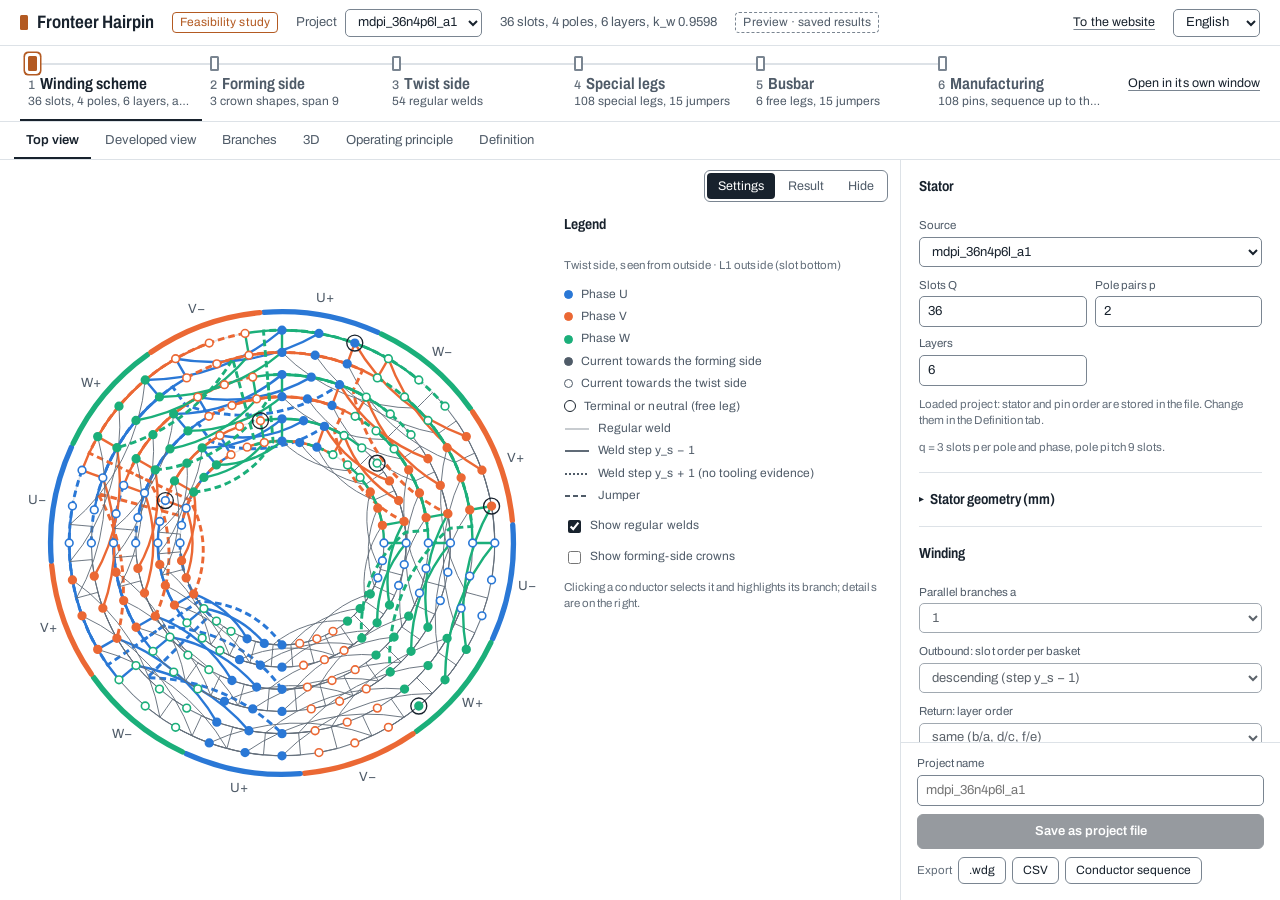
<file: site/suite/index.html>
<!doctype html>
<html lang="de">
  <head>
    <meta charset="utf-8" />
    <meta name="viewport" content="width=device-width, initial-scale=1" />
    <title>Fronteer Hairpin</title>
    <script src="./data/rec.js"></script>
    <script defer src="./assets/DpSTOpeS.js"></script>
  </head>
  <body>
    <div id="root"></div>
  </body>
</html>
</file>
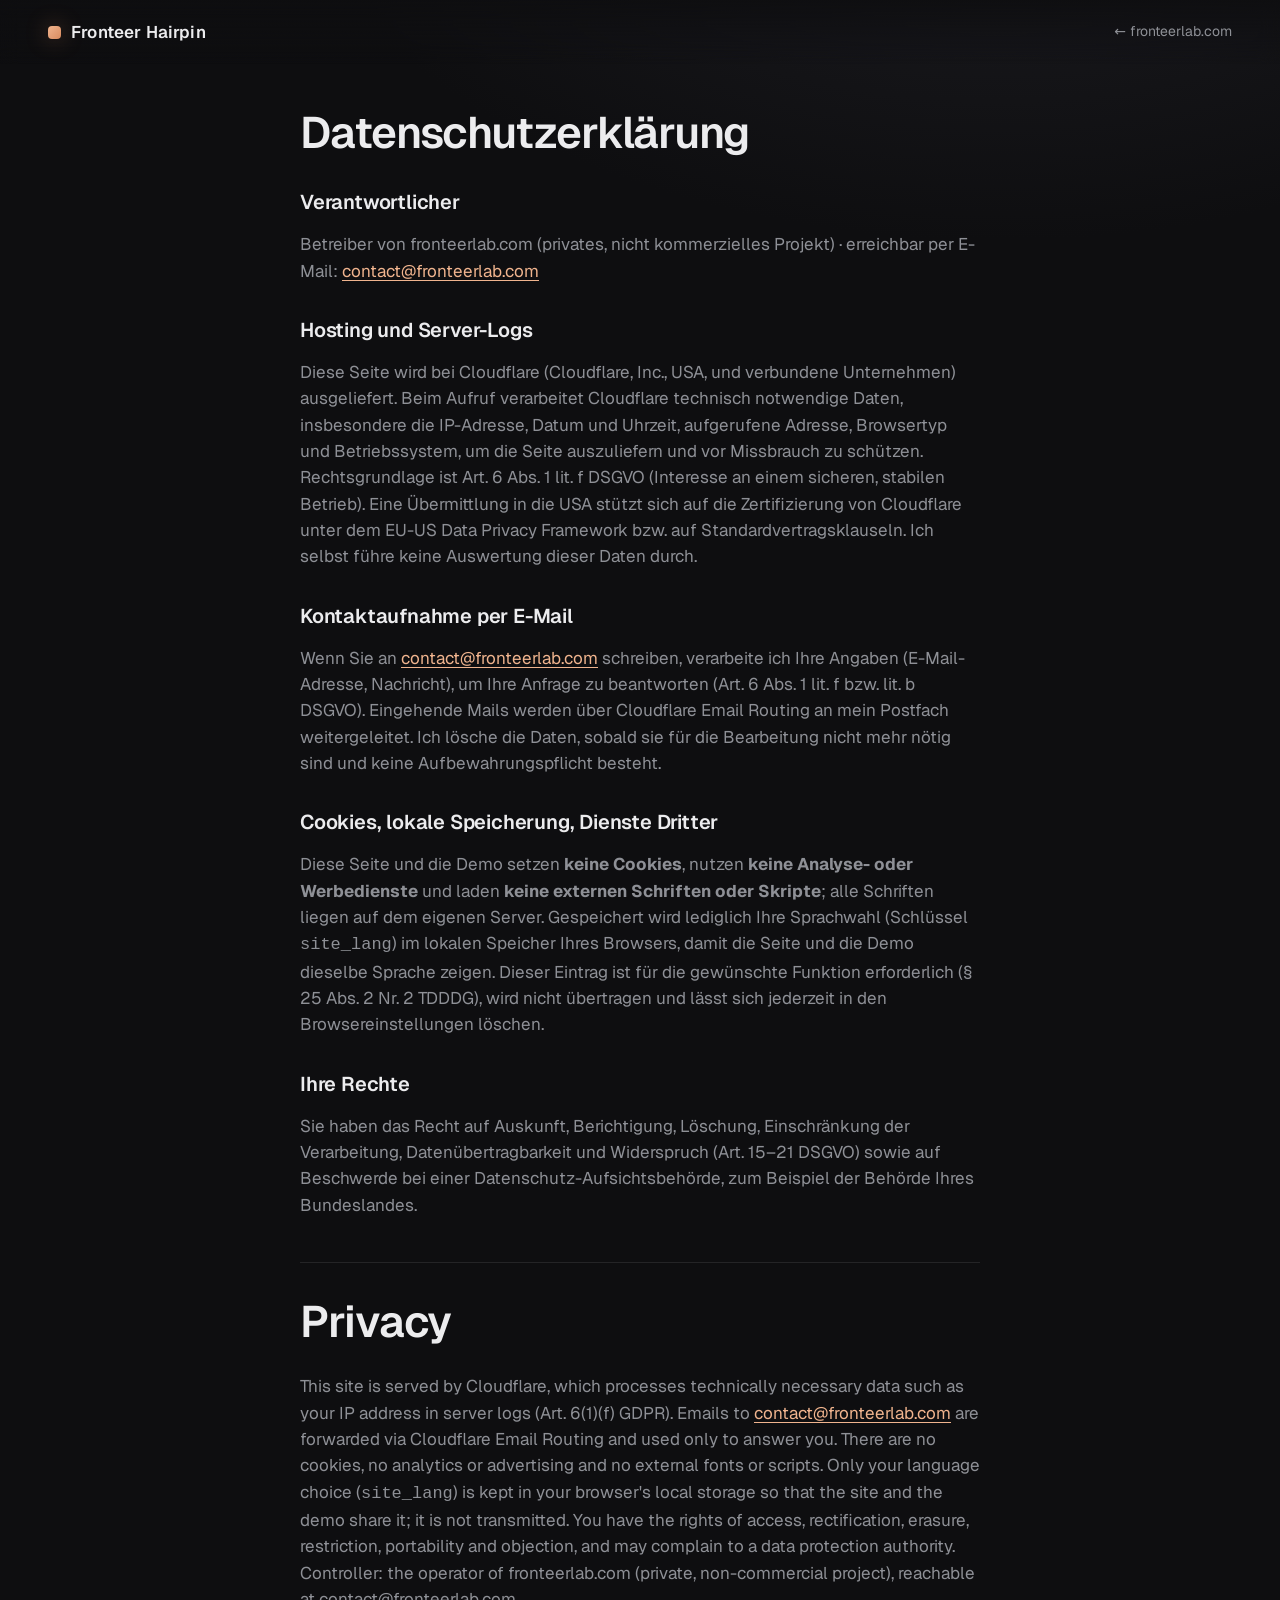
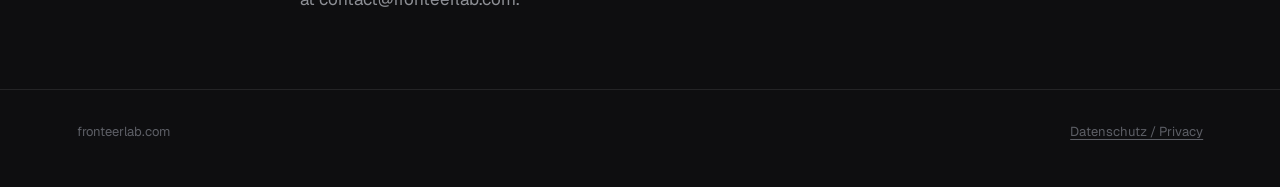
<file: site/datenschutz.html>
<!doctype html>
<html lang="de">
<head>
  <meta charset="utf-8">
  <meta name="viewport" content="width=device-width, initial-scale=1">
  <title>Datenschutz – Fronteer Lab</title>
  <meta name="robots" content="noindex">
  <link rel="stylesheet" href="site.css">
  <style>
    .legal { max-width: 760px; margin: 0 auto; padding: 110px clamp(18px, 6vw, 40px) 60px; }
    .legal h1 { font-size: clamp(30px, 5vw, 44px); margin-bottom: 28px; }
    .legal h2 { font-size: 20px; margin: 34px 0 8px; letter-spacing: -.01em; line-height: 1.2; }
    .legal p, .legal li { color: var(--muted); }
    .legal a { color: var(--copper2); text-decoration: underline; text-underline-offset: 3px; }
    .legal .todo { border: 1px dashed var(--copper); border-radius: 10px; padding: 12px 16px; color: var(--copper2); font-size: 15px; }
    .legal hr { border: 0; border-top: 1px solid var(--line); margin: 44px 0 0; }
  </style>
</head>
<body>
  <header class="nav"><a class="brand" href="./"><i></i>Fronteer Hairpin</a><nav><a href="./">&larr; fronteerlab.com</a></nav></header>
  <main class="legal">
    <h1>Datenschutzerklärung</h1>
    <h2>Verantwortlicher</h2>
    <p>Betreiber von fronteerlab.com (privates, nicht kommerzielles Projekt) · erreichbar per E-Mail: <a href="mailto:contact@fronteerlab.com">contact@fronteerlab.com</a></p>
    <h2>Hosting und Server-Logs</h2>
    <p>Diese Seite wird bei Cloudflare (Cloudflare, Inc., USA, und verbundene Unternehmen) ausgeliefert. Beim Aufruf verarbeitet Cloudflare technisch notwendige Daten, insbesondere die IP-Adresse, Datum und Uhrzeit, aufgerufene Adresse, Browsertyp und Betriebssystem, um die Seite auszuliefern und vor Missbrauch zu schützen. Rechtsgrundlage ist Art. 6 Abs. 1 lit. f DSGVO (Interesse an einem sicheren, stabilen Betrieb). Eine Übermittlung in die USA stützt sich auf die Zertifizierung von Cloudflare unter dem EU-US Data Privacy Framework bzw. auf Standardvertragsklauseln. Ich selbst führe keine Auswertung dieser Daten durch.</p>
    <h2>Kontaktaufnahme per E-Mail</h2>
    <p>Wenn Sie an <a href="mailto:contact@fronteerlab.com">contact@fronteerlab.com</a> schreiben, verarbeite ich Ihre Angaben (E-Mail-Adresse, Nachricht), um Ihre Anfrage zu beantworten (Art. 6 Abs. 1 lit. f bzw. lit. b DSGVO). Eingehende Mails werden über Cloudflare Email Routing an mein Postfach weitergeleitet. Ich lösche die Daten, sobald sie für die Bearbeitung nicht mehr nötig sind und keine Aufbewahrungspflicht besteht.</p>
    <h2>Cookies, lokale Speicherung, Dienste Dritter</h2>
    <p>Diese Seite und die Demo setzen <strong>keine Cookies</strong>, nutzen <strong>keine Analyse- oder Werbedienste</strong> und laden <strong>keine externen Schriften oder Skripte</strong>; alle Schriften liegen auf dem eigenen Server. Gespeichert wird lediglich Ihre Sprachwahl (Schlüssel <code>site_lang</code>) im lokalen Speicher Ihres Browsers, damit die Seite und die Demo dieselbe Sprache zeigen. Dieser Eintrag ist für die gewünschte Funktion erforderlich (§ 25 Abs. 2 Nr. 2 TDDDG), wird nicht übertragen und lässt sich jederzeit in den Browsereinstellungen löschen.</p>
    <h2>Ihre Rechte</h2>
    <p>Sie haben das Recht auf Auskunft, Berichtigung, Löschung, Einschränkung der Verarbeitung, Datenübertragbarkeit und Widerspruch (Art. 15–21 DSGVO) sowie auf Beschwerde bei einer Datenschutz-Aufsichtsbehörde, zum Beispiel der Behörde Ihres Bundeslandes.</p>
    <hr>
    <h1 style="margin-top:36px">Privacy</h1>
    <p>This site is served by Cloudflare, which processes technically necessary data such as your IP address in server logs (Art. 6(1)(f) GDPR). Emails to <a href="mailto:contact@fronteerlab.com">contact@fronteerlab.com</a> are forwarded via Cloudflare Email Routing and used only to answer you. There are no cookies, no analytics or advertising and no external fonts or scripts. Only your language choice (<code>site_lang</code>) is kept in your browser's local storage so that the site and the demo share it; it is not transmitted. You have the rights of access, rectification, erasure, restriction, portability and objection, and may complain to a data protection authority. Controller: the operator of fronteerlab.com (private, non-commercial project), reachable at contact@fronteerlab.com.</p>
  </main>
  <footer><span>fronteerlab.com</span><span><a href="datenschutz.html">Datenschutz / Privacy</a></span></footer>
</body>
</html>
</file>
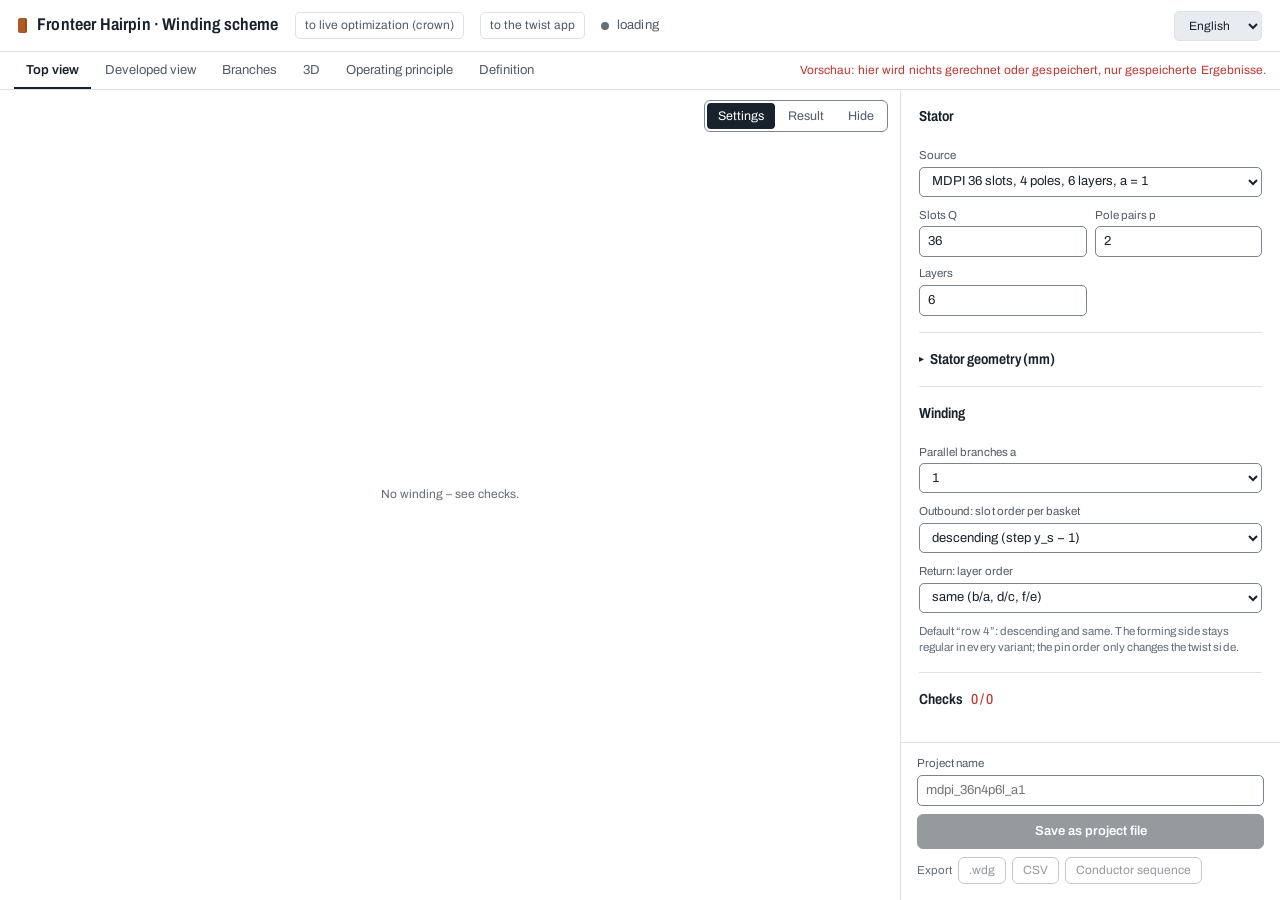
<file: site/suite/winding.html>
<!doctype html>
<html lang="de">
  <head>
    <meta charset="utf-8" />
    <meta name="viewport" content="width=device-width, initial-scale=1" />
    <title>Fronteer Hairpin – Wickelschema</title>
    <script src="./data/rec.js"></script>
    <script defer src="./assets/KfhOdSWs.js"></script>
  </head>
  <body>
    <div id="root"></div>
  </body>
</html>
</file>
<file: site/site.css>
@font-face { font-family: 'Geist'; src: url('assets/geist-latin-wght-normal.woff2') format('woff2'); font-weight: 100 900; font-display: swap; }
@font-face { font-family: 'Geist Mono'; src: url('assets/geist-mono-latin-wght-normal.woff2') format('woff2'); font-weight: 100 900; font-display: swap; }
:root {
  --bg: #0e0e10; --bg2: #151518; --panel: #1a1a1e; --line: rgba(255, 255, 255, .09);
  --text: #ececee; --muted: #8e9096; --faint: #5d5f66;
  --copper: #d98b5f; --copper2: #f0b48e; --ok: #4fd1a0;
  --sans: 'Geist', system-ui, sans-serif; --mono: 'Geist Mono', ui-monospace, monospace;
}
* { box-sizing: border-box; }
html { scroll-behavior: smooth; background: var(--bg); color-scheme: dark; scroll-padding-top: 84px; -webkit-tap-highlight-color: rgba(217, 139, 95, .18); }
body { margin: 0; background: radial-gradient(1200px 700px at 78% -10%, #1d1d22 0%, transparent 60%), var(--bg); color: var(--text);
  font-family: var(--sans); font-size: 17px; line-height: 1.55; -webkit-font-smoothing: antialiased; overflow-x: hidden; }
a { color: inherit; text-decoration: none; }
h1, h2 { margin: 0; font-weight: 600; letter-spacing: -.025em; line-height: 1.05; }
em { font-style: normal; color: var(--text); }
.sr { position: absolute; width: 1px; height: 1px; overflow: hidden; clip: rect(0 0 0 0); }

/* Navigation */
.nav { position: fixed; z-index: 20; inset: 0 0 auto 0; height: 64px; display: flex; align-items: center; justify-content: space-between;
  padding-inline: clamp(18px, 4vw, 48px); background: linear-gradient(#0e0e10e6, #0e0e1000); backdrop-filter: blur(10px) saturate(1.2); }
.brand { display: flex; align-items: center; gap: 10px; font-weight: 600; letter-spacing: .01em; }
.brand i { width: 13px; height: 13px; border-radius: 4px; background: linear-gradient(135deg, var(--copper2), var(--copper)); box-shadow: 0 0 22px #d98b5f66; }
.nav nav { display: flex; align-items: center; gap: clamp(14px, 2.4vw, 30px); font-size: 14px; color: var(--muted); }
.nav nav a:not(.btn):hover { color: var(--text); }
.nav select { background: transparent; color: var(--muted); border: 1px solid var(--line); border-radius: 999px; padding: 5px 10px; font: 12px var(--mono); cursor: pointer; }
.nav select:hover { color: var(--text); }
.btn { display: inline-flex; align-items: center; gap: 8px; padding: 13px 22px; border-radius: 999px; background: var(--text); color: #0e0e10; font-weight: 600; font-size: 15px;
  transition: transform .25s, background .25s; }
.btn:hover { transform: translateY(-1px); background: #fff; }
.btn.ghost { background: transparent; color: var(--text); border: 1px solid var(--line); }
.btn.ghost:hover { border-color: #ffffff40; background: #ffffff0a; }
.btn.small { padding: 7px 14px; font-size: 13px; }

/* Hero */
.hero { position: relative; min-height: 100svh; display: grid; grid-template-columns: minmax(0, 1.05fr) minmax(0, .95fr); align-items: center;
  padding: 96px clamp(18px, 6vw, 96px) 64px; gap: 24px; }
.eyebrow { margin: 0 0 18px; font: 500 13px var(--mono); letter-spacing: .14em; text-transform: uppercase; color: var(--copper); }
.hero h1 { font-size: clamp(36px, 4vw, 66px); }
.lead { max-width: 34em; margin: 26px 0 32px; font-size: clamp(16px, 1.5vw, 19px); color: var(--muted); }
.cta { display: flex; flex-wrap: wrap; gap: 12px; }
.hero-stat { display: flex; flex-wrap: wrap; gap: 14px 44px; margin: 44px 0 0; }
.hero-stat dt { font-size: 12px; letter-spacing: .1em; text-transform: uppercase; color: var(--faint); }
.hero-stat dd { margin: 4px 0 0; font: 500 clamp(20px, 2vw, 28px) var(--mono); }
.hero-mods { display: grid; grid-template-columns: repeat(2, minmax(0, 1fr)); gap: 14px; margin: 38px 0 0; max-width: 620px; }
.hm { padding: 16px 18px 18px; border: 1px solid var(--line); border-radius: 18px; background: linear-gradient(160deg, #1a1a1e, #131316); display: flex; flex-direction: column; }
.hm-k { margin: 0 0 10px; font: 500 12px var(--mono); letter-spacing: .12em; text-transform: uppercase; color: var(--copper); }
.hm-v { margin: 0; display: flex; align-items: baseline; gap: 6px; font-family: var(--mono); }
.hm-v b { font-weight: 500; font-size: clamp(26px, 2.6vw, 36px); letter-spacing: -.02em; } .hm-v em { color: var(--muted); font-size: 15px; }
.hm-s { margin: 6px 0 16px; color: var(--muted); font-size: 13.5px; line-height: 1.4; }
.hm .btn { margin-top: auto; align-self: flex-start; }
@media (max-width: 560px) { .hero-mods { grid-template-columns: 1fr; gap: 10px; margin-top: 26px; } .hm { padding: 14px 16px; } .hm-s { margin-bottom: 12px; } }
.hero-pin { height: min(78svh, 760px); position: relative; }
.hero-pin svg { width: 100%; height: 100%; overflow: visible; }
.scrollhint { position: absolute; left: 50%; bottom: 22px; width: 22px; height: 36px; border: 1px solid var(--line); border-radius: 12px; transform: translateX(-50%); }
.scrollhint span { position: absolute; left: 50%; top: 7px; width: 3px; height: 7px; margin-left: -1.5px; border-radius: 2px; background: var(--muted); animation: hint 1.8s ease-in-out infinite; }
@keyframes hint { 0% { opacity: 0; transform: translateY(0); } 40% { opacity: 1; } 100% { opacity: 0; transform: translateY(12px); } }

/* Pin drawing */
.pin-glow { fill: none; stroke: var(--copper); stroke-width: 14; stroke-linecap: round; stroke-linejoin: round; opacity: .16; filter: blur(7px); }
.pin-line { fill: none; stroke: url(#pinGrad); stroke-width: 9; stroke-linecap: round; stroke-linejoin: round; }
.pin-edge { fill: none; stroke: #ffffff55; stroke-width: 1.2; stroke-linecap: round; stroke-linejoin: round; }

/* Statement */
.statement { padding: clamp(80px, 14vw, 200px) clamp(18px, 6vw, 96px); max-width: 1180px; margin: 0 auto; }
.statement p { margin: 0; font-size: clamp(24px, 3.4vw, 46px); line-height: 1.22; letter-spacing: -.02em; color: var(--muted); font-weight: 500; }

/* Reveal */
.reveal { opacity: 0; transform: translateY(34px); transition: opacity .9s ease, transform .9s cubic-bezier(.2, .7, .2, 1); }
.reveal.in { opacity: 1; transform: none; }

/* Story */
.story { position: relative; display: grid; grid-template-columns: minmax(0, .8fr) minmax(0, 1.2fr); gap: clamp(20px, 4vw, 64px);
  padding: 0 clamp(18px, 6vw, 96px); max-width: 1500px; margin: 0 auto; }
.step { min-height: 72svh; display: flex; flex-direction: column; justify-content: center; opacity: .28; transition: opacity .5s; }
.step.on { opacity: 1; }
.step .num { margin: 0 0 14px; font: 500 13px var(--mono); letter-spacing: .14em; color: var(--copper); }
.step h2 { font-size: clamp(32px, 3.6vw, 54px); margin-bottom: 16px; }
.step p:last-child { margin: 0; max-width: 28em; color: var(--muted); }
.story-visual { position: relative; }
.stage { position: sticky; top: 12svh; height: 76svh; border: 1px solid var(--line); border-radius: 22px; overflow: hidden;
  background: radial-gradient(600px 360px at 50% 40%, #202025 0%, var(--bg2) 70%); box-shadow: 0 40px 120px #00000080; }
.stage .layer { position: absolute; inset: 0; width: 100%; height: 100%; opacity: 0; transition: opacity .6s; }
.stage .layer.on { opacity: 1; }
.stagecut { display: grid; place-items: center; padding: 6%; perspective: 1400px; }
.stagecut img { width: 100%; border-radius: 12px; border: 1px solid var(--line); transform: rotateX(var(--rx, 12deg)) rotateY(var(--ry, -16deg)); box-shadow: 0 40px 90px #000a; transition: transform .2s linear; }
.tags { position: absolute; inset: 0; pointer-events: none; }
.tag { position: absolute; padding: 6px 11px; border: 1px solid var(--line); border-radius: 999px; background: #0e0e10cc; backdrop-filter: blur(6px);
  font: 12px var(--mono); color: var(--muted); opacity: 0; transform: translateY(8px); transition: opacity .6s, transform .6s; white-space: nowrap; }
.tag b { color: var(--text); font-weight: 500; }
.tag.on { opacity: 1; transform: none; }
.axis line { stroke: #ffffff26; }
.axis text, .lab { font: 11px var(--sans); fill: var(--muted); }
.axis .val { font: 10px var(--mono); fill: var(--faint); }
.pline { fill: none; stroke-linejoin: round; stroke-linecap: round; }
.pline.bad { stroke: #ffffff30; stroke-width: 1.1; }
.pline.ok { stroke: var(--copper); stroke-width: 1.8; opacity: .85; }
.pline.best { stroke: #fff; stroke-width: 2.6; }
.pt.bad { fill: none; stroke: #ffffff40; }
.pt.ok { fill: var(--copper); }
.pt.best { fill: #fff; }
.front-line { fill: none; stroke: var(--copper2); stroke-width: 2; stroke-linejoin: round; }

/* Results */
.results { max-width: 1300px; margin: 0 auto; padding: clamp(70px, 10vw, 140px) clamp(18px, 6vw, 96px); }
.results > h2 { font-size: clamp(28px, 3.4vw, 48px); margin-bottom: clamp(28px, 4vw, 52px); }
.r-grid { display: grid; grid-template-columns: repeat(12, minmax(0, 1fr)); gap: 18px; }
.rc { grid-column: span 12; background: var(--panel); border: 1px solid var(--line); border-radius: 18px; padding: 26px 28px 24px; display: flex; flex-direction: column; min-width: 0; }
.rc-k { margin: 0; color: var(--muted); font-size: 14px; letter-spacing: .02em; }
.rc-big { margin: 10px 0 18px; display: flex; align-items: baseline; flex-wrap: wrap; gap: 0 8px; }
.rc-big b { font: 500 clamp(40px, 4.6vw, 64px)/1 var(--mono); letter-spacing: -.03em; }
.rc-big em { color: var(--muted); font-size: 17px; margin-right: 6px; }
.rc-sep { width: 1px; height: 34px; background: var(--line); margin: 0 18px 0 12px; align-self: center; }
.rc-note { margin: auto 0 0; padding-top: 18px; color: var(--faint); font-size: 13.5px; line-height: 1.45; }

/* stacked bar */
.stack { display: flex; gap: 4px; height: 58px; }
.stack div { flex: calc(var(--w) * 1000) 1 0; background: var(--c); border-radius: 8px; padding: 8px 12px; display: flex; flex-direction: column; justify-content: space-between; color: #fff; font-size: 12px; min-width: 0; overflow: hidden;
  transform: scaleX(0); transform-origin: left; transition: transform 1.1s cubic-bezier(.2, .7, .2, 1) calc(var(--i) * .16s + .2s); }
.stack span { opacity: .85; white-space: nowrap; } .stack b { font: 500 13px var(--mono); white-space: nowrap; }
.in .stack div { transform: none; }

/* horizontal bars */
.hbars { display: flex; flex-direction: column; justify-content: center; gap: 14px; flex: 1; margin-top: 14px; }
.hb { display: grid; grid-template-columns: 62px 1fr 48px; align-items: center; gap: 12px; font-size: 13px; color: var(--muted); }
.hb u { display: block; height: 14px; border-radius: 7px; background: rgba(255, 255, 255, .05); position: relative; }
.hb u i { display: block; height: 100%; width: calc(var(--w) * 100%); background: var(--c); border-radius: 7px; transform: scaleX(0); transform-origin: left; transition: transform 1.2s cubic-bezier(.2, .7, .2, 1) calc(var(--i) * .15s + .2s); }
.in .hb u i { transform: none; }
.hb b { font: 500 13px var(--mono); color: var(--text); text-align: right; }

/* vertical bars */
.vbars { display: flex; align-items: flex-end; justify-content: space-between; gap: 14px; height: 120px; position: relative; }
.vb { flex: 1; height: 100%; display: flex; flex-direction: column; align-items: stretch; justify-content: flex-end; gap: 6px; text-align: center; font-size: 12.5px; color: var(--muted); }
.vb u { display: block; flex: 1 1 auto; position: relative; }
.vb u i { position: absolute; left: 0; right: 0; bottom: 0; height: calc(var(--w) * 100%); background: var(--c); border-radius: 7px 7px 3px 3px; transform: scaleY(0); transform-origin: bottom; transition: transform 1.1s cubic-bezier(.2, .7, .2, 1) calc(var(--i) * .15s + .2s); }
.in .vb u i { transform: none; }
.vb b { font: 500 12.5px var(--mono); color: var(--text); }

/* dots */
.dotrows { display: flex; flex-direction: column; gap: 10px; }
.dotrows div { display: grid; grid-template-columns: 62px 1fr; align-items: center; gap: 12px; font-size: 13px; color: var(--muted); }
.dotrows p { margin: 0; display: flex; flex-wrap: wrap; gap: 4px; }
.dotrows i { width: 9px; height: 9px; border-radius: 50%; box-sizing: border-box; border: 1.5px solid var(--c); opacity: 0; transform: scale(.3); transition: opacity .35s ease var(--d), transform .35s ease var(--d); }
.dotrows i.f { background: var(--c); }
.in .dotrows i { opacity: 1; transform: none; }
.dotrows i:not(.f) { border-color: rgba(255, 255, 255, .22); }
.dv div { grid-template-columns: 62px 1fr 64px; }
.dv b { font: 500 13px var(--mono); color: var(--text); text-align: right; }
.dv i { width: 8px; height: 8px; }
.rc-head { display: flex; align-items: baseline; justify-content: space-between; gap: 20px; flex-wrap: wrap; }
.rc-head .rc-big { margin-bottom: 12px; }

@media (min-width: 900px) { .c7 { grid-column: span 7; } .c5 { grid-column: span 5; } .c4 { grid-column: span 4; } .c12 { grid-column: span 12; } }
@media (min-width: 600px) and (max-width: 899px) { .c4 { grid-column: span 6; } .c4:last-of-type { grid-column: span 12; } }

/* Tilted shots */
.shots { padding: 40px 0 clamp(40px, 6vw, 90px); overflow: hidden; }
.shots h2 { text-align: center; font-size: clamp(30px, 4vw, 56px); padding: 0 18px 30px; }
.shot-item { display: grid; grid-template-columns: minmax(0, 1.45fr) minmax(0, .55fr); align-items: center; gap: clamp(20px, 4vw, 64px);
  max-width: 1500px; margin: 0 auto; padding: clamp(24px, 4vw, 56px) clamp(18px, 5vw, 80px); }
.shot-item.rev { grid-template-columns: minmax(0, .55fr) minmax(0, 1.45fr); }
.shot-item.rev .tilt { order: 2; }
.shot-copy .num { margin: 0 0 12px; font: 500 13px var(--mono); letter-spacing: .14em; color: var(--copper); }
.shot-copy h3 { margin: 0 0 12px; font-size: clamp(26px, 2.8vw, 40px); letter-spacing: -.02em; font-weight: 600; }
.shot-copy p:last-child { margin: 0; color: var(--muted); max-width: 24em; }
/* nur ein Bild je Rahmen: ohne preserve-3d/will-change/backface-visibility (sonst zerlegt der Browser das Bild in Kacheln, einzelne fallen als schwarze Dreiecke aus) */
.tilt { margin: 0;
  transform: perspective(1700px) rotateY(calc(var(--ry, 0) * 1deg)) rotateX(calc(var(--rx, 0) * 1deg)) translateY(var(--ty, 0)); transition: transform .25s ease-out; }
.tilt img { display: block; width: 100%; border-radius: 14px; border: 1px solid #ffffff22; box-shadow: 0 50px 100px -20px #000, 0 0 0 1px #00000060, 0 0 60px #d98b5f14; background: #fff; }

/* Demo */
.demo { display: grid; grid-template-columns: minmax(0, .8fr) minmax(0, 1.2fr); align-items: center; gap: clamp(24px, 5vw, 80px);
  max-width: 1400px; margin: 0 auto; padding: clamp(50px, 8vw, 120px) clamp(18px, 6vw, 96px); }
.demo h2 { font-size: clamp(34px, 4.4vw, 64px); margin-bottom: 18px; }
.demo p { color: var(--muted); max-width: 28em; margin: 0 0 28px; }
.demo .btn { margin-right: 10px; margin-bottom: 10px; }
.tilt.big { max-width: none; }

footer { display: flex; justify-content: space-between; gap: 16px; flex-wrap: wrap; padding: 32px clamp(18px, 6vw, 96px) 48px; border-top: 1px solid var(--line); color: var(--faint); font-size: 13px; }

/* Schmale Fenster */
@media (max-width: 900px) {
  .hero { grid-template-columns: 1fr; padding-top: 96px; min-height: 0; }
  .hero-pin { height: 52svh; order: 0; margin-top: 8px; }
  .scrollhint { display: none; }
  .story { display: block; }
  .shot-item, .shot-item.rev { grid-template-columns: 1fr; }
  .shot-item.rev .tilt { order: 0; }
  .demo { grid-template-columns: 1fr; }
  .nav nav a:not(.btn) { display: none; }
}
/* Handy/Tablet-Geschichte: je Abschnitt zuerst der Text, danach das Bild; nur Bilder mit Animation bleiben stehen, bis sie fertig sind */
.story.mob { --cardh: calc((100vw - 2 * clamp(18px, 6vw, 96px)) * 440 / 600); display: block; padding-bottom: 20px; }
.mob .chap-text { display: block; }
.mob .step { min-height: 0; opacity: 1; padding: 26px 0 12px; }
.mob .step h2 { font-size: clamp(28px, 7vw, 40px); }
.mob .chap-track { position: relative; height: calc(var(--cardh) + var(--pin, 0) * 100svh); margin-bottom: 6px; }
.mob .chap-card { position: sticky; top: 72px; height: var(--cardh); max-height: 74svh; border-radius: 18px; box-shadow: 0 20px 60px #00000070; }
.mob .chap-card .layer { opacity: 1; }
.mob .chap-card .stagecut { padding: 4%; }
.mob .pickbox { left: 4%; right: 4%; padding: 8px 12px; gap: 10px; }
@media (max-width: 480px) { .mob .tag { font-size: 10.5px; padding: 4px 8px; } }
@media (prefers-reduced-motion: reduce) {
  html { scroll-behavior: auto; }
  .reveal { opacity: 1; transform: none; transition: none; }
  .scrollhint span { animation: none; }
  .tilt { transition: none; }
}

.chips { margin: 18px 0 0 !important; display: flex; flex-wrap: wrap; gap: 8px; font: 11.5px var(--mono); color: var(--muted) !important; }
.chips span { padding: 4px 10px; border: 1px solid var(--line); border-radius: 999px; }
.stage .cap { font: 12px var(--mono); fill: var(--muted); }
.stage .capb { font: 500 13px var(--mono); fill: var(--text); }
.gp-band { fill: #d98b5f; opacity: .22; }
.gp-mean { fill: none; stroke: #fff; stroke-width: 2.2; }
.gp-true { fill: none; stroke: #ffffff30; stroke-width: 1.2; stroke-dasharray: 3 5; }
.gp-obs { fill: var(--copper2); stroke: #0e0e10; stroke-width: 1.5; }
.gp-acq { fill: #4fb6d6; opacity: .28; }
.gp-acq-line { fill: none; stroke: #6fd0ee; stroke-width: 1.6; }
.gp-prop { fill: #6fd0ee; stroke: #0e0e10; stroke-width: 1.2; }
.map-iso { fill: none; stroke: #ffffffb0; stroke-width: 1.3; stroke-dasharray: 4 4; }
.map-pt.ok { fill: var(--ok); stroke: #0e0e10; stroke-width: 1.2; }
.map-pt.bad { fill: none; stroke: #ffffffa0; stroke-width: 1.3; }
.hv-area { fill: #d98b5f; opacity: .2; }

/* 3D-Hairpin im Hero */
.hero-pin video { position: absolute; inset: -6% -10%; width: 120%; height: 112%; object-fit: contain; mix-blend-mode: screen; opacity: 0; transition: opacity 1.2s ease; pointer-events: none; }   /* Video auf Schwarz: screen macht den Hintergrund durchsichtig */
.hero-pin.live video { opacity: 1; }
.hero-pin.live svg { opacity: 0; transition: opacity .8s; }
.hero-pin::before { content: ''; position: absolute; inset: 8% 6%; border-radius: 50%; background: radial-gradient(closest-side, #d98b5f1f, transparent 70%); filter: blur(30px); }
.pin-label { position: absolute; left: 50%; bottom: -2%; transform: translateX(-50%); padding: 7px 14px; border: 1px solid var(--line); border-radius: 999px; background: #0e0e10b3;
  backdrop-filter: blur(8px); font: 12px var(--mono); color: var(--muted); white-space: nowrap; opacity: 0; transition: opacity .8s .6s; }
.hero-pin.live .pin-label { opacity: 1; }
.pin-label b { color: var(--text); font-weight: 500; }
.pin-label .ok { color: var(--ok); } .pin-label .bad { color: #ef7d7d; }

/* Überarbeitete Diagramme */
.step[data-step="2"], .step[data-step="4"] { min-height: 110svh; }
.step[data-step="3"] { min-height: 90svh; }
.halo { paint-order: stroke; stroke: #141417; stroke-width: 3.4px; stroke-linejoin: round; }
.gp-band { opacity: .26; transition: none; }
.gp-mean { stroke-width: 2.6; }
.gp-best { stroke: #ffffff80; stroke-width: 1; stroke-dasharray: 5 4; }
.gp-acq-base { stroke: #ffffff26; }
.gp-acq-bars { fill: none; stroke: #4fd1a0; stroke-width: 3.4; opacity: .8; }
.gp-drop { stroke: #4fd1a0; stroke-width: 1; stroke-dasharray: 3 4; opacity: .7; }
.gp-flag { fill: #4fd1a0; stroke: #0e0e10; stroke-width: 1.6; }
.flag-n { font: 600 11px var(--mono); fill: #0b1511; }
.gauge-bg { fill: #ffffff14; }
.map-contour { fill: none; stroke-linecap: round; }
.map-lab { font: 500 10px var(--mono); fill: #e6e6e8; }
.map-pt.ok { fill: var(--ok); stroke: #0e0e10; stroke-width: 1.2; }
.map-pt.bad { fill: none; stroke: #ef7d7d; stroke-width: 1.5; stroke-linecap: round; }
.map-star, .fr-star { fill: #ffd56b; stroke: #0e0e10; stroke-width: 1; }
.map-opt { fill: none; stroke: #ffd56b; stroke-width: 2; stroke-dasharray: 3 3; }
.map-infeas-key { fill: #34191d; stroke: #ffffff30; }
.hv-area { fill: #4fd1a0; opacity: .13; }
.fr-gain { fill: #4fd1a0; opacity: .6; }
.fr-gain-key { fill: #4fd1a0; opacity: .6; }
.front-line { stroke: #6fe5b8; stroke-width: 2.6; }
.front-prev { fill: none; stroke: #ffffff55; stroke-width: 1.4; stroke-dasharray: 5 4; }
.fr-pulse { fill: none; stroke: #fff; stroke-width: 2; }
.pt.ok { fill: #4fd1a0; opacity: .9; } .pt.bad { fill: none; stroke: #ef7d7d; stroke-width: 1.3; stroke-linecap: round; }
.ideal-t { fill: #7ee3b8; }
.map-opt-lead { fill: none; stroke: #ffd56b; stroke-width: 1; stroke-dasharray: 2 3; opacity: .8; }

/* Front: Kapitel a–c, Auswahl, Ausblick */
.step[data-step="5"] { min-height: 110svh; } .step[data-step="6"] { min-height: 100svh; } .step[data-step="7"] { min-height: 72svh; }
.pt.dom { fill: #7c8089; opacity: .7; }
.fr-ring { fill: none; stroke: #e9fff6; stroke-width: 1.6; }
.ex-arrow { stroke: #e9e9ec; stroke-width: 1.5; stroke-dasharray: 4 3; }
.badge-t { font: 600 12.5px var(--mono); fill: #8cf0c8; }
.front-t { fill: #7ee3b8; } .dom-t { fill: #9a9ea8; }
.req-line { stroke: #ffd56b; stroke-width: 1.5; stroke-dasharray: 6 4; }
.req-band { fill: #ffd56b; opacity: .07; }
.req-t { fill: #ffd56b; }
.sel-ring { fill: none; stroke: #ffd56b; stroke-width: 2.4; } .sel-drop { stroke: #ffd56b; stroke-width: 1.2; stroke-dasharray: 3 4; }
.spark-bg { fill: #ffffff0a; stroke: #ffffff1a; } .spark-line { fill: none; stroke: #6fe5b8; stroke-width: 1.8; } .spark-dot { fill: #6fe5b8; }
.pickbox { position: absolute; z-index: 6; left: 8%; right: 8%; bottom: 3.5%; display: flex; align-items: center; gap: 14px; padding: 12px 16px; border: 1px solid var(--line); border-radius: 14px;
  background: #0e0e10d9; backdrop-filter: blur(8px); opacity: 0; transform: translateY(8px); pointer-events: none; transition: opacity .5s, transform .5s; font: 13px var(--sans); color: var(--muted); }
.pickbox.on { opacity: 1; transform: none; pointer-events: auto; }
.pickbox input { flex: 1; min-width: 0; accent-color: #ffd56b; }
.pickbox output { font: 500 13px var(--mono); color: #ffd56b; min-width: 76px; text-align: right; }
.outlook { max-width: 1300px; margin: 0 auto; padding: clamp(60px, 9vw, 130px) clamp(18px, 6vw, 96px); }
.outlook h2 { font-size: clamp(30px, 4vw, 56px); margin: 0 0 14px; }
.outlook .lead { max-width: 40em; }
.o-cards { display: grid; grid-template-columns: repeat(3, minmax(0, 1fr)); gap: 20px; margin-top: 40px; }
.o-card { padding: 26px; border: 1px solid var(--line); border-radius: 20px; background: linear-gradient(160deg, #1a1a1e, #131316); }
.o-card svg { width: 100%; height: 90px; margin-bottom: 18px; }
.o-card svg path, .o-card svg ellipse { fill: none; stroke-width: 5; stroke-linecap: round; stroke-linejoin: round; }
.o-a { stroke: var(--copper); } .o-b { stroke: var(--copper2); opacity: .7; }
.o-card h3 { margin: 0 0 8px; font-size: 21px; } .o-card p { margin: 0; color: var(--muted); font-size: 15px; line-height: 1.55; }
@media (max-width: 860px) { .o-cards { grid-template-columns: 1fr; } }
html, body { overflow-x: clip; }

.btn-2l { flex-direction: column; justify-content: center; gap: 2px; padding-top: 10px; padding-bottom: 10px; line-height: 1.15; }
.btn-2l small { font: 500 10.5px var(--mono); letter-spacing: .1em; text-transform: uppercase; color: #b8683e; }
.cta { align-items: center; } .demo-copy { display: flex; flex-wrap: wrap; align-items: center; gap: 12px; } .demo-copy h2, .demo-copy p { flex: 0 0 100%; }

/* dashed "what would have been possible" markers */
.hb u s { position: absolute; top: -4px; bottom: -4px; left: calc(var(--p) * 100%); border-left: 2px dashed #fff; opacity: 0; transition: opacity .6s ease 1.5s; text-decoration: none; }
.hb u s em { display: none; }
.vb u s { position: absolute; left: -3px; right: -3px; bottom: calc(var(--p) * 100%); border-top: 2px dashed #fff; opacity: 0; transition: opacity .6s ease 1.5s; text-decoration: none; }
.vb u s em { position: absolute; right: 4px; top: -17px; font: 500 11px var(--mono); color: #fff; }
.in .hb u s, .in .vb u s { opacity: .95; }
.vbars { height: 150px; }
.demo-copy .src { margin-top: 18px; color: var(--faint); font-size: .9rem; }
.demo-copy .src a, footer a { color: inherit; text-decoration: underline; text-underline-offset: 3px; }
/* Handy: die vier Regel-Etiketten im schmalen Bild links/rechts versetzt statt abgeschnitten */
.mob .tag { white-space: normal; max-width: 46%; line-height: 1.3; }
.mob .tag:nth-child(1) { left: 4% !important; top: 6% !important; }
.mob .tag:nth-child(2) { left: auto !important; right: 4% !important; top: 30% !important; }
.mob .tag:nth-child(3) { left: 4% !important; top: 52% !important; }
.mob .tag:nth-child(4) { left: auto !important; right: 4% !important; top: 76% !important; }
.mob .step[data-step] { min-height: 0; }

/* Zwei Module */
.modules { max-width: 1300px; margin: 0 auto; padding: clamp(30px, 5vw, 70px) clamp(18px, 6vw, 96px) clamp(60px, 8vw, 110px); }
.modules h2 { font-size: clamp(30px, 4vw, 56px); max-width: 16em; margin: 0 0 36px; }
.mod-grid { display: grid; grid-template-columns: repeat(2, minmax(0, 1fr)); gap: 22px; }
.mod { padding: clamp(22px, 3vw, 36px); border: 1px solid var(--line); border-radius: 24px; background: linear-gradient(160deg, #1a1a1e, #131316); display: flex; flex-direction: column; }
.mod-num { margin: 0 0 14px; font: 500 13px var(--mono); letter-spacing: .14em; text-transform: uppercase; color: var(--copper); }
.mod svg { width: 100%; height: 130px; margin-bottom: 18px; }
.mod svg path, .mod svg circle { fill: none; stroke-linecap: round; stroke-linejoin: round; }
.m-a { stroke: var(--copper); stroke-width: 5; } .m-b { stroke: var(--copper2); stroke-width: 3; opacity: .7; } .m-axis { stroke: #8e9096; stroke-width: 1.6; }
.m-d { stroke: var(--copper2); stroke-width: 3; opacity: .8; } .m-e { stroke: var(--ok); stroke-width: 3.5; }
.mod svg.pic { height: clamp(150px, 17vw, 200px); margin-bottom: 20px; overflow: visible; }
.mod svg.pic path, .mod svg.pic circle, .mod svg.pic ellipse { stroke-linecap: round; stroke-linejoin: round; }
.pic .pc-grid path { stroke: #8e9096; stroke-width: 1; opacity: .55; fill: none; }
.pic .pc-band { fill: none; stroke: #d98b5f; stroke-width: 30; opacity: .14; }
.pic .pc-curve { fill: none; stroke: #f0b48e; stroke-width: 2.4; }
.pic .pc-s { fill: #131316; stroke: #f0b48e; stroke-width: 1.8; }
.pic .pc-opt { fill: none; stroke: var(--ok); stroke-width: 1.8; } .pic .pc-optc { fill: var(--ok); stroke: none; }
.pic .pc-arrow { fill: none; stroke: #8e9096; stroke-width: 2; }
.pic .pc-pin2 path { fill: none; stroke: #6b4330; stroke-width: 10; opacity: .75; }
.pic .pc-p0, .pic .pc-w0 { fill: none; stroke: #5a2f17; stroke-width: 12; }
.pic .pc-p1, .pic .pc-w1 { fill: none; stroke: url(#cuG); stroke-width: 9; }
.pic .pc-p2, .pic .pc-w2 { fill: none; stroke: #fbe0c8; stroke-width: 1.8; opacity: .8; transform: translate(-1.5px,-1.5px); }
.pic .pc-dim { fill: none; stroke: var(--ok); stroke-width: 1.6; }
.pic .pc-ghost { fill: none; stroke: #f0b48e; stroke-width: 2; stroke-dasharray: 4 4; opacity: .8; }
.pic .pc-tgt { fill: none; stroke: #8e9096; stroke-width: 2; stroke-dasharray: 5 5; }
.pic .pc-dev { fill: none; stroke: var(--ok); stroke-width: 1.8; }
.pic .pc-bars rect { fill: #d98b5f; opacity: .85; stroke: none; }
.pic .pc-base { fill: none; stroke: #8e9096; stroke-width: 1; opacity: .55; }
.pic .pc-t { font: 500 15px var(--mono); fill: #f0b48e; } .pic .pc-t2 { font: 500 11px var(--mono); fill: #8e9096; letter-spacing: .08em; }
.pic .pc-ang { fill: none; }
.mfg-method { max-width: 1300px; margin: 0 auto; padding: clamp(30px, 5vw, 70px) clamp(18px, 6vw, 96px) clamp(20px, 4vw, 50px); }
.mfg-method h2 { font-size: clamp(28px, 3.4vw, 46px); margin: 0 0 28px; }
.mm-grid { display: grid; grid-template-columns: repeat(3, minmax(0, 1fr)); gap: 18px; }
.mm { padding: 24px; border: 1px solid var(--line); border-radius: 20px; background: linear-gradient(160deg, #1a1a1e, #131316); }
.mm-n { margin: 0 0 12px; width: 28px; height: 28px; border-radius: 50%; display: grid; place-items: center; font: 500 13px var(--mono); color: var(--copper); border: 1px solid #d98b5f66; }
.mm h3 { margin: 0 0 8px; font-size: 21px; letter-spacing: -.01em; }
.mm p { margin: 0 0 14px; color: var(--muted); font-size: 15px; }
.mm .mm-f { margin: 0; padding: 11px 13px; border-radius: 10px; background: #0d0d0f; border: 1px solid var(--line); color: var(--copper2); font: 400 13.5px/1.55 var(--mono); overflow-wrap: anywhere; }
@media (max-width: 900px) { .mm-grid { grid-template-columns: 1fr; } .mfg-method { padding-top: 24px; padding-bottom: 20px; } }
.mod h3 { margin: 0 0 8px; font-size: clamp(24px, 2.6vw, 34px); letter-spacing: -.02em; }
.mod-lead { margin: 0 0 14px; color: var(--text); font-size: 17px; }
.mod ul { margin: 0 0 24px; padding-left: 20px; color: var(--muted); font-size: 15px; } .mod li { margin: 5px 0; }
.mod-cta { margin-top: auto; display: flex; gap: 12px; flex-wrap: wrap; }
.mod-note { margin: 22px 0 0; color: var(--faint); font-size: 13.5px; max-width: 54em; }
@media (max-width: 860px) { .mod-grid { grid-template-columns: 1fr; } }

/* Kapitelköpfe der Module */
.chapter { max-width: 1300px; margin: 0 auto; padding: clamp(70px, 10vw, 150px) clamp(18px, 6vw, 96px) clamp(10px, 2vw, 30px); border-top: 1px solid var(--line); }
.chap-k { margin: 0 0 14px; font: 500 13px var(--mono); letter-spacing: .14em; text-transform: uppercase; color: var(--copper); }
.chapter h2 { font-size: clamp(44px, 7vw, 108px); letter-spacing: -.035em; line-height: .95; margin: 0 0 22px; }
.chapter .lead { max-width: 38em; }
.mfg-results { padding-top: clamp(30px, 5vw, 70px); }

@media (max-width: 900px) {
  .chapter { padding-top: 48px; }
  .statement, .modules, .results, .shots, .demo, .outlook { padding-top: 36px; padding-bottom: 36px; }
  .shot-item { margin-bottom: 28px; }
}

/* Kapitel mit Bild: Text links, entstehender Pin rechts */
.chapter.split { display: grid; grid-template-columns: minmax(0, .78fr) minmax(0, 1.22fr); gap: clamp(20px, 3vw, 44px); align-items: center; }
.chapter.split h2 { font-size: clamp(40px, 5.4vw, 84px); }
.chapter.split .chap-copy { position: relative; z-index: 2; }   /* Überschrift liegt über dem Video, wird nicht abgeschnitten */
.chap-pin { position: relative; height: min(72svh, 600px); }
.chap-pin canvas, .chap-pin video { position: absolute; inset: 0; width: 100%; height: 100%; display: block; }
.chap-pin video { object-fit: contain; }
@media (max-width: 900px) { .chapter.split { grid-template-columns: 1fr; } .chap-pin { height: 470px; } .chapter.split h2 { font-size: clamp(36px, 11vw, 60px); } }
@media (min-width: 901px) { .chap-pin { transform: translateX(clamp(20px, 5vw, 72px)); } }

/* Barrierefreiheit und Bedienung (Web-Interface-Guidelines-Prüfung) */
:where(a, button, select, input, summary, [tabindex]):focus-visible { outline: 2px solid var(--copper2); outline-offset: 3px; border-radius: 6px; }
a, button, select, label { touch-action: manipulation; }
h1, h2, h3 { text-wrap: balance; }
.rc-big, .hm-v, [data-count] { font-variant-numeric: tabular-nums; }
.skip { position: fixed; left: 12px; top: -60px; z-index: 40; background: var(--copper); color: #111; padding: 10px 16px; border-radius: 10px; font-weight: 600; text-decoration: none; transition: top .15s; }
.skip:focus-visible { top: 12px; }
.chap-pin .vidtoggle, .hero-pin .vidtoggle { position: absolute; left: 6px; top: 6px; z-index: 3; width: 34px; height: 34px; border-radius: 50%; border: 1px solid var(--line); background: rgba(20, 20, 24, .72); color: var(--muted); font-size: 10px; cursor: pointer; display: grid; place-items: center; }
.chap-pin .vidtoggle:hover, .hero-pin .vidtoggle:hover { color: var(--text); border-color: #ffffff40; }
.chap-pin .vidtoggle[aria-pressed="true"] span { display: inline-block; transform: translateX(1px); }
figure img, .stagecut img, .tilt img { height: auto; }
@media (prefers-reduced-motion: reduce) {
  .step, .stage .layer, .hb u i, .vb u i, .dotrows i, .stagecut img { transition: none !important; }
  .chap-pin .vidtoggle, .hero-pin .vidtoggle { display: none; }
}

/* GitHub-Symbol in der Kopfzeile */
.nav nav a.gh { display: inline-flex; align-items: center; color: var(--muted); }
.nav nav a.gh svg { width: 20px; height: 20px; fill: currentColor; }
.nav nav a.gh:hover { color: var(--text); }
@media (max-width: 900px) { .nav nav a.gh { display: inline-flex; } }

/* ---- Reiter im Kopf (2026-11-14): Suite zuerst, je Modul ein Reiter; die Seite bleibt kurz ---- */
.nav { gap: 18px; }
.nav .tabs { display: flex; align-items: stretch; gap: 2px; height: 100%; font-size: 14px; flex: 1; justify-content: center; min-width: 0; }
.nav .tabs a { display: flex; align-items: center; padding: 0 clamp(8px, 1.1vw, 16px); color: var(--muted); border-bottom: 2px solid transparent; white-space: nowrap; transition: color .2s, border-color .2s; }
.nav .tabs a:hover { color: var(--text); }
.nav .tabs a[aria-selected="true"] { color: var(--text); border-bottom-color: var(--copper); }
.nav .tabs a:first-child { font-weight: 600; }
.nav .util { display: flex; align-items: center; gap: clamp(12px, 1.6vw, 22px); font-size: 14px; color: var(--muted); }
.nav .util a:not(.btn):hover { color: var(--text); }
.tabpanel[hidden] { display: none; }
@media (max-width: 1100px) {
  .nav { height: auto; flex-wrap: wrap; padding-top: 10px; row-gap: 0; }
  .nav .tabs { order: 3; flex: 0 0 100%; justify-content: flex-start; overflow-x: auto; height: 44px; scrollbar-width: none; margin: 0 calc(-1 * clamp(18px, 4vw, 48px)); padding: 0 clamp(10px, 3vw, 40px); }
  .nav .tabs::-webkit-scrollbar { display: none; }
  html { scroll-padding-top: 120px; }
  .hero { padding-top: 120px; }
}

/* Suite-Einstieg: Prozesskette als Leiter, Plakette Machbarkeitsstudie */
.shero { grid-template-columns: minmax(0, .95fr) minmax(0, 1.05fr); gap: clamp(24px, 4vw, 64px); }
.shero h1 { font-size: clamp(36px, 4vw, 64px); }
.shero-fig { align-self: center; }
.rail { list-style: none; margin: 6px 0 30px; padding: 0; display: grid; grid-template-columns: repeat(6, minmax(0, 1fr)); gap: 0; }
.rail li { position: relative; }
.rail li::before { content: ""; position: absolute; left: 0; right: 0; top: 6px; height: 2px; background: linear-gradient(90deg, var(--copper), var(--copper2)); opacity: .7; }
.rail li:first-child::before { left: 5px; } .rail li:last-child::before { right: auto; width: 5px; }
.rail a { position: relative; display: grid; gap: 2px; padding: 0 8px 0 0; }
.rail i { width: 8px; height: 14px; border-radius: 2px; background: var(--copper); box-shadow: 0 0 14px #d98b5f66; margin-bottom: 8px; }
.rail b { font-size: 14px; font-weight: 600; line-height: 1.2; }
.rail small { font-size: 12px; color: var(--faint); line-height: 1.3; }
.rail a:hover b { color: var(--copper2); }
.status { margin: 26px 0 0; font-size: 14px; color: var(--muted); max-width: 40em; }
.status span:first-child { font: 500 12px var(--mono); letter-spacing: .12em; text-transform: uppercase; color: var(--faint); margin-right: 6px; }
.status b { color: var(--copper2); font-weight: 600; border: 1px solid #d98b5f66; border-radius: 999px; padding: 2px 10px; margin-right: 4px; }
@media (max-width: 900px) {
  .shero { grid-template-columns: 1fr; }
  .rail { grid-template-columns: repeat(3, minmax(0, 1fr)); row-gap: 18px; }
  .rail li:nth-child(3)::before { right: auto; width: 5px; } .rail li:nth-child(4)::before { left: 5px; }
}

/* fünf Modulkarten: drei oben, zwei unten breit */
.mod-grid.five { grid-template-columns: repeat(6, minmax(0, 1fr)); }
.mod-grid.five > .mod { grid-column: span 2; }
.mod-grid.five > .mod:nth-child(4), .mod-grid.five > .mod:nth-child(5) { grid-column: span 3; }
@media (max-width: 1100px) { .mod-grid.five { grid-template-columns: repeat(2, minmax(0, 1fr)); } .mod-grid.five > .mod, .mod-grid.five > .mod:nth-child(4) { grid-column: span 1; } .mod-grid.five > .mod:nth-child(5) { grid-column: span 2; } }
@media (max-width: 860px) { .mod-grid.five { grid-template-columns: 1fr; } .mod-grid.five > .mod, .mod-grid.five > .mod:nth-child(5) { grid-column: span 1; } }
.mod-n svg.pic path, .mod-n svg.pic ellipse { fill: none; stroke-width: 4; }
.mod-n svg.pic .o-a { stroke: var(--copper); } .mod-n svg.pic .o-b { stroke: #6b6f78; } .mod-n svg.pic .o-c { stroke: var(--copper2); }
.mod-n svg.pic .o-dash { stroke-dasharray: 8 7; }
.mod-n svg.pic circle.o-dot0 { fill: #2a78d6; } .mod-n svg.pic circle.o-dot1 { fill: #eb6834; } .mod-n svg.pic circle.o-dot2 { fill: #1baf7a; }
.mod-n svg.pic path.o-dot0 { stroke: #2a78d6; } .mod-n svg.pic path.o-dot1 { stroke: #eb6834; } .mod-n svg.pic path.o-dot2 { stroke: #1baf7a; }
.mod-n svg.pic .o-lug { fill: #2a2d34; stroke: var(--copper2); stroke-width: 2; }
.pic .pc-grid circle { fill: none; stroke: #8e9096; stroke-width: 1; opacity: .55; }
/* schmal: die Reiter bleiben sichtbar (ältere Regel blendet Navigationslinks aus) */
@media (max-width: 900px) { .nav nav.tabs a:not(.btn) { display: flex; } .nav { background: linear-gradient(#0e0e10f5, #0e0e10e0); } }
@media (max-width: 1100px) { .tabpanel > .chapter:first-child { padding-top: 130px; } }

/* Modulseiten 1, 3, 4: Ansatz mit Illustration, Ergebnisse als Diagramme (wie Modul 5) */
.approach { padding-top: clamp(40px, 6vw, 80px); }
.mm-ill { margin: -6px -6px 14px; border-radius: 14px; background: radial-gradient(240px 120px at 50% 40%, #202025 0%, #131316 80%); border: 1px solid var(--line); }
.mm-ill svg.ill { display: block; width: 100%; height: auto; }
.mm-ill svg text { font-family: var(--mono); }
.plots .rc-plot { margin-top: 16px; }
.plots .rc-plot svg.plot { display: block; width: 100%; height: auto; overflow: visible; }
.plots svg text { font-family: var(--sans); }
.plots .rc-big b { font-size: clamp(34px, 3.6vw, 52px); }

/* Eingebettete Suite-Vorschau (echte Oberfläche, gespeicherte Ergebnisse): volle Breite unter dem Text */
.demo.embed { grid-template-columns: 1fr; max-width: 1500px; margin: 0 auto; }
.demo.embed .demo-copy h2, .demo.embed .demo-copy p { max-width: 46em; }
.embed-frame { position: relative; border: 1px solid #ffffff22; border-radius: 16px; overflow: hidden; background: #fff;
  box-shadow: 0 50px 100px -30px #000, 0 0 60px #d98b5f14; height: min(820px, 86svh); }
.embed-frame iframe { display: block; width: 100%; height: 100%; border: 0; }
.embed-mobile { display: none; }
@media (max-width: 900px) {
  .embed-frame { height: auto; background: none; border: 0; box-shadow: none; }
  .embed-frame iframe { display: none; }
  .embed-mobile { display: inline-flex; }
}
/* Einstieg Suite: großes Bild fest gekippt statt beim Scrollen nachgedreht (sonst Flackern beim Neurastern) */
.shero-fig { margin: 0; transform: perspective(1700px) rotateY(-11deg) rotateX(3deg); }
.shero-fig img { display: block; width: 100%; height: auto; border-radius: 14px; border: 1px solid #ffffff22; background: #fff;
  box-shadow: 0 50px 100px -20px #000, 0 0 0 1px #00000060, 0 0 60px #d98b5f14; }
@media (max-width: 900px) { .shero-fig { transform: none; } }

/* Scroll-Geschichten der Module 1, 3, 4 (wie Modul 2: Schritte links, festgehaltene Bühne rechts) */
.mstory { position: relative; display: grid; grid-template-columns: minmax(0, .8fr) minmax(0, 1.2fr); gap: clamp(20px, 4vw, 64px);
  padding: 0 clamp(18px, 6vw, 96px); max-width: 1500px; margin: clamp(20px, 4vw, 60px) auto 0; }
.mstep { min-height: 80svh; display: flex; flex-direction: column; justify-content: center; opacity: .28; transition: opacity .5s; }
.mstep.on { opacity: 1; }
.mstep .num { margin: 0 0 14px; font: 500 13px var(--mono); letter-spacing: .14em; color: var(--copper); }
.mstep h2 { font-size: clamp(30px, 3.4vw, 50px); margin-bottom: 16px; }
.mstep p { margin: 0; max-width: 28em; color: var(--muted); }
.mstep-fig { display: none; }
.mstory .mlayer { display: grid; place-items: center; padding: 7%; }
.mstory svg.stageplot { width: 100%; height: auto; max-height: 100%; overflow: visible; }
.mstory svg text, .mstep-fig svg text { font-family: var(--sans); }
.hbars.wide .hb { grid-template-columns: minmax(70px, 30%) 1fr 64px; }
.chapter.split .chap-ill { align-self: center; border-radius: 22px; border: 1px solid var(--line); padding: 6%;
  background: radial-gradient(500px 260px at 50% 40%, #202025 0%, var(--bg2) 75%); box-shadow: 0 40px 120px #00000080; }
.chapter.split .chap-ill svg { display: block; width: 100%; height: auto; }
@media (max-width: 900px) {
  .mstory { display: block; }
  .mstory .story-visual { display: none; }
  .mstep { min-height: 0; opacity: 1; padding: 26px 0 8px; }
  .mstep-fig { display: block; margin-top: 18px; padding: 5%; border: 1px solid var(--line); border-radius: 18px;
    background: radial-gradient(400px 220px at 50% 40%, #202025 0%, var(--bg2) 75%); }
  .mstep-fig svg { display: block; width: 100%; height: auto; }
}
/* Handy: Kopf deckend (die Scroll-Regel setzt sonst einen halbtransparenten Verlauf), Reiterzeile mit Wisch-Hinweis */
@media (max-width: 1100px) {
  .nav { background: #0e0e10 !important; backdrop-filter: none; }
  .nav .tabs { -webkit-mask-image: linear-gradient(90deg, #000 85%, transparent); mask-image: linear-gradient(90deg, #000 85%, transparent); }
  .nav .tabs.end { -webkit-mask-image: none; mask-image: none; }
}
@media (max-width: 900px) { .demo.embed a[data-i18n="embed_full"] { display: none; } }
</file>
